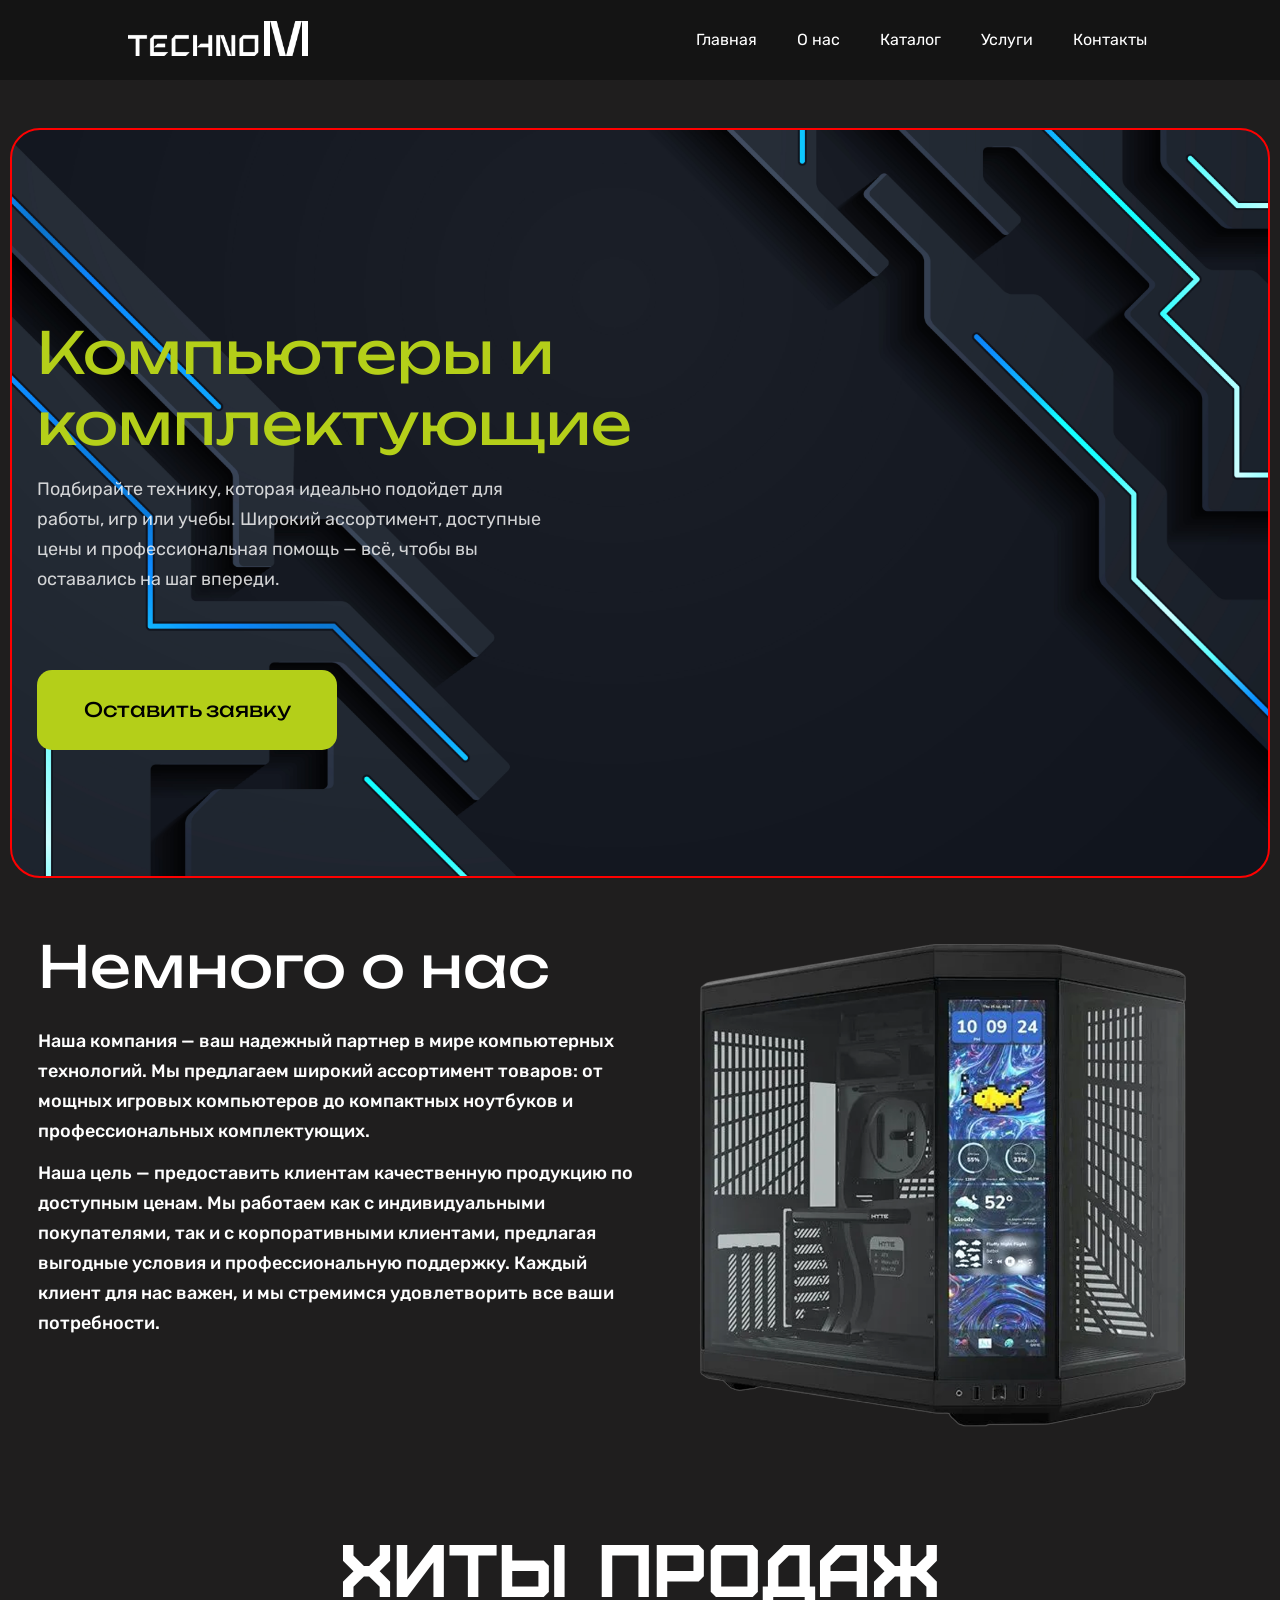
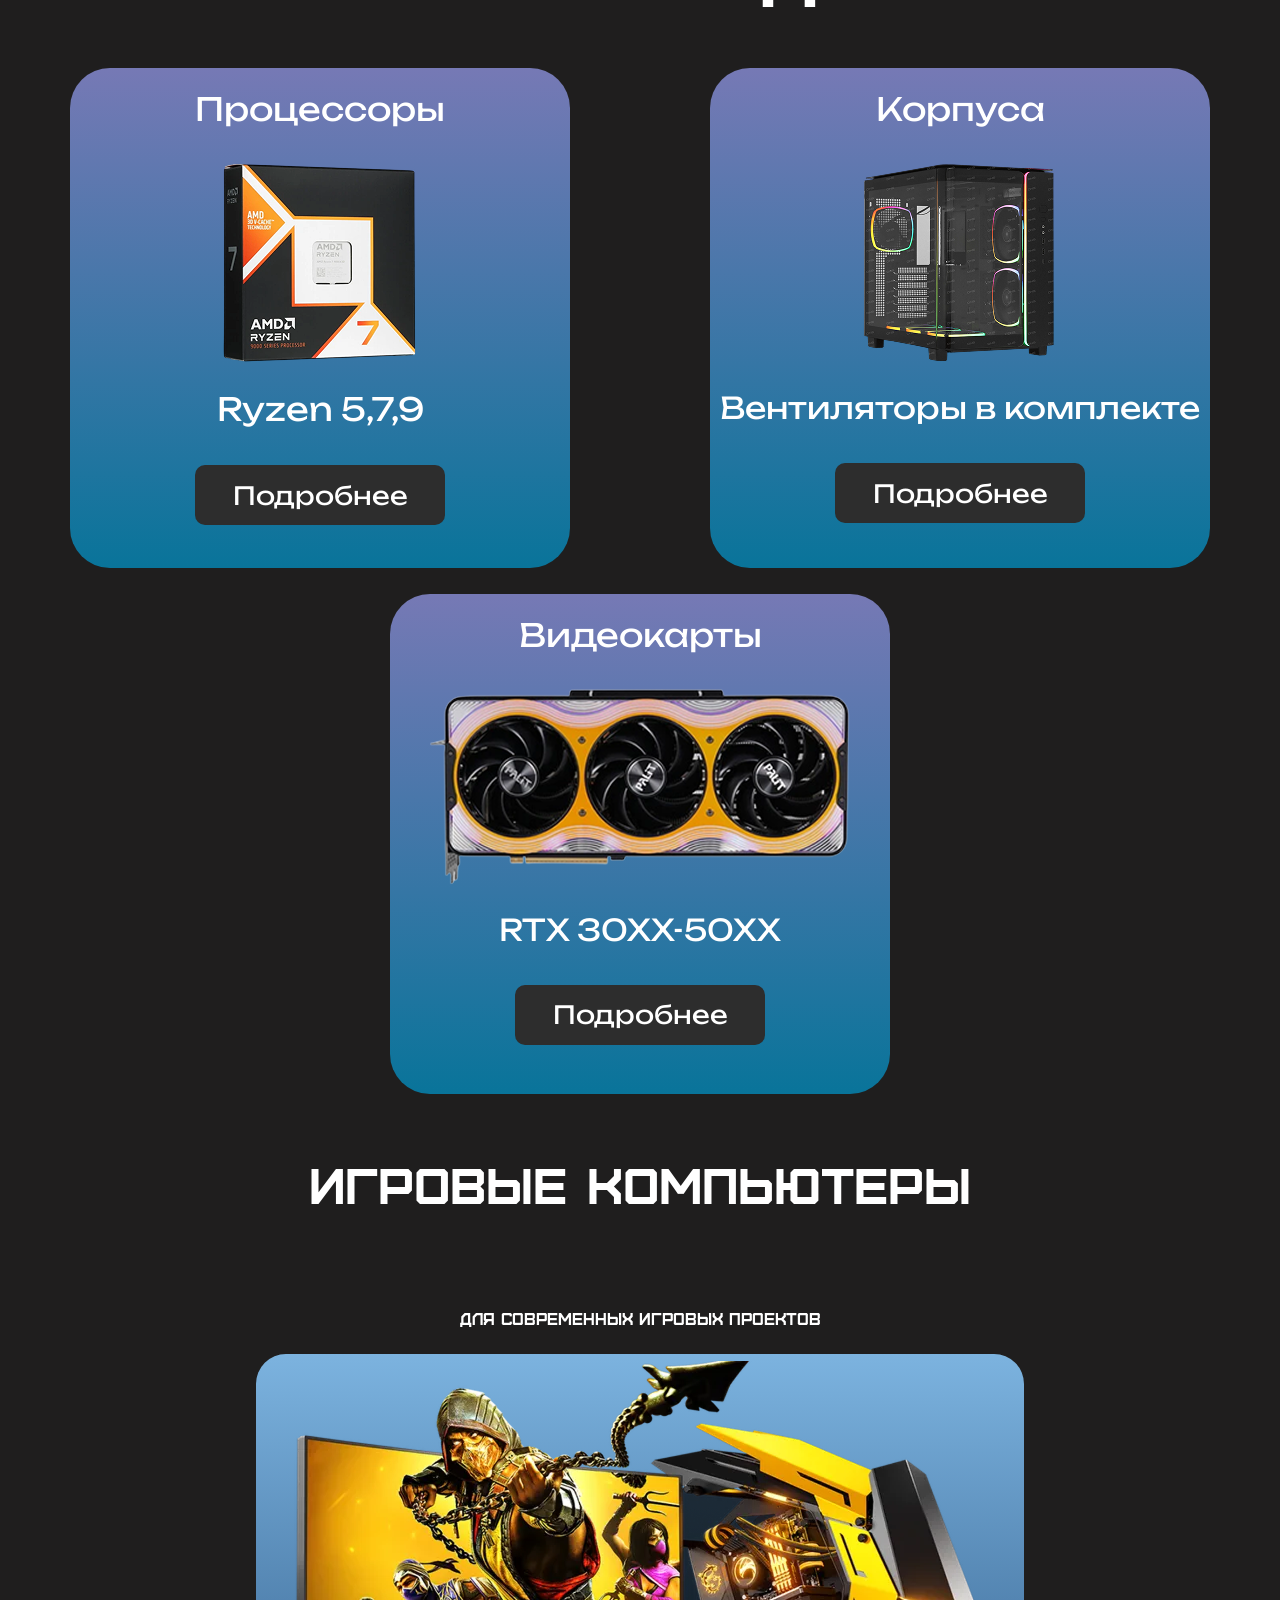
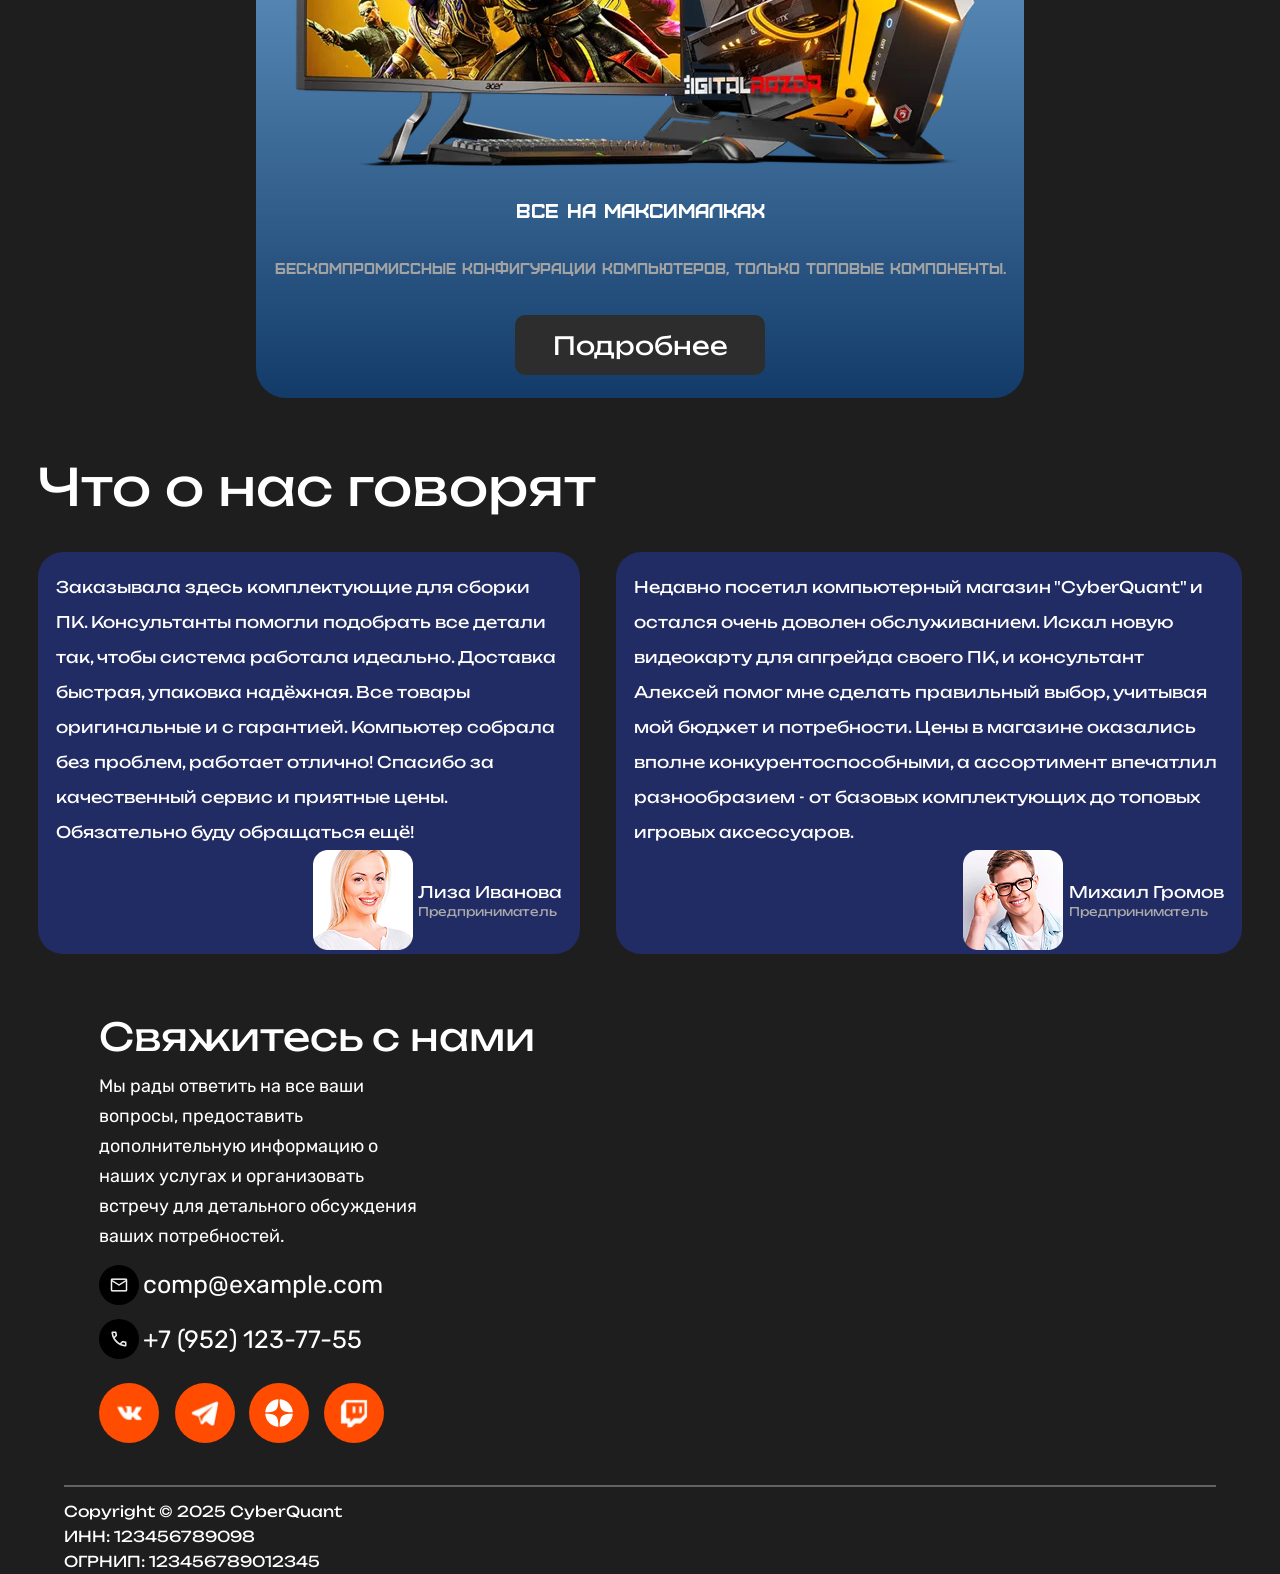
<file: index.html>
<!DOCTYPE html>
<html lang="en">
<head>
  <meta charset="UTF-8">
  <meta name="viewport" content="width=device-width, initial-scale=1.0">
  <meta http-equiv="X-UA-Compatible" content="IE=7">
  <title>Document</title>
  <link rel="stylesheet" href="./reset.css">
  <link rel="stylesheet" href="./style.css">
  <link rel="preconnect" href="https://fonts.googleapis.com">
  <link rel="preconnect" href="https://fonts.gstatic.com" crossorigin>
  <link href="https://fonts.googleapis.com/css2?family=Caveat:wght@400..700&family=Rubik:ital,wght@0,300..900;1,300..900&display=swap" rel="stylesheet">
  <link rel="preconnect" href="https://fonts.googleapis.com">
  <link rel="preconnect" href="https://fonts.gstatic.com" crossorigin>
  <link href="https://fonts.googleapis.com/css2?family=Caveat:wght@400..700&family=Rubik:ital,wght@0,300..900;1,300..900&family=Unbounded:wght@200..900&display=swap" rel="stylesheet">
</head>
<body>
  <div class="box">
  <header>
    <div class="qwe">
      <div class="foto-logo">
        <a href="../home/index.html"></a>
        <img class="glavfoto" src="../image/Technom.png" alt="">
      </a>
      </div>


    <nav>
     
      <input id="burger-toggle" type="checkbox">
      <label for="burger-toggle">
        <span></span>
      </label>
      <ul class="header__list">
        <li>
          <a href="../home/index.html" class="header__link">Главная</a>
        </li>
        <li>
          <a href="../Onas/Onas.html" class="header__link">О нас</a>
        </li>
        <li>
          <a href="../Katalog/katalog.html" class="header__link">Каталог</a>
        </li>
        <li>
          <a href="../Uslugii/Uslugi.html" class="header__link">Услуги</a>
        </li>
        <li>
          <a href="../Kont/Kontakti.html" class="header__link">Контакты</a>
        </li>
      </ul>
    </nav>
  </div>
  </header>


  <div class="main">
    <div class="comp">
      <div class="text-comp">




        <div class="text">
          <div class="and">
            <div class="compi_i">
              <span class="text-block">Компьютеры и</span>
            </div>

            <div class="components">
              <span class="text-block">комплектующие</span>
            </div>
          </div>


          <div class="pod">
            <span class="txt-block">Подбирайте технику, которая идеально подойдет для работы, игр или учебы. 
              Широкий ассортимент, доступные цены и профессиональная помощь — всё, чтобы вы оставались на шаг впереди.</span>
          </div>


          <div class="but">
            <div class="bu">
              <button id="pop" class="btn">Оставить заявку</button>
            </div>
          </div>
        </div>
      </div>
    </div>



    <div class="nemnogo">
     <div class="ves">
      <div class="ons">
        <span class="text1">Немного о нас</span>
      </div>

      <div class="dalee">
        <span class="text2">Наша компания — ваш надежный партнер в мире компьютерных технологий. 
          Мы предлагаем широкий ассортимент товаров: от мощных игровых компьютеров до компактных ноутбуков и профессиональных комплектующих.</span>
      </div>

      <div class="cel">
        <span class="text2">Наша цель — предоставить клиентам качественную продукцию по доступным ценам. 
          Мы работаем как с индивидуальными покупателями, так и с корпоративными клиентами, предлагая выгодные условия и профессиональную поддержку. 
          Каждый клиент для нас важен, и мы стремимся удовлетворить все ваши потребности.</span>
      </div>
     </div>


       <div class="fuoto">
          <img class="pk" src="../image/7207716498 1-Photoroom.png">
       </div>
    </div>

    <div class="hit">
      <div class="hiti">
        <span class="furor">хиты продаж</span>
      </div>



      <div class="prod">

          <div class="prodi">
            <div class="txt2">
              <span class="unbou">Процессоры</span>
            </div>


            <div class="txt3">
              <img class="proc" src="../image/amd.png">
            </div>


            <div class="txt4">
              <span class="unbou">Ryzen 5,7,9</span>
            </div>


            <div class="txt5">
              <button id="next" onclick="tri()" class="bt">Подробнее</button>
            </div>
          </div>
       
      
        <div class="prodi">
          <div class="txt2">
            <span class="unbou">Корпуса</span>
          </div>


          <div class="txt3">
            <img class="proc" src="../image/case2.png">
          </div>


          <div class="txt44">
            <span class="doom">Вентиляторы в комплекте</span>
          </div>


          <div class="txt6">
            <button id="hot" onclick="too()" class="bt">Подробнее</button>
          </div>
        </div>

        
        <div class="prodi">
          <div class="txt2">
            <span class="unbou">Видеокарты</span>
          </div>


          <div class="txt3">
            <img class="vid" src="../image/videocard.png">
          </div>


          <div class="txt444">
            <span class="doom">RTX 30XX-50XX</span>
          </div>


          <div class="txt7">
            <button id="job" onclick="tos()" class="bt">Подробнее</button>
          </div>
        </div>
      </div>
    </div>




    <div class="game-comp">
      <div class="text-game">
        <span class="txt8">Игровые компьютеры</span>
      </div>


      <div class="sovrem">
        <span class="txt9">Для современных игровых проектов</span>
      </div>


      <div class="razor">
        <div class="razor2">
        <div class="foto-razor">
          <img class="rz" src="../image/digital.png">
        </div>

        <div class="maxi">
          <span class="txt10">Все на максималках</span>
        </div>


        <div class="config">
          <span class="txt11">Бескомпромиссные конфигурации компьютеров, только топовые компоненты.</span>
        </div>


        <div class="txt12">
          <button id="yoo" onclick="tshk()" class="bte">Подробнее</button>
        </div>
      </div>
    </div>
  </div>






  <div class="otziv">

    <div class="what">
      <span class="txt13">Что о нас говорят</span>
    </div>







    <div class="all-otz">


    <div class="otz1">
      <div class="text52">
        <span class="txt17">Заказывала здесь комплектующие для сборки ПК. 
          Консультанты помогли подобрать все детали так, чтобы система работала идеально. 
          Доставка быстрая, упаковка надёжная. Все товары оригинальные  и с гарантией. 
          Компьютер собрала без проблем, работает отлично! Спасибо за качественный сервис и приятные цены.
          Обязательно буду обращаться ещё!</span>

        <div class="img-otz">
           <div class="lead">
            <div class="ft">
              <img class="liza" src="../image/image 8.png">
            </div>

            <div class="das">
              <div class="liza">
                <span class="txt55">Лиза Иванова</span>
              </div>



              <div class="prof">
                <span class="txt67">Предприниматель</span>
              </div>
            </div>
          </div>
          </div>
      </div>
    </div>




    <div class="otz2">
      <div class="text52">
        <span class="txt17">Недавно посетил компьютерный магазин "CyberQuant" и остался очень доволен обслуживанием. 
          Искал новую видеокарту для апгрейда своего ПК, и консультант Алексей помог мне сделать правильный выбор, учитывая мой бюджет и потребности. 
          Цены в магазине оказались вполне конкурентоспособными, а ассортимент впечатлил разнообразием - от базовых комплектующих до топовых игровых аксессуаров.</span>

          <div class="img-otz">
            <div class="lead">
             <div class="ft">
               <img class="liza" src="../image/image 9.png">
             </div>
 
             <div class="das">
               <div class="liza">
                 <span class="txt55">Михаил Громов</span>
               </div>
 
 
 
               <div class="prof">
                 <span class="txt67">Предприниматель</span>
               </div>
             </div>
      </div>
    </div>
  </div>
</div>
</div>
</div>


          <div class="footer">

          


            <div class="svaz2">

              <div class="text-full">
                <div class="svaz">
                  <span class="kak">Свяжитесь с нами</span>
                </div>
                <div class="text-left">
                  <span class="left1">Мы рады ответить на все ваши вопросы, предоставить дополнительную информацию 
                    о наших услугах и организовать встречу для детального обсуждения ваших потребностей.</span>
                </div>

                <div class="full-a">
                  <div class="email">
                    <div class="icon">
                     <img class="icon-e" src="../image/email.png">
                    </div>

                    <div class="kont">
                      <div class="com">
                        <span class="txt51">comp@example.com</span>
                      </div>
                    </div>
                  </div>



                  <div class="nomer">
                    <div class="email">
                      <div class="icon">
                       <img class="icon-e" src="../image/phone.png">
                      </div>
  
                      <div class="kont">
                        <div class="com">
                          <span class="txt51">+7 (952) 123-77-55</span>
                        </div>
                      </div>
                    </div>
                  </div>

                  <div class="social">
                    <a href="https://vk.com/hyperpc">
                      <div class="vk">
                      <img class="vko" src="../image/vk.png">
                    </div></a>
                    

                    <a class="lol" href="https://t.me/compshop_ru">
                      <div class="tg">
                        <img class="tgk" src="../image/tg.png">
                      </div>
                    </a>
                  

                    <a class="lol" href="https://dzen.ru/search?query=%D0%BA%D0%BE%D0%BC%D0%BF%D1%8E%D1%82%D0%B5%D1%80%D1%8B&sid=107846502613421929">
                    <div class="odnk">
                      <img class="od" src="../image/yandex.png">
                    </div>
                  </a>

                  <a class="lol" href="https://www.twitch.tv/recrent">
                    <div class="twitch">
                      <img class="tw" src="../image/twch.png">
                    </div>
                  </div>
                </a>
                </div>
              </div>



              <div class="karta">
                <iframe class="krt" src="https://yandex.ru/map-widget/v1/?um=constructor%3Abfa71dfaa9871346919c6ec67f2f9965579ebd0ee9f18b28ece5af31dbffdffe&amp;source=constructor" width="100%" height="100%" frameborder="0"></iframe>
              </div>
            </div>
        </div>

        <div class="her">
  <hr></hr>
 
 </div>

 <div class="foot">
    <div class="corp">
      <span>Copyright © 2025 CyberQuant</span>
    </div>

    <div class="corp">
      <span>ИНН: 123456789098</span>
    </div>

    <div class="corp">
      <span>ОГРНИП: 123456789012345</span>
    </div>


      <a href="#top" id="back-to-top" class="back-to-top" title="Back to top"><img src="../image/arr.png"></a>
</div>
  </div>
</div> 
</body>
<script src="../js/main.js"></script>
</html>
</file>
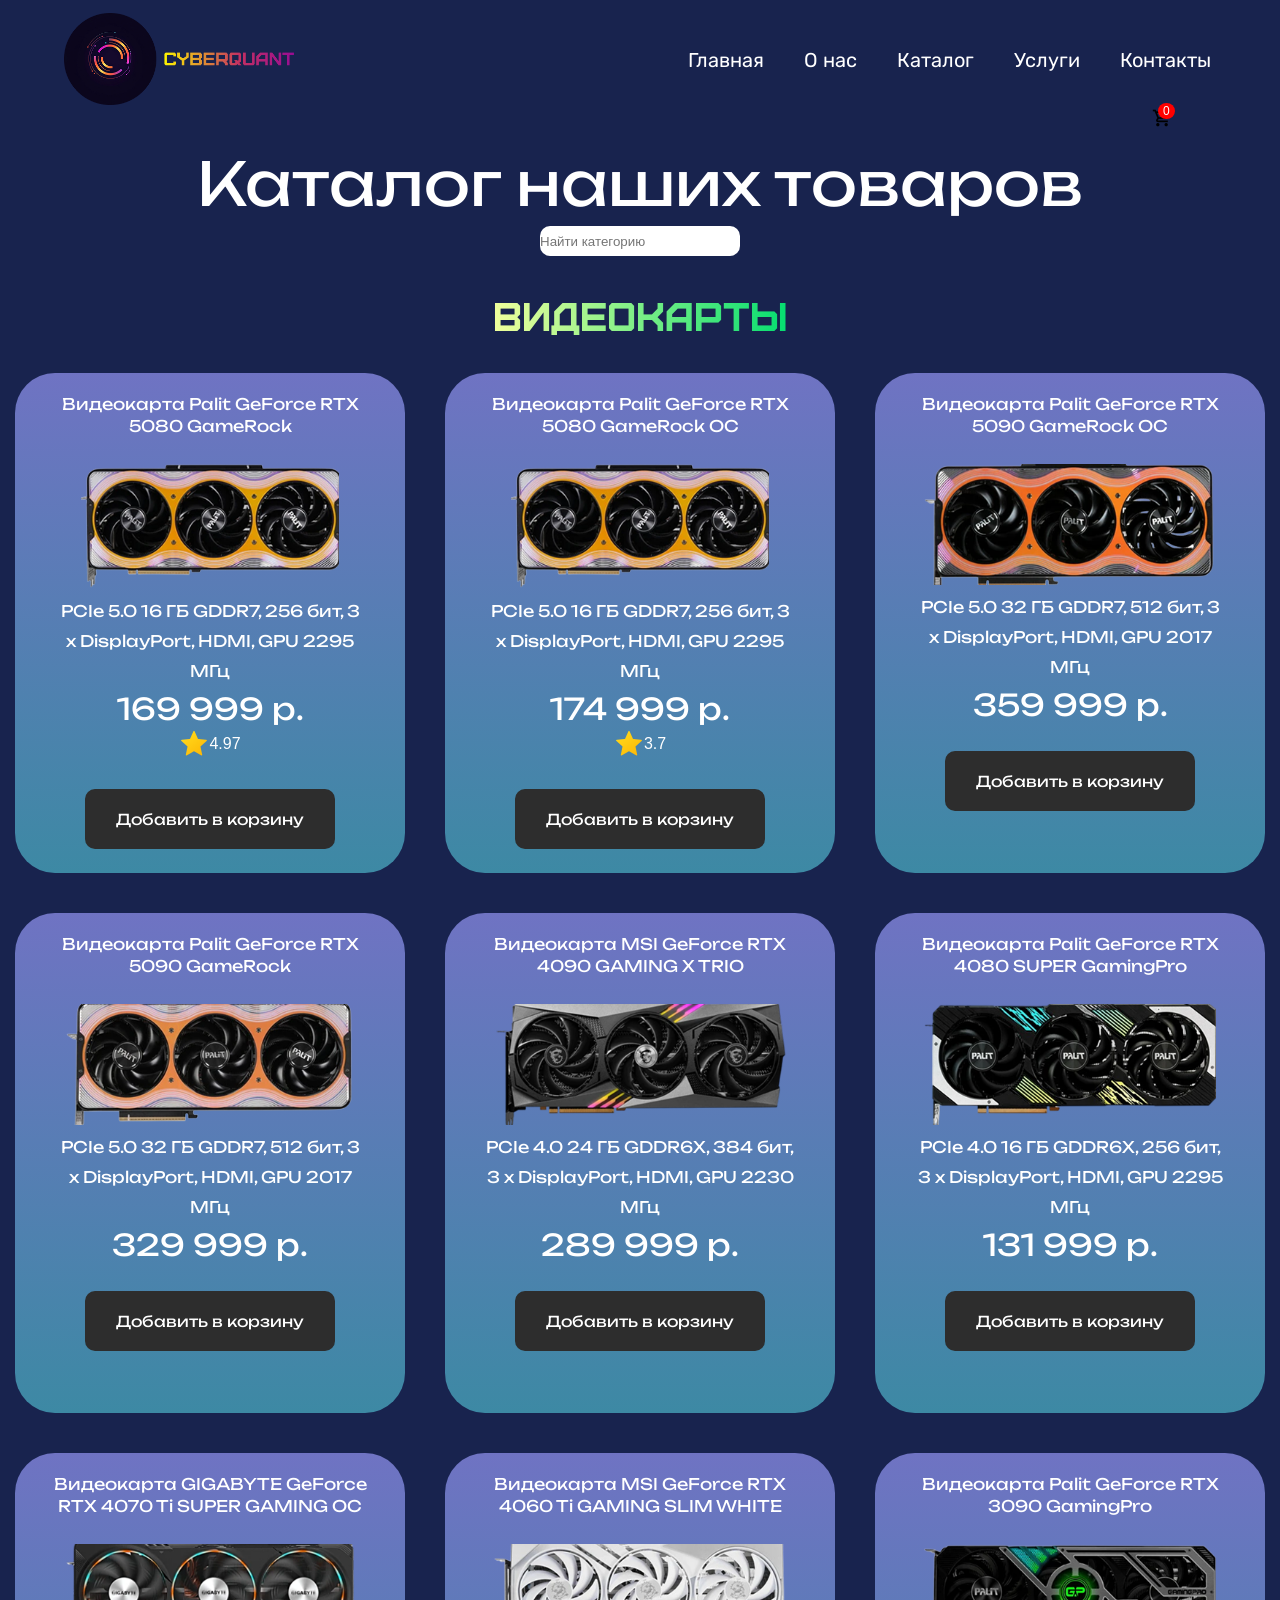
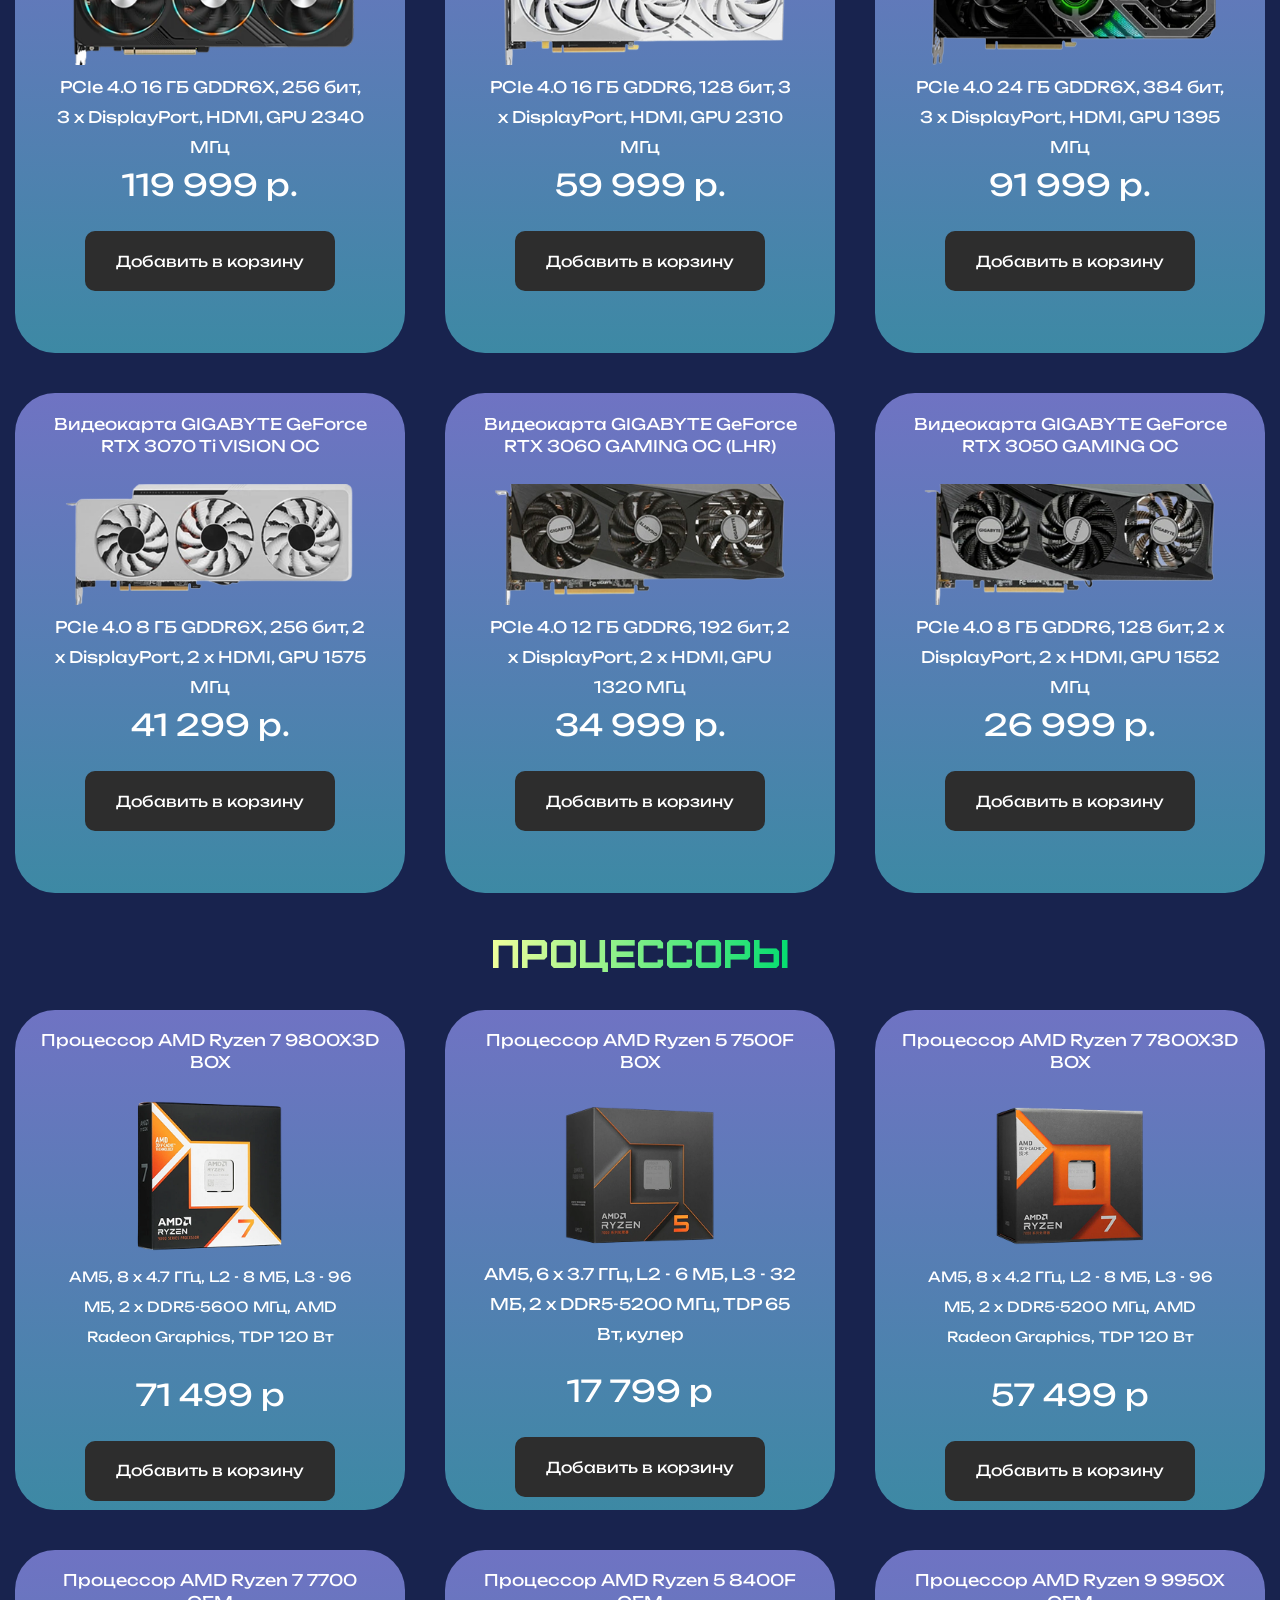
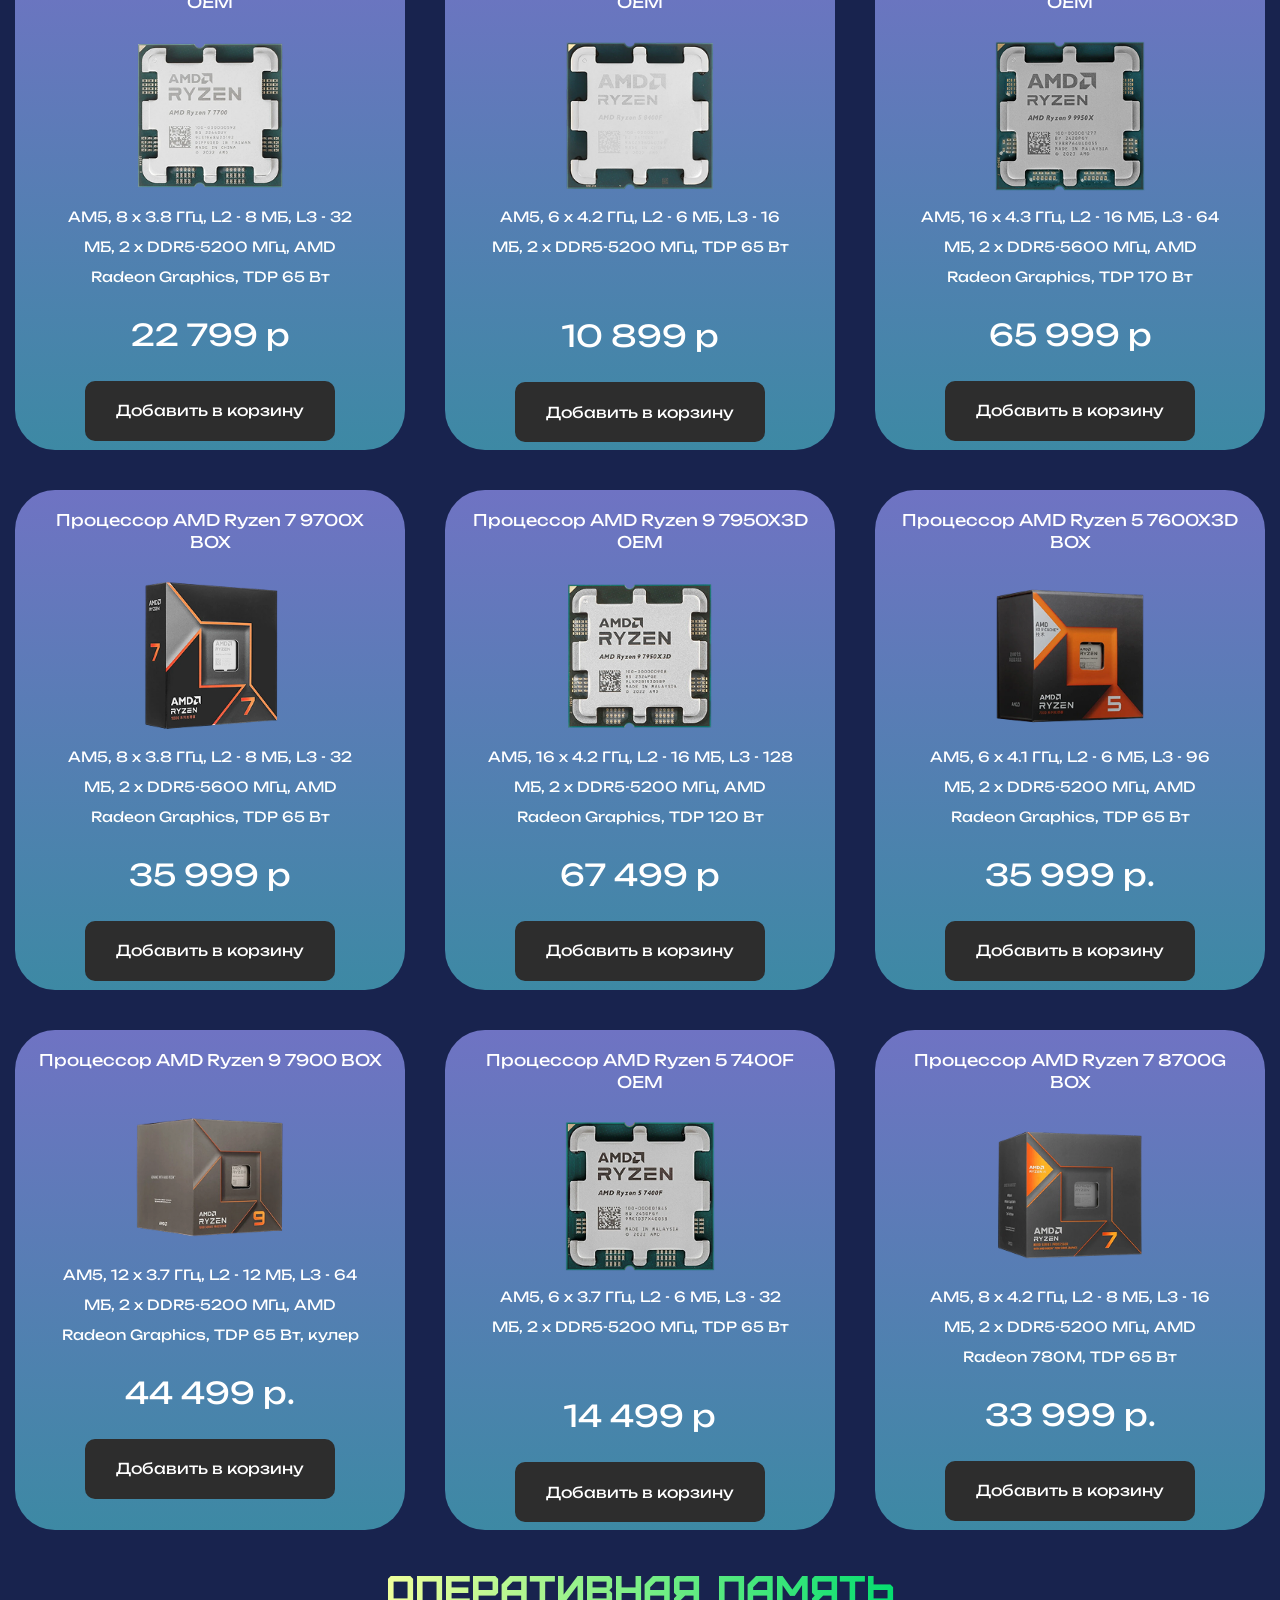
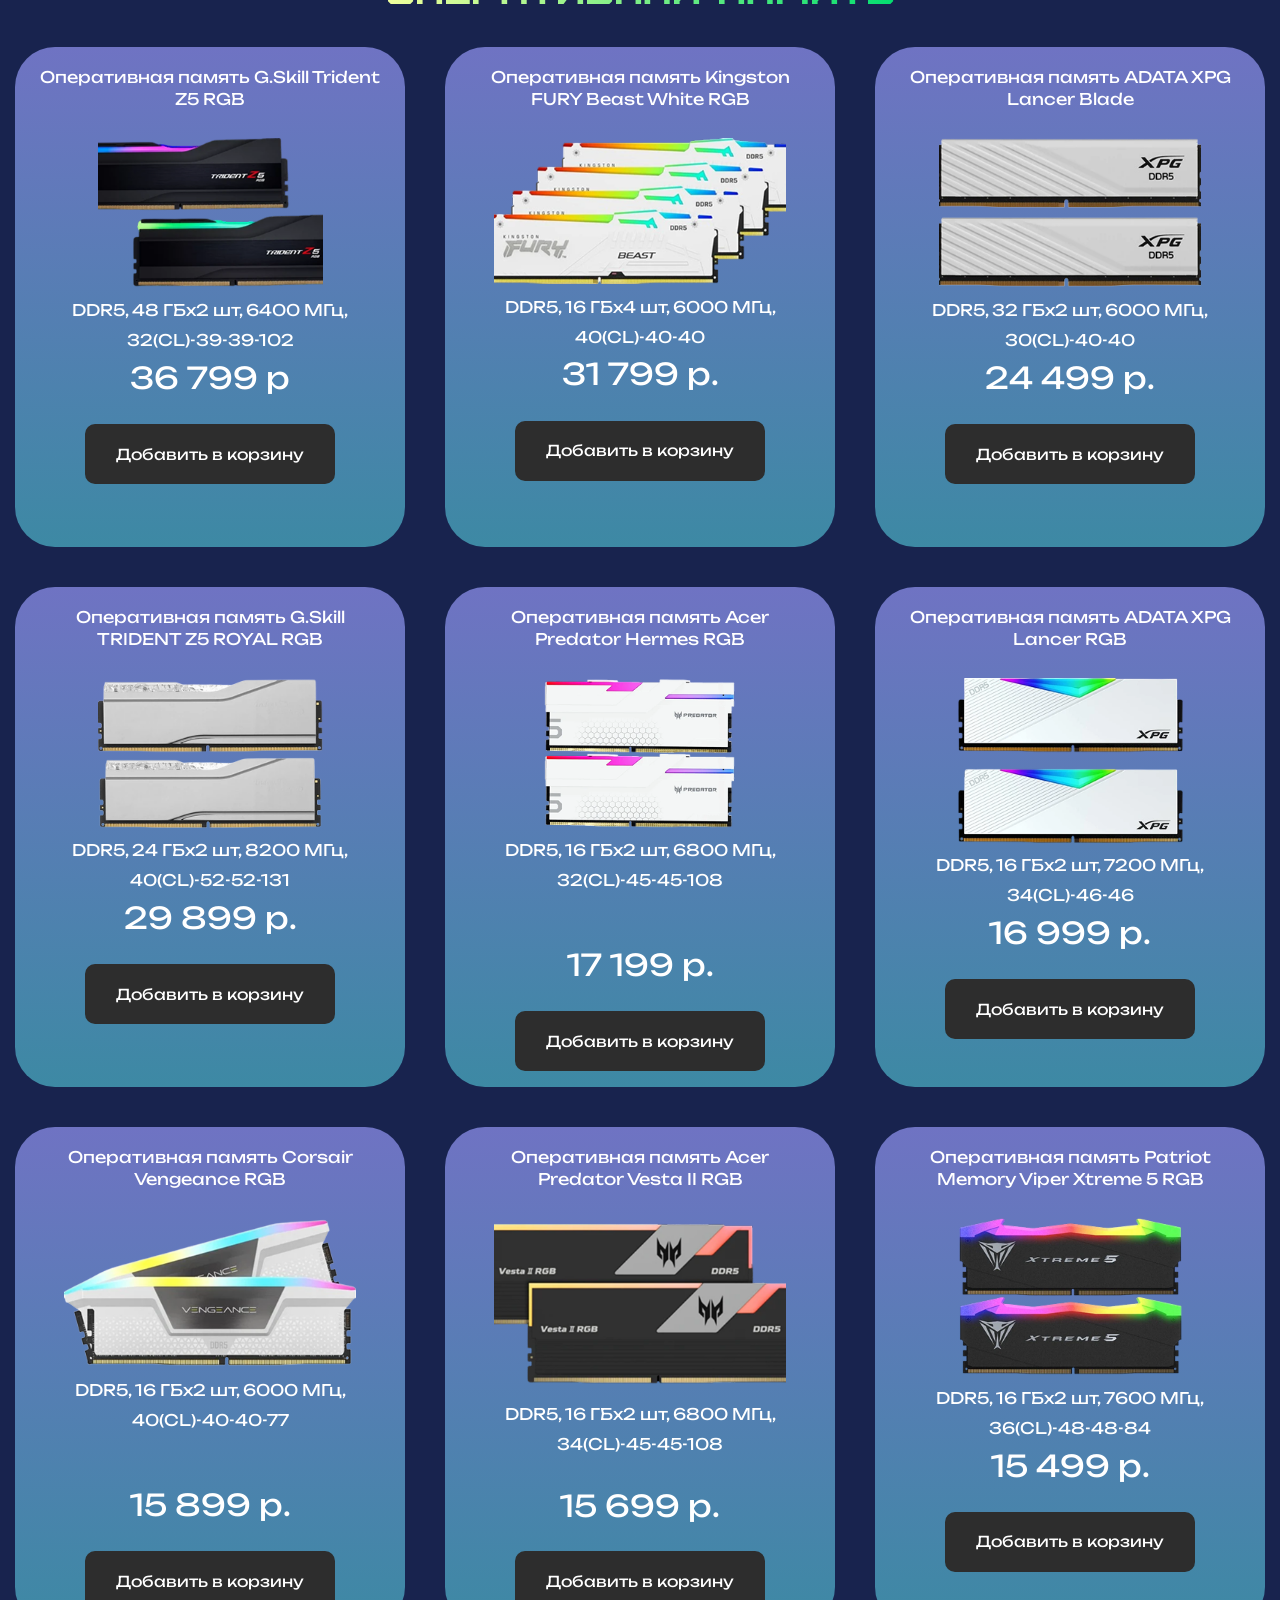
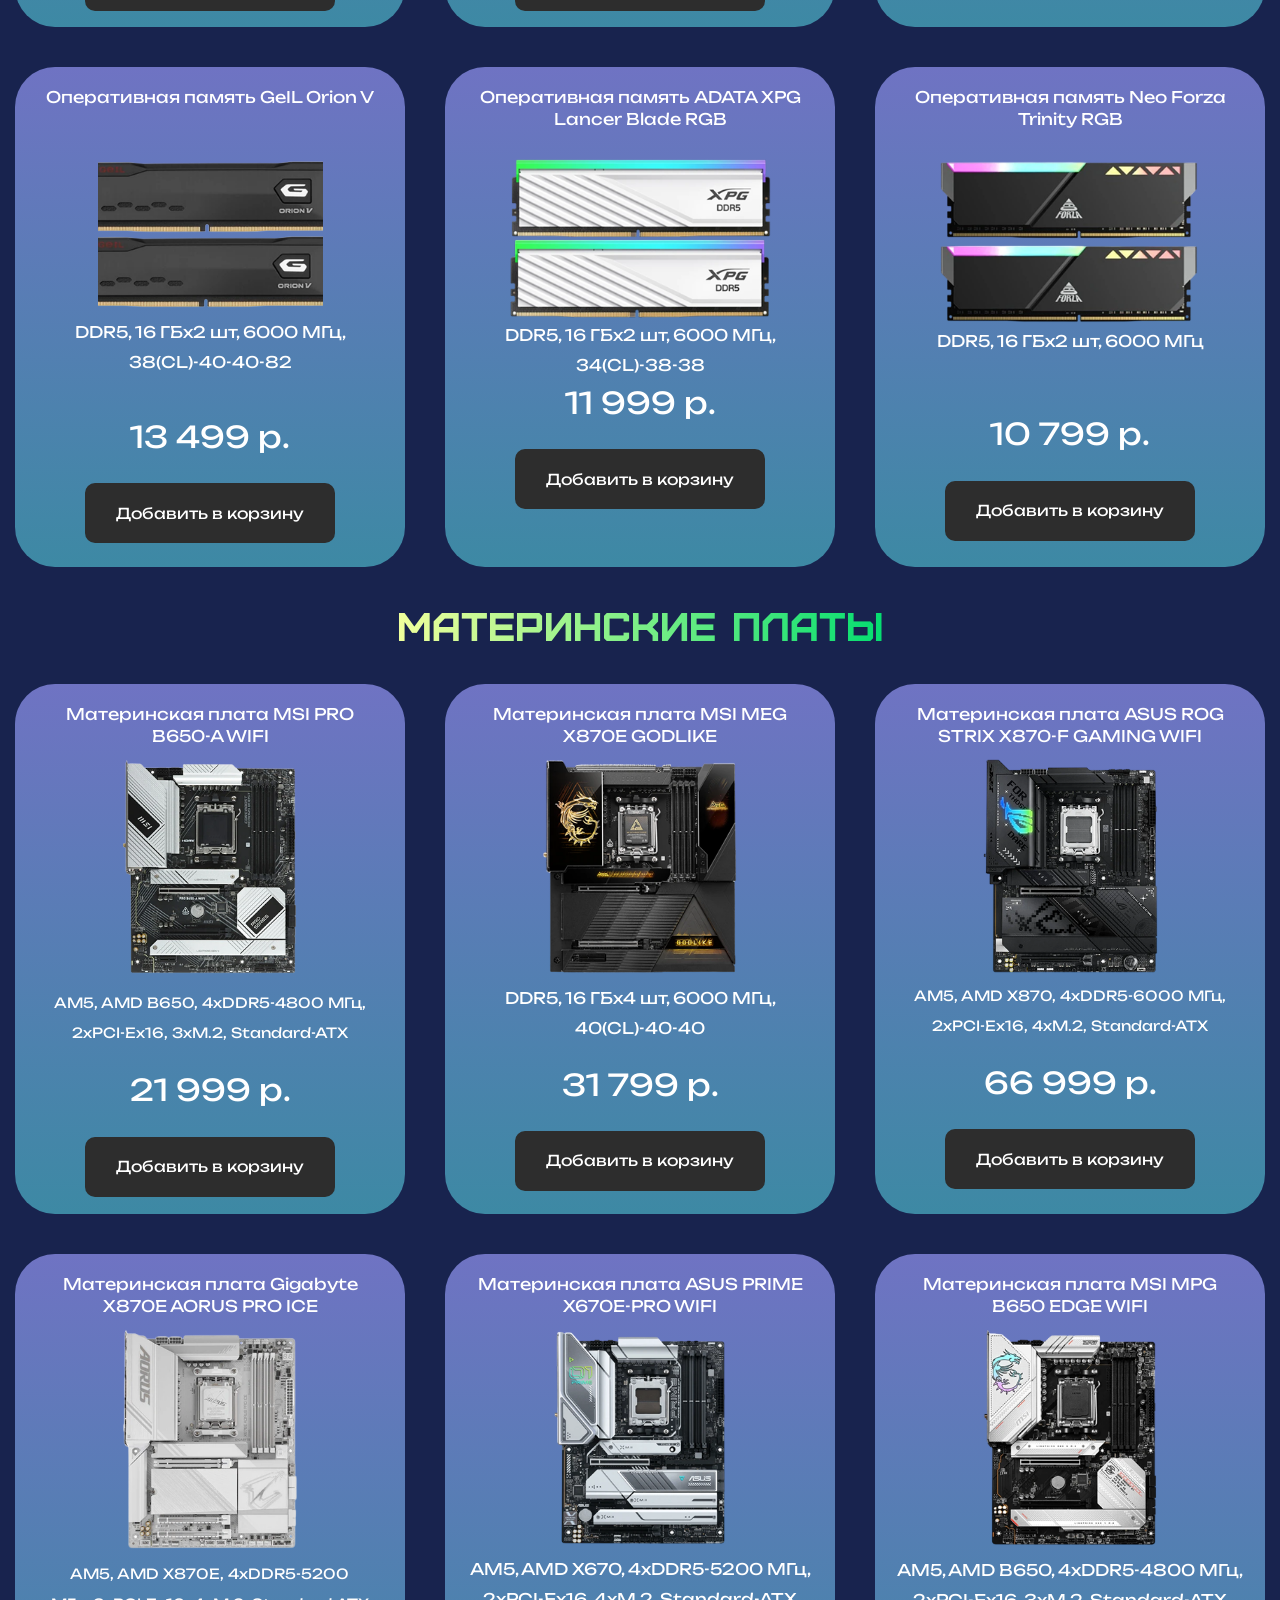
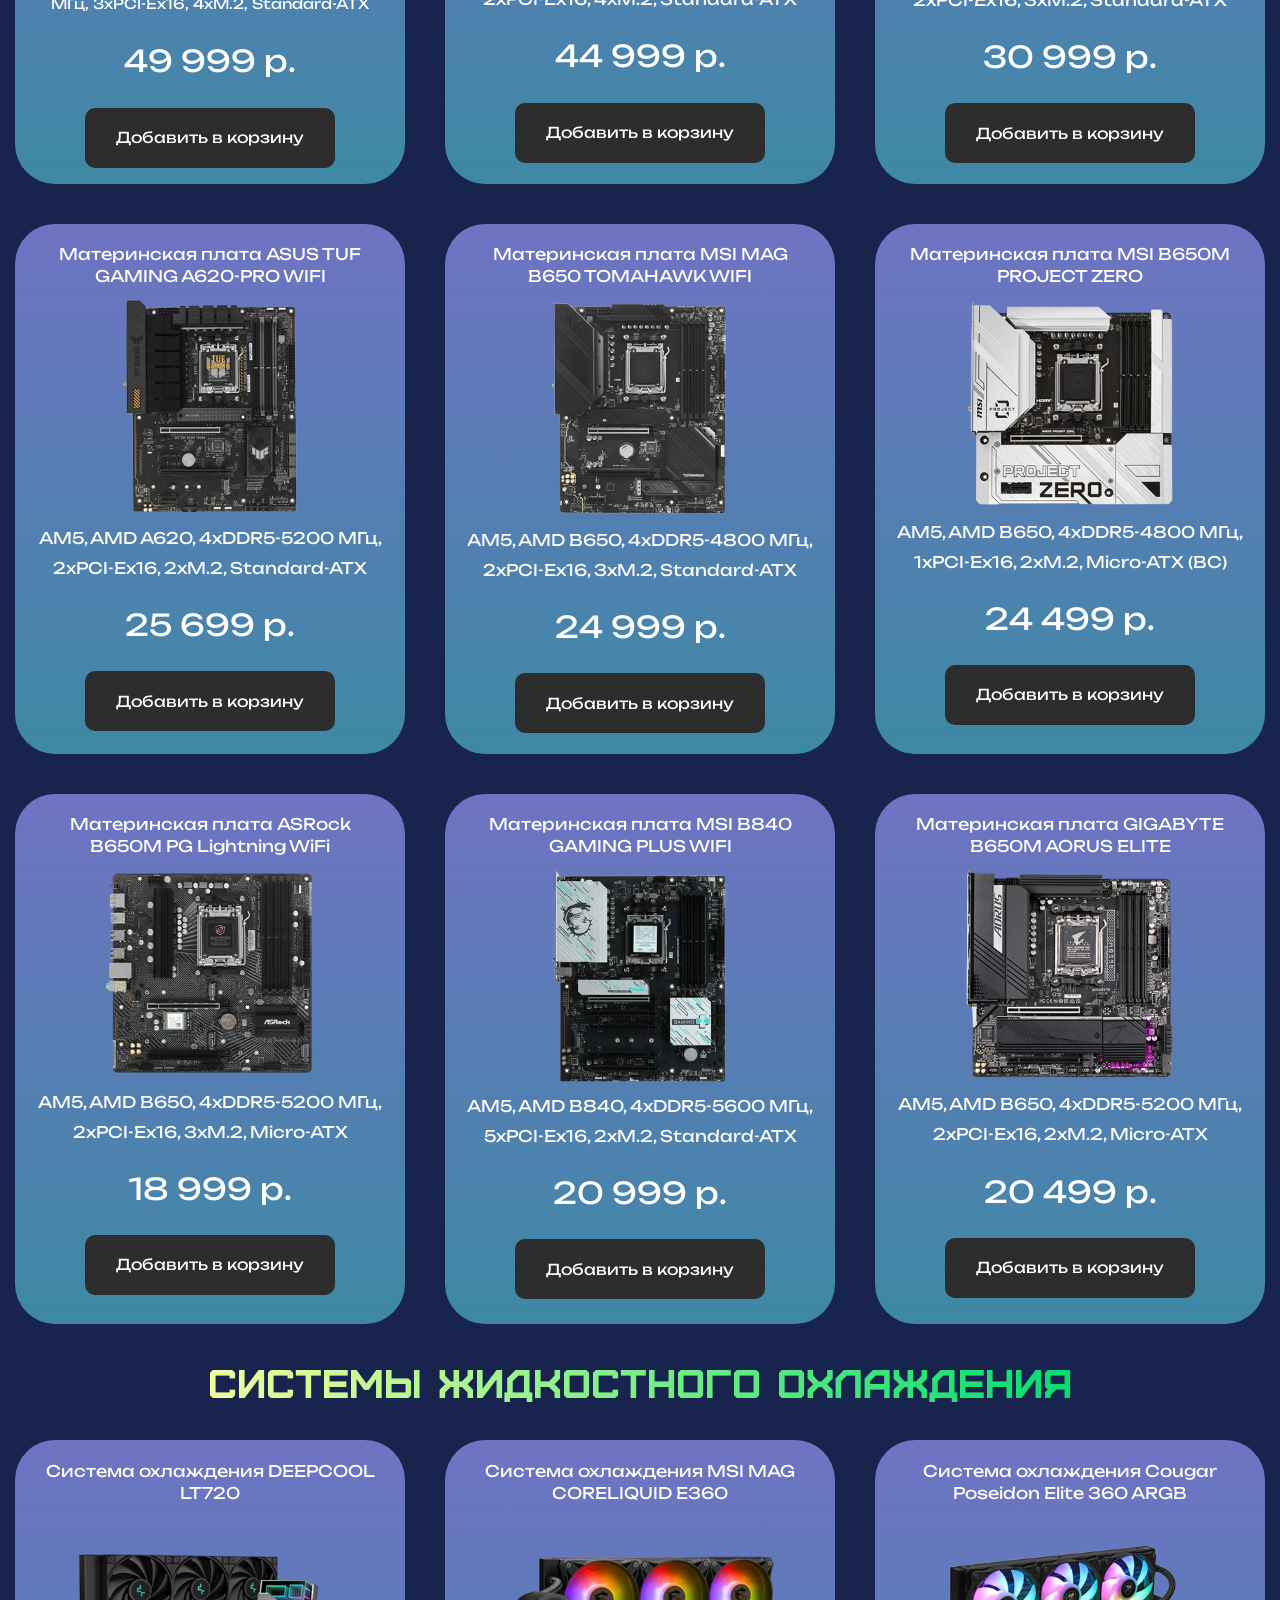
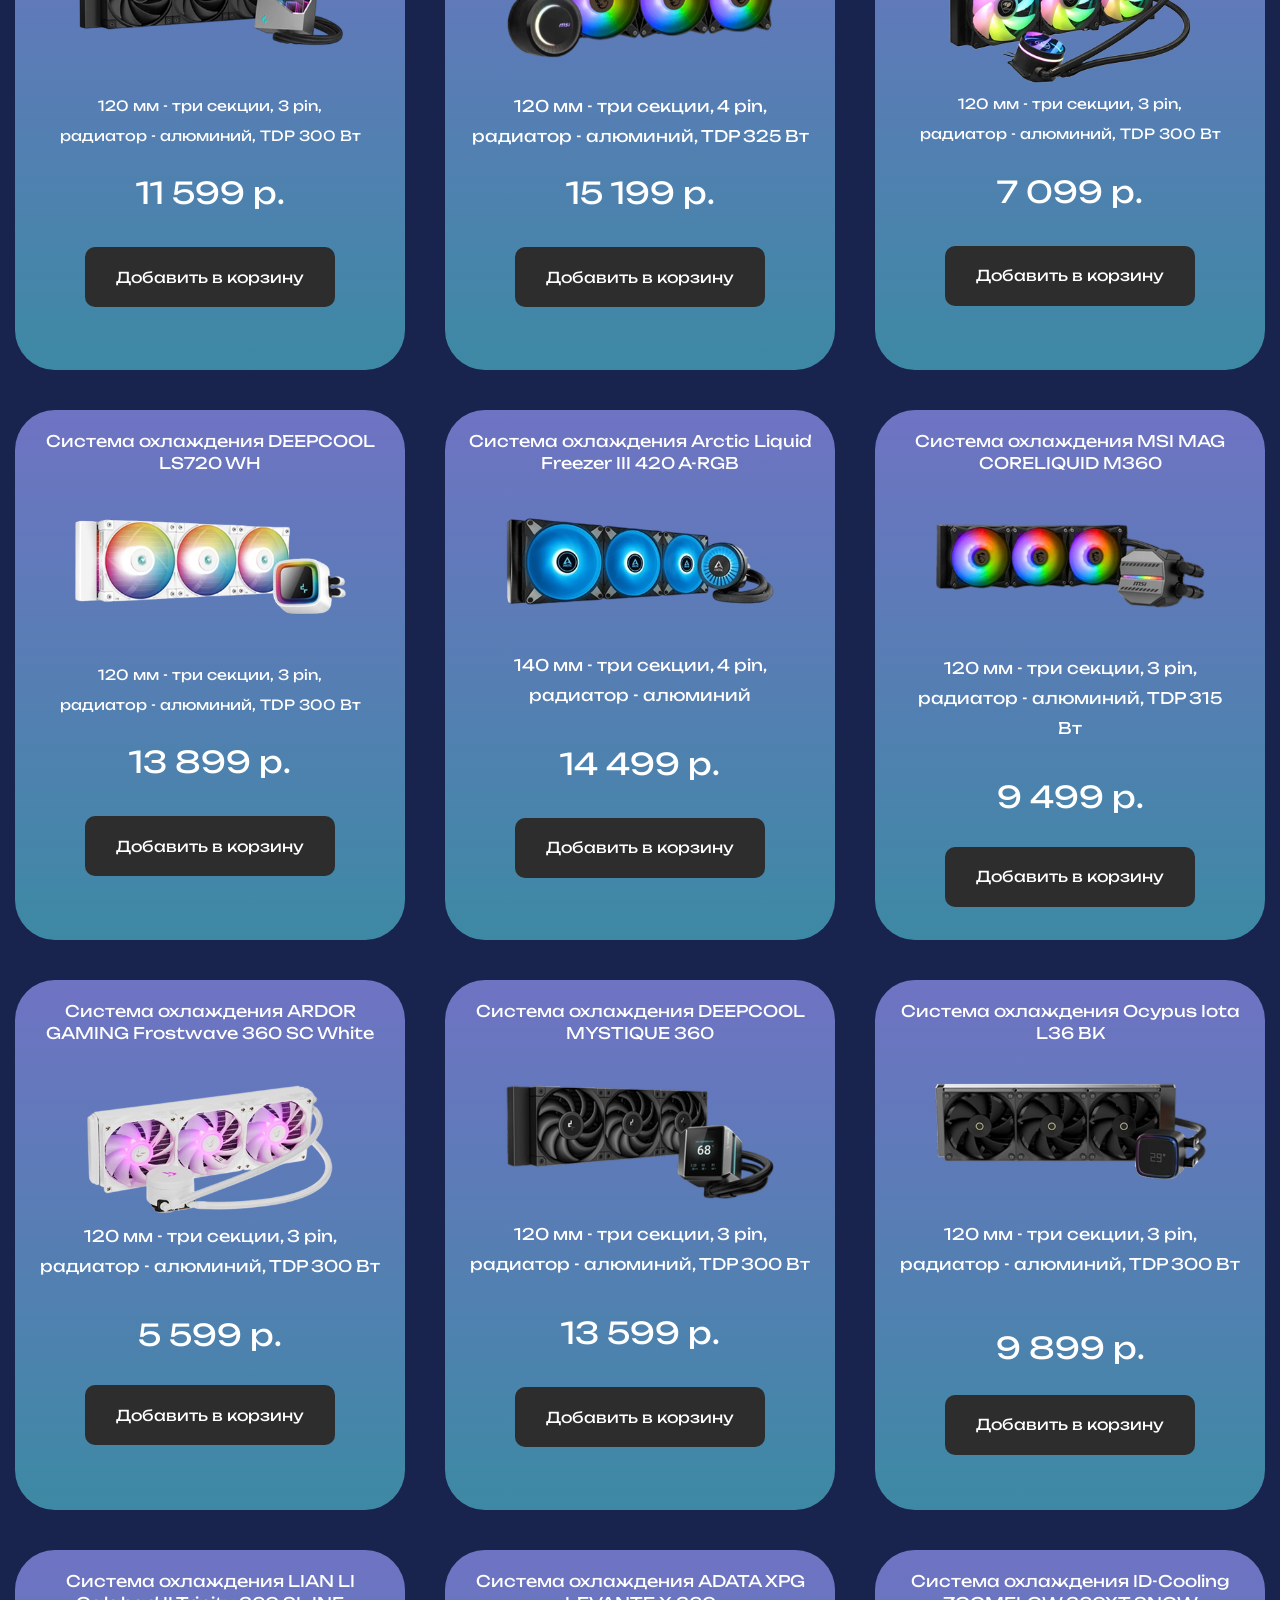
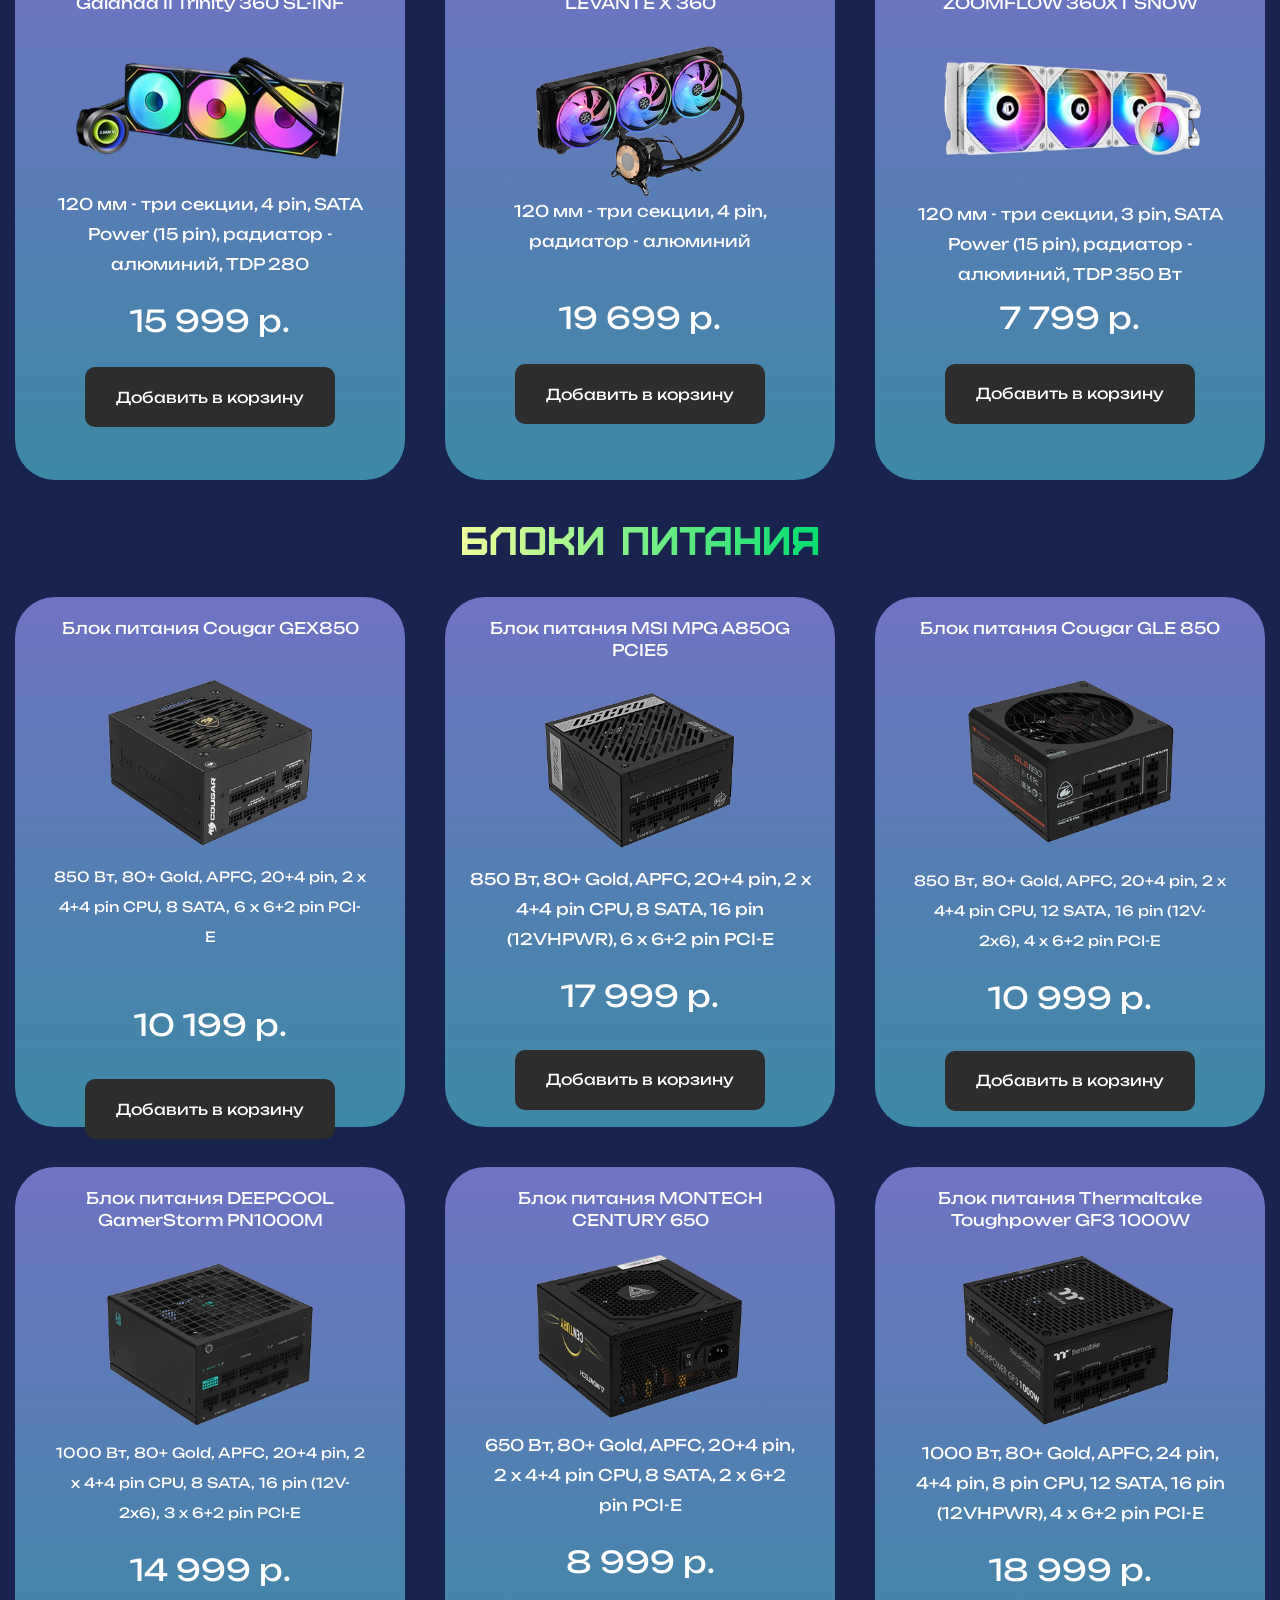
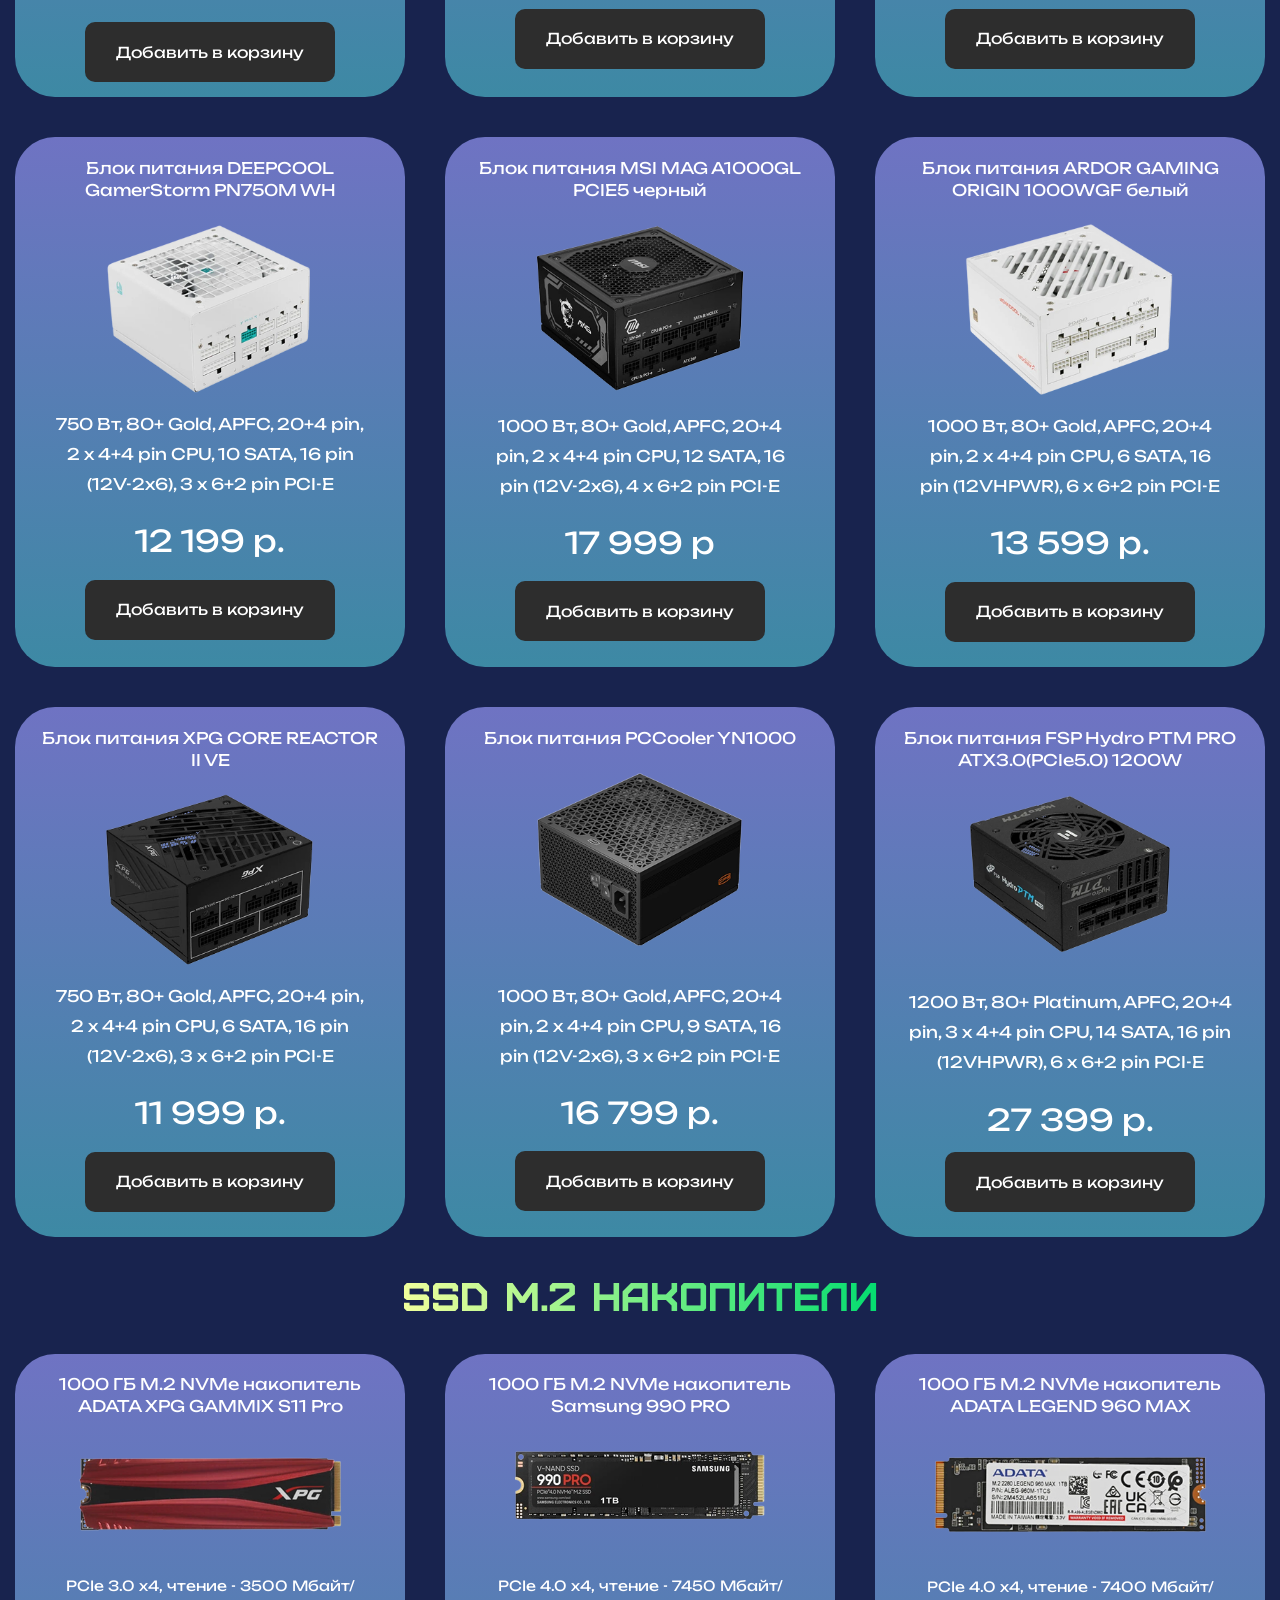
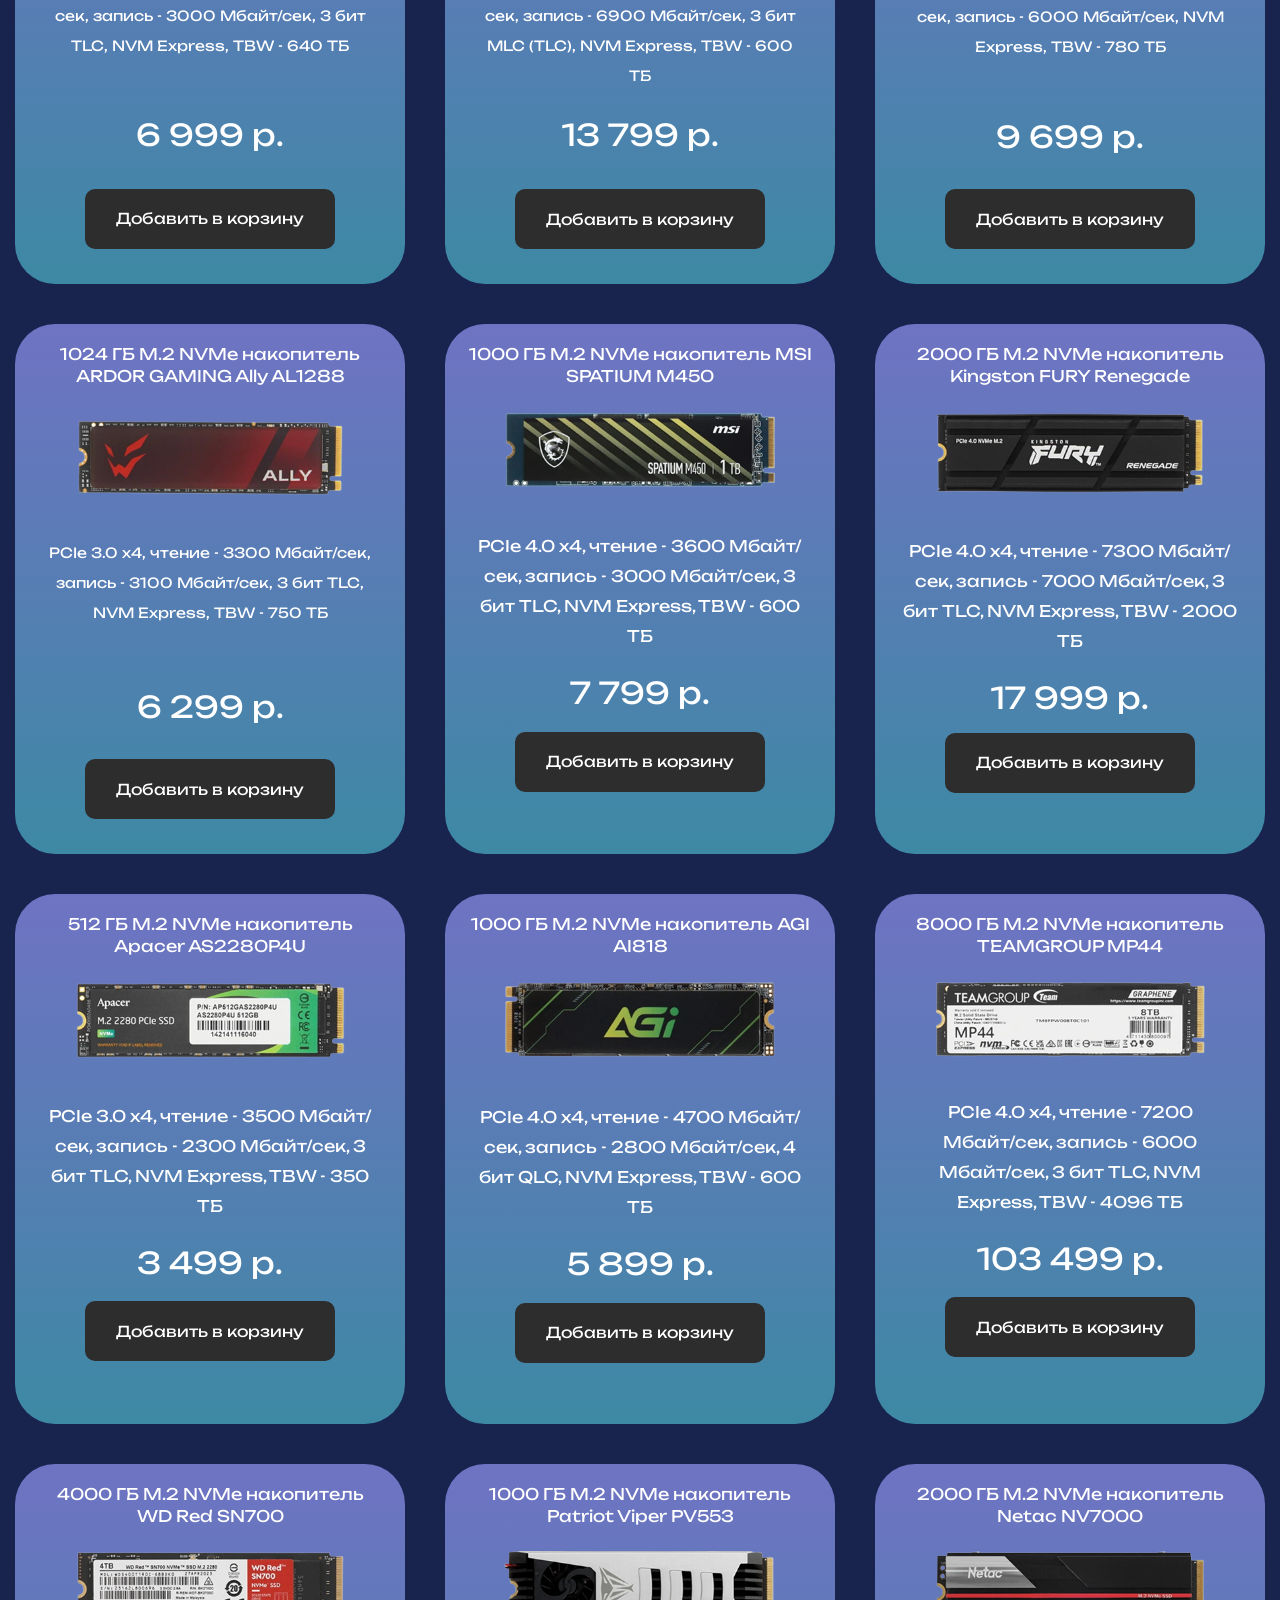
<file: Katalog/katalog.html>
<!DOCTYPE html>
<html lang="en">
<head>
    <meta charset="UTF-8">
    <meta name="viewport" content="width=device-width, initial-scale=1.0">
    <meta http-equiv="X-UA-Compatible" content="IE=7">
    <title>Document</title>
    <link rel="stylesheet" href="./reset-katalog.css">
    <link rel="stylesheet" href="./style-katalog.css">
    <link rel="preconnect" href="https://fonts.googleapis.com">
    <link rel="preconnect" href="https://fonts.gstatic.com" crossorigin>
    <link href="https://fonts.googleapis.com/css2?family=Caveat:wght@400..700&family=Rubik:ital,wght@0,300..900;1,300..900&display=swap" rel="stylesheet">
    <link rel="preconnect" href="https://fonts.googleapis.com">
    <link rel="preconnect" href="https://fonts.gstatic.com" crossorigin>
    <link href="https://fonts.googleapis.com/css2?family=Caveat:wght@400..700&family=Rubik:ital,wght@0,300..900;1,300..900&family=Unbounded:wght@200..900&display=swap" rel="stylesheet">
</head>
<body>
    <div class="box">
        <header>
          <div class="qwe">
          <nav>
            <a href="../home/index.html">
              <img class="glavfoto" src="../image/Group 163 (1).png" alt="">
            </a>
            <input id="burger-toggle" type="checkbox">
            <label for="burger-toggle">
              <span></span>
            </label>
            <ul class="header__list">
              <li>
                <a href="../home/index.html" class="header__link">Главная</a>
              </li>
              <li>
                <a href="../Onas/Onas.html" class="header__link">О нас</a>
              </li>
              <li>
                <a href="../Katalog/katalog.html" class="header__link">Каталог</a>
              </li>
              <li>
                <a href="../Uslugii/Uslugi.html" class="header__link">Услуги</a>
              </li>
              <li>
                <a href="../Kont/Kontakti.html" class="header__link">Контакты</a>
              </li>
            </ul>
          </nav>
        </div>
        <div class="cart-icon" onclick="toggleCart()">
          <img src="../drugoe/icons8-тележка-20.png">
          <span id="cartCount">0</span>
      </div>
    </header>
    
    <div id="cartDetails" class="cart-details" style="display: none;">
      <h2>Корзина</h2>
      <div class="big" id="cartItems"></div>
      <div class="total">
          <strong>Итого: <span class="wer" id="totalPrice">0</span> руб.</strong>
      </div>
  </div>

        <div class="full-katalog">

          <div class="nazv">
            <span class="txt" id="dog">Каталог наших товаров</span>
            <div class="zxc">
              <input placeholder="Найти категорию" class="cxz" type="text" id="elastic" />
            </div>
          </div>


          <div class="processor">
            <div class="nazv2">
              <span class="txt2">ВИДЕОКАРТЫ</span>
            </div>

            <div class="full-video">
              <div class="video">
                <div class="nazv3">
                  <span class="txt3">Видеокарта Palit GeForce RTX 5080 GameRock</span>
                </div>

                <div class="img-video">
                  <img class="vid" src="../videoc-img/5080.png">
                </div>

                <div class="feature">
                  <span class="txt4">PCIe 5.0 16 ГБ GDDR7, 256 бит, 3 x DisplayPort, HDMI, GPU 2295 МГц</span>
                </div>

                <div class="price">
                  <span class="txt5">169 999 р.</span>
                </div>

                <div class="price421">
                  <div class="rew"><img src="icons8-звезда-30.png"><span class="trt">4.97</span></div>
                </div>

                <div class="knopka">
                  <button class="bt" onclick="addToCart('Видеокарта Palit GeForce RTX 5080 GameRock', 169.999)">Добавить в корзину</button>
                </div>
              </div>


              <div class="video">
                <div class="nazv3">
                  <span class="txt3">Видеокарта Palit GeForce RTX 5080 GameRock OC</span>
                </div>

                <div class="img-video">
                  <img class="vid" src="../videoc-img/5080oc.png">
                </div>

                <div class="feature">
                  <span class="txt4">PCIe 5.0 16 ГБ GDDR7, 256 бит, 3 x DisplayPort, HDMI, GPU 2295 МГц</span>
                </div>

                <div class="price">
                  <span class="txt5">174 999 р.</span>
                </div>

                <div class="price421">
                  <div class="rew"><img src="icons8-звезда-30.png"><span class="trt">3.7</span></div>
                </div>

                <div class="knopka">
                  <button class="bt" onclick="addToCart('Видеокарта Palit GeForce RTX 5080 GameRock OC', 174.999)">Добавить в корзину</button>
                </div>
              </div>




              <div class="video">
                <div class="nazv3">
                  <span class="txt3">Видеокарта Palit GeForce RTX 5090 GameRock OC</span>
                </div>

                <div class="img-video">
                  <img class="vid" src="../videoc-img/5090oc.png">
                </div>

                <div class="feature">
                  <span class="txt4">PCIe 5.0 32 ГБ GDDR7, 512 бит, 3 x DisplayPort, HDMI, GPU 2017 МГц</span>
                </div>

                <div class="price">
                  <span class="txt5">359 999 р.</span>
                </div>

                <div class="knopka">
                  <button class="bt" onclick="addToCart('Видеокарта Palit GeForce RTX 5090 GameRock OC', 359.999)">Добавить в корзину</button>
                </div>
              </div>



              <div class="video">
                <div class="nazv3">
                  <span class="txt3">Видеокарта Palit GeForce RTX 5090 GameRock</span>
                </div>

                <div class="img-video">
                  <img class="vid" src="../videoc-img/5090.png">
                </div>

                <div class="feature">
                  <span class="txt4">PCIe 5.0 32 ГБ GDDR7, 512 бит, 3 x DisplayPort, HDMI, GPU 2017 МГц</span>
                </div>

                <div class="price">
                  <span class="txt5">329 999 р.</span>
                </div>

                <div class="knopka">
                  <button class="bt" onclick="addToCart('Видеокарта Palit GeForce RTX 5090 GameRock', 329.999)">Добавить в корзину</button>
                </div>
              </div>



              <div class="video">
                <div class="nazv3">
                  <span class="txt3">Видеокарта MSI GeForce RTX 4090 GAMING X TRIO</span>
                </div>

                <div class="img-video">
                  <img class="vid" src="../videoc-img/4090.png">
                </div>

                <div class="feature">
                  <span class="txt4">PCIe 4.0 24 ГБ GDDR6X, 384 бит, 3 x DisplayPort, HDMI, GPU 2230 МГц</span>
                </div>

                <div class="price">
                  <span class="txt5">289 999 р.</span>
                </div>

                <div class="knopka">
                  <button class="bt" onclick="addToCart('Видеокарта MSI GeForce RTX 4090 GAMING X TRIO', 289.999)">Добавить в корзину</button>
                </div>
              </div>


              <div class="video">
                <div class="nazv3">
                  <span class="txt3">Видеокарта Palit GeForce RTX 4080 SUPER GamingPro</span>
                </div>

                <div class="img-video">
                  <img class="vid" src="../videoc-img/4080s.png">
                </div>

                <div class="feature">
                  <span class="txt4">PCIe 4.0 16 ГБ GDDR6X, 256 бит, 3 x DisplayPort, HDMI, GPU 2295 МГц</span>
                </div>

                <div class="price">
                  <span class="txt5">131 999 р.</span>
                </div>

                <div class="knopka">
                  <button class="bt" onclick="addToCart('Видеокарта Palit GeForce RTX 4080 SUPER GamingPro', 131.999)">Добавить в корзину</button>
                </div>
              </div>



              <div class="video">
                <div class="nazv3">
                  <span class="txt3">Видеокарта GIGABYTE GeForce RTX 4070 Ti SUPER GAMING OC</span>
                </div>

                <div class="img-video">
                  <img class="vid" src="../videoc-img/4070ti s.png">
                </div>

                <div class="feature">
                  <span class="txt4">PCIe 4.0 16 ГБ GDDR6X, 256 бит, 3 x DisplayPort, HDMI, GPU 2340 МГц</span>
                </div>

                <div class="price">
                  <span class="txt5">119 999 р.</span>
                </div>

                <div class="knopka">
                  <button class="bt" onclick="addToCart('Видеокарта GIGABYTE GeForce RTX 4070 Ti SUPER GAMING OC', 119.999)">Добавить в корзину</button>
                </div>
              </div>



              <div class="video">
                <div class="nazv3">
                  <span class="txt3">Видеокарта MSI GeForce RTX 4060 Ti GAMING SLIM WHITE</span>
                </div>

                <div class="img-video">
                  <img class="vid" src="../videoc-img/4060ti.png">
                </div>

                <div class="feature">
                  <span class="txt4">PCIe 4.0 16 ГБ GDDR6, 128 бит, 3 x DisplayPort, HDMI, GPU 2310 МГц</span>
                </div>

                <div class="price">
                  <span class="txt5">59 999 р.</span>
                </div>

                <div class="knopka">
                  <button class="bt" onclick="addToCart('Видеокарта MSI GeForce RTX 4060 Ti GAMING SLIM WHITE', 59.999)">Добавить в корзину</button>
                </div>
              </div>



              <div class="video">
                <div class="nazv3">
                  <span class="txt3">Видеокарта Palit GeForce RTX 3090 GamingPro</span>
                </div>

                <div class="img-video">
                  <img class="vid" src="../videoc-img/3090.png">
                </div>

                <div class="feature">
                  <span class="txt4">PCIe 4.0 24 ГБ GDDR6X, 384 бит, 3 x DisplayPort, HDMI, GPU 1395 МГц</span>
                </div>

                <div class="price">
                  <span class="txt5">91 999 р.</span>
                </div>

                <div class="knopka">
                  <button class="bt" onclick="addToCart('Видеокарта Palit GeForce RTX 3090 GamingPro', 91.999)">Добавить в корзину</button>
                </div>
              </div>



              <div class="video">
                <div class="nazv3">
                  <span class="txt3">Видеокарта GIGABYTE GeForce RTX 3070 Ti VISION OC</span>
                </div>

                <div class="img-video">
                  <img class="vid" src="../videoc-img/3070ti.png">
                </div>

                <div class="feature">
                  <span class="txt4">PCIe 4.0 8 ГБ GDDR6X, 256 бит, 2 x DisplayPort, 2 x HDMI, GPU 1575 МГц</span>
                </div>

                <div class="price">
                  <span class="txt5">41 299 р.</span>
                </div>

                <div class="knopka">
                  <button class="bt" onclick="addToCart('Видеокарта GIGABYTE GeForce RTX 3070 Ti VISION OC', 41.299)">Добавить в корзину</button>
                </div>
              </div>



              <div class="video">
                <div class="nazv3">
                  <span class="txt3">Видеокарта GIGABYTE GeForce RTX 3060 GAMING OC (LHR)</span>
                </div>

                <div class="img-video">
                  <img class="vid" src="../videoc-img/3060.png">
                </div>

                <div class="feature">
                  <span class="txt4">PCIe 4.0 12 ГБ GDDR6, 192 бит, 2 x DisplayPort, 2 x HDMI, GPU 1320 МГц</span>
                </div>

                <div class="price">
                  <span class="txt5">34 999 р.</span>
                </div>

                <div class="knopka">
                  <button class="bt" onclick="addToCart('Видеокарта GIGABYTE GeForce RTX 3060 GAMING OC (LHR)', 34.999)">Добавить в корзину</button>
                </div>
              </div>



              <div class="video">
                <div class="nazv3">
                  <span class="txt3">Видеокарта GIGABYTE GeForce RTX 3050 GAMING OC</span>
                </div>

                <div class="img-video">
                  <img class="vid" src="../videoc-img/3050oc.png">
                </div>

                <div class="feature">
                  <span class="txt4">PCIe 4.0 8 ГБ GDDR6, 128 бит, 2 x DisplayPort, 2 x HDMI, GPU 1552 МГц</span>
                </div>

                <div class="price">
                  <span class="txt5">26 999 р.</span>
                </div>

                <div class="knopka" id="home">
                  <button class="bt" onclick="addToCart('Видеокарта GIGABYTE GeForce RTX 3050 GAMING OC', 26.999)">Добавить в корзину</button>
                </div>
              </div>
            </div>
          </div>





          <div class="processor">
            <div class="nazv2">
              <span class="txt2 cust">ПРОЦЕССОРЫ</span>
            </div>

            <div class="full-proc">
              <div class="video">
                <div class="nazv3">
                  <span class="txt3 cust">Процессор AMD Ryzen 7 9800X3D BOX</span>
                </div>

                <div class="img-video">
                  <img class="vid" src="../pociki/9800x3d.png">
                </div>

                <div class="featur">
                  <span class="txt44">AM5, 8 x 4.7 ГГц, L2 - 8 МБ, L3 - 96 МБ, 2 х DDR5-5600 МГц, AMD Radeon Graphics, TDP 120 Вт</span>
                </div>

                <div class="price2">
                  <span class="txt5">71 499 р</span>
                </div>

                <div class="knopka2">
                  <button class="bt" onclick="addToCart('Процессор AMD Ryzen 7 9800X3D BOX', 71.499)">Добавить в корзину</button>
                </div>
              </div>


              <div class="video">
                <div class="nazv3">
                  <span class="txt3">Процессор AMD Ryzen 5 7500F BOX</span>
                </div>

                <div class="img-video">
                  <img class="vid" src="../pociki/7500f.png">
                </div>

                <div class="feature">
                  <span class="txt4">AM5, 6 x 3.7 ГГц, L2 - 6 МБ, L3 - 32 МБ, 2 х DDR5-5200 МГц, TDP 65 Вт, кулер</span>
                </div>

                <div class="price2">
                  <span class="txt5">17 799 р</span>
                </div>

                <div class="knopka2">
                  <button class="bt" onclick="addToCart('Процессор AMD Ryzen 5 7500F BOX', 17.799)">Добавить в корзину</button>
                </div>
              </div>




              <div class="video">
                <div class="nazv3">
                  <span class="txt3">Процессор AMD Ryzen 7 7800X3D BOX</span>
                </div>

                <div class="img-video">
                  <img class="vid" src="../pociki/7800x3d.png">
                </div>

                <div class="featur">
                  <span class="txt44">AM5, 8 x 4.2 ГГц, L2 - 8 МБ, L3 - 96 МБ, 2 х DDR5-5200 МГц, AMD Radeon Graphics, TDP 120 Вт</span>
                </div>

                <div class="price2">
                  <span class="txt5">57 499 р</span>
                </div>

                <div class="knopka2">
                  <button class="bt" onclick="addToCart('Процессор AMD Ryzen 7 7800X3D BOX', 57.499)">Добавить в корзину</button>
                </div>
              </div>



              <div class="video">
                <div class="nazv3">
                  <span class="txt3">Процессор AMD Ryzen 7 7700 OEM</span>
                </div>

                <div class="img-video">
                  <img class="vid" src="../pociki/7700oem.png">
                </div>

                <div class="featur">
                  <span class="txt44">AM5, 8 x 3.8 ГГц, L2 - 8 МБ, L3 - 32 МБ, 2 х DDR5-5200 МГц, AMD Radeon Graphics, TDP 65 Вт</span>
                </div>

                <div class="price2">
                  <span class="txt5">22 799 р</span>
                </div>

                <div class="knopka2">
                  <button class="bt" onclick="addToCart('Процессор AMD Ryzen 7 7700 OEM', 22.799)">Добавить в корзину</button>
                </div>
              </div>



              <div class="video">
                <div class="nazv3">
                  <span class="txt3">Процессор AMD Ryzen 5 8400F OEM</span>
                </div>

                <div class="img-video">
                  <img class="vid" src="../pociki/8400f.png">
                </div>

                <div class="featur">
                  <span class="txt44">AM5, 6 x 4.2 ГГц, L2 - 6 МБ, L3 - 16 МБ, 2 х DDR5-5200 МГц, TDP 65 Вт</span>
                </div>

                <div class="price57">
                  <span class="txt5">10 899 р</span>
                </div>

                <div class="knopka2">
                  <button class="bt" onclick="addToCart('Процессор AMD Ryzen 5 8400F OEM', 10.899)">Добавить в корзину</button>
                </div>
              </div>


              <div class="video">
                <div class="nazv3">
                  <span class="txt3">Процессор AMD Ryzen 9 9950X OEM</span>
                </div>

                <div class="img-video">
                  <img class="vid" src="../pociki/9950x oem.png">
                </div>

                <div class="featur">
                  <span class="txt44">AM5, 16 x 4.3 ГГц, L2 - 16 МБ, L3 - 64 МБ, 2 х DDR5-5600 МГц, AMD Radeon Graphics, TDP 170 Вт</span>
                </div>

                <div class="price2">
                  <span class="txt5">65 999 р</span>
                </div>

                <div class="knopka2">
                  <button class="bt" onclick="addToCart('Процессор AMD Ryzen 9 9950X OEM', 65.999)">Добавить в корзину</button>
                </div>
              </div>



              <div class="video">
                <div class="nazv3">
                  <span class="txt3">Процессор AMD Ryzen 7 9700X BOX</span>
                </div>

                <div class="img-video">
                  <img class="vid" src="../pociki/9700x box.png">
                </div>

                <div class="featur">
                  <span class="txt44">AM5, 8 x 3.8 ГГц, L2 - 8 МБ, L3 - 32 МБ, 2 х DDR5-5600 МГц, AMD Radeon Graphics, TDP 65 Вт</span>
                </div>

                <div class="price2">
                  <span class="txt5">35 999 р</span>
                </div>

                <div class="knopka2">
                  <button class="bt" onclick="addToCart('Процессор AMD Ryzen 7 9700X BOX', 35.999)">Добавить в корзину</button>
                </div>
              </div>



              <div class="video">
                <div class="nazv3">
                  <span class="txt3">Процессор AMD Ryzen 9 7950X3D OEM</span>
                </div>

                <div class="img-video">
                  <img class="vid" src="../pociki/7950x3d oem.png">
                </div>

                <div class="featur">
                  <span class="txt44">AM5, 16 x 4.2 ГГц, L2 - 16 МБ, L3 - 128 МБ, 2 х DDR5-5200 МГц, AMD Radeon Graphics, TDP 120 Вт</span>
                </div>

                <div class="price2">
                  <span class="txt5">67 499 р</span>
                </div>

                <div class="knopka2">
                  <button class="bt" onclick="addToCart('Процессор AMD Ryzen 9 7950X3D OEM', 67.499)">Добавить в корзину</button>
                </div>
              </div>



              <div class="video">
                <div class="nazv3">
                  <span class="txt3">Процессор AMD Ryzen 5 7600X3D BOX</span>
                </div>

                <div class="img-video">
                  <img class="vid" src="../pociki/7600x3d box.png">
                </div>

                <div class="featur">
                  <span class="txt44">AM5, 6 x 4.1 ГГц, L2 - 6 МБ, L3 - 96 МБ, 2 х DDR5-5200 МГц, AMD Radeon Graphics, TDP 65 Вт</span>
                </div>

                <div class="price2">
                  <span class="txt5">35 999 р.</span>
                </div>

                <div class="knopka2">
                  <button class="bt" onclick="addToCart('Процессор AMD Ryzen 5 7600X3D BOX', 35.999)">Добавить в корзину</button>
                </div>
              </div>



              <div class="video">
                <div class="nazv3">
                  <span class="txt3">Процессор AMD Ryzen 9 7900 BOX</span>
                </div>

                <div class="img-video">
                  <img class="vid" src="../pociki/7900 BOX.png">
                </div>

                <div class="featur">
                  <span class="txt44">AM5, 12 x 3.7 ГГц, L2 - 12 МБ, L3 - 64 МБ, 2 х DDR5-5200 МГц, AMD Radeon Graphics, TDP 65 Вт, кулер</span>
                </div>

                <div class="price2">
                  <span class="txt5">44 499 р.</span>
                </div>

                <div class="knopka2">
                  <button class="bt" onclick="addToCart('Процессор AMD Ryzen 9 7900 BOX', 44.499)">Добавить в корзину</button>
                </div>
              </div>



              <div class="video">
                <div class="nazv3">
                  <span class="txt3">Процессор AMD Ryzen 5 7400F OEM</span>
                </div>

                <div class="img-video">
                  <img class="vid" src="../pociki/7400f oem.png">
                </div>

                <div class="featur">
                  <span class="txt44">AM5, 6 x 3.7 ГГц, L2 - 6 МБ, L3 - 32 МБ, 2 х DDR5-5200 МГц, TDP 65 Вт</span>
                </div>

                <div class="price58">
                  <span class="txt5">14 499 р</span>
                </div>

                <div class="knopka2">
                  <button class="bt" onclick="addToCart('Процессор AMD Ryzen 5 7400F OEM', 14.499)">Добавить в корзину</button>
                </div>
              </div>



              <div class="video">
                <div class="nazv3">
                  <span class="txt3">Процессор AMD Ryzen 7 8700G BOX</span>
                </div>

                <div class="img-video">
                  <img class="vid" src="../pociki/8700G BOX.png">
                </div>

                <div class="featur">
                  <span class="txt44">AM5, 8 x 4.2 ГГц, L2 - 8 МБ, L3 - 16 МБ, 2 х DDR5-5200 МГц, AMD Radeon 780M, TDP 65 Вт</span>
                </div>

                <div class="price2">
                  <span class="txt5">33 999 р.</span>
                </div>

                <div class="knopka2">
                  <button class="bt" onclick="addToCart('Процессор AMD Ryzen 7 8700G BOX', 33.999)">Добавить в корзину</button>
                </div>
              </div>
            </div>


            
          </div>


          <div class="processor">
            <div class="nazv2">
              <span class="txt2">ОПЕРАТИВНАЯ ПАМЯТЬ</span>
            </div>

            <div class="full-video">
              <div class="video">
                <div class="nazv3">
                  <span class="txt3">Оперативная память G.Skill Trident Z5 RGB</span>
                </div>

                <div class="img-video">
                  <img class="vid" src="../oper mem/G SKILL G5 RGB.png">
                </div>

                <div class="feature">
                  <span class="txt4">DDR5, 48 ГБx2 шт, 6400 МГц, 32(CL)-39-39-102</span>
                </div>

                <div class="price">
                  <span class="txt5">36 799 р</span>
                </div>

                <div class="knopka">
                  <button class="bt" onclick="addToCart('Оперативная память G.Skill Trident Z5 RGB', 36.799)">Добавить в корзину</button>
                </div>
              </div>


              <div class="video">
                <div class="nazv3">
                  <span class="txt3">Оперативная память Kingston FURY Beast White RGB</span>
                </div>

                <div class="img-video">
                  <img class="vid" src="../oper mem/kingston fury rgb.png">
                </div>

                <div class="feature">
                  <span class="txt4">DDR5, 16 ГБx4 шт, 6000 МГц, 40(CL)-40-40</span>
                </div>

                <div class="price">
                  <span class="txt5">31 799 р.</span>
                </div>

                <div class="knopka">
                  <button class="bt" onclick="addToCart('Оперативная память Kingston FURY Beast White RGB', 31.799)">Добавить в корзину</button>
                </div>
              </div>




              <div class="video">
                <div class="nazv3">
                  <span class="txt3">Оперативная память ADATA XPG Lancer Blade</span>
                </div>

                <div class="img-video">
                  <img class="vid" src="../oper mem/adata xpg lancer blade.png">
                </div>

                <div class="feature">
                  <span class="txt4">DDR5, 32 ГБx2 шт, 6000 МГц, 30(CL)-40-40</span>
                </div>

                <div class="price">
                  <span class="txt5">24 499 р.</span>
                </div>

                <div class="knopka">
                  <button class="bt" onclick="addToCart('Оперативная память ADATA XPG Lancer Blade', 24.499)">Добавить в корзину</button>
                </div>
              </div>



              <div class="video">
                <div class="nazv3">
                  <span class="txt3">Оперативная память G.Skill TRIDENT Z5 ROYAL RGB</span>
                </div>

                <div class="img-video">
                  <img class="vid" src="../oper mem/g skill trident z5.png">
                </div>

                <div class="feature">
                  <span class="txt4">DDR5, 24 ГБx2 шт, 8200 МГц, 40(CL)-52-52-131</span>
                </div>

                <div class="price">
                  <span class="txt5">29 899 р.</span>
                </div>

                <div class="knopka">
                  <button class="bt" onclick="addToCart('Оперативная память G.Skill TRIDENT Z5 ROYAL RGB', 29.899)">Добавить в корзину</button>
                </div>
              </div>



              <div class="video">
                <div class="nazv3">
                  <span class="txt3">Оперативная память Acer Predator Hermes RGB</span>
                </div>

                <div class="img-video">
                  <img class="vid" src="../oper mem/acer predator.png">
                </div>

                <div class="feature">
                  <span class="txt4">DDR5, 16 ГБx2 шт, 6800 МГц, 32(CL)-45-45-108</span>
                </div>

                <div class="price63">
                  <span class="txt5">17 199 р.</span>
                </div>

                <div class="knopka">
                  <button class="bt" onclick="addToCart('Оперативная память Acer Predator Hermes RGB', 17.199)">Добавить в корзину</button>
                </div>
              </div>


              <div class="video">
                <div class="nazv3">
                  <span class="txt3">Оперативная память ADATA XPG Lancer RGB</span>
                </div>

                <div class="img-video">
                  <img class="vid" src="../oper mem/xpg lancer rgb.png">
                </div>

                <div class="feature">
                  <span class="txt4">DDR5, 16 ГБx2 шт, 7200 МГц, 34(CL)-46-46</span>
                </div>

                <div class="price">
                  <span class="txt5">16 999 р.</span>
                </div>

                <div class="knopka">
                  <button class="bt" onclick="addToCart('Оперативная память ADATA XPG Lancer RGB', 16.999)">Добавить в корзину</button>
                </div>
              </div>



              <div class="video">
                <div class="nazv3">
                  <span class="txt3">Оперативная память Corsair Vengeance RGB</span>
                </div>

                <div class="img-video">
                  <img class="vid" src="../oper mem/corsair rgb.png">
                </div>

                <div class="feature">
                  <span class="txt4">DDR5, 16 ГБx2 шт, 6000 МГц, 40(CL)-40-40-77</span>
                </div>

                <div class="price65">
                  <span class="txt5">15 899 р.</span>
                </div>

                <div class="knopka">
                  <button class="bt" onclick="addToCart('Оперативная память Corsair Vengeance RGB', 15.899)">Добавить в корзину</button>
                </div>
              </div>



              <div class="video">
                <div class="nazv3">
                  <span class="txt3">Оперативная память Acer Predator Vesta II RGB</span>
                </div>

                <div class="img-video">
                  <img class="vid" src="../oper mem/acer vesta II.png">
                </div>

                <div class="feature">
                  <span class="txt4">DDR5, 16 ГБx2 шт, 6800 МГц, 34(CL)-45-45-108</span>
                </div>

                <div class="price97">
                  <span class="txt5">15 699 р.</span>
                </div>

                <div class="knopka90">
                  <button class="bt" onclick="addToCart('Оперативная память Acer Predator Vesta II RGB', 15.699)">Добавить в корзину</button>
                </div>
              </div>



              <div class="video">
                <div class="nazv3">
                  <span class="txt3">Оперативная память Patriot Memory Viper Xtreme 5 RGB</span>
                </div>

                <div class="img-video">
                  <img class="vid" src="../oper mem/patriot viper rgb.png">
                </div>

                <div class="feature">
                  <span class="txt4">DDR5, 16 ГБx2 шт, 7600 МГц, 36(CL)-48-48-84</span>
                </div>

                <div class="price">
                  <span class="txt5">15 499 р.</span>
                </div>

                <div class="knopka">
                  <button class="bt" onclick="addToCart('Оперативная память Patriot Memory Viper Xtreme 5 RGB', 15.499)">Добавить в корзину</button>
                </div>
              </div>



              <div class="video">
                <div class="nazv3">
                  <span class="txt3">Оперативная память GeIL Orion V</span>
                </div>

                <div class="img-oper">
                  <img class="vid" src="../oper mem/Orion V.png">
                </div>

                <div class="feature">
                  <span class="txt4">DDR5, 16 ГБx2 шт, 6000 МГц, 38(CL)-40-40-82</span>
                </div>

                <div class="price99">
                  <span class="txt5">13 499 р.</span>
                </div>

                <div class="knopka">
                  <button class="bt" onclick="addToCart('Оперативная память GeIL Orion V', 13.499)">Добавить в корзину</button>
                </div>
              </div>



              <div class="video">
                <div class="nazv3">
                  <span class="txt3">Оперативная память ADATA XPG Lancer Blade RGB</span>
                </div>

                <div class="img-video">
                  <img class="vid" src="../oper mem/lancer blade rgb.png">
                </div>

                <div class="feature90">
                  <span class="txt4">DDR5, 16 ГБx2 шт, 6000 МГц, 34(CL)-38-38</span>
                </div>

                <div class="price">
                  <span class="txt5">11 999 р.</span>
                </div>

                <div class="knopka">
                  <button class="bt" onclick="addToCart('Оперативная память ADATA XPG Lancer Blade RGB', 11.999)">Добавить в корзину</button>
                </div>
              </div>



              <div class="video">
                <div class="nazv3">
                  <span class="txt3">Оперативная память Neo Forza Trinity RGB</span>
                </div>

                <div class="img-video">
                  <img class="vid" src="../oper mem/Neo Forza.png">
                </div>

                <div class="feature94">
                  <span class="txt4">DDR5, 16 ГБx2 шт, 6000 МГц</span>
                </div>

                <div class="price777">
                  <span class="txt5">10 799 р.</span>
                </div>

                <div class="knopka">
                  <button class="bt" onclick="addToCart('Оперативная память Neo Forza Trinity RGB', 10.799)">Добавить в корзину</button>
                </div>
              </div>
            </div>
          </div>















          <div class="processor">
            <div class="nazv2">
              <span class="txt2">Материнские платы</span>
            </div>

            <div class="full-mat">
              <div class="mboa">
                <div class="nazv3">
                  <span class="txt3">Материнская плата MSI PRO B650-A WIFI</span>
                </div>

                <div class="img-math">
                  <img class="mat" src="../image/motherboard/B650-A wifi.png">
                </div>

                <div class="featur">
                  <span class="txt44">AM5, AMD B650, 4xDDR5-4800 МГц, 2xPCI-Ex16, 3xM.2, Standard-ATX</span>
                </div>

                <div class="price2">
                  <span class="txt5">21 999 р.</span>
                </div>

                <div class="knopka2">
                  <button class="bt" onclick="addToCart('Материнская плата MSI PRO B650-A WIFI', 21.999)">Добавить в корзину</button>
                </div>
              </div>


              <div class="mboa">
                <div class="nazv3">
                  <span class="txt3">Материнская плата MSI MEG X870E GODLIKE</span>
                </div>

                <div class="img-math">
                  <img class="vid" src="../image/motherboard/msi meg 870x.png">
                </div>

                <div class="feature">
                  <span class="txt4">DDR5, 16 ГБx4 шт, 6000 МГц, 40(CL)-40-40</span>
                </div>

                <div class="price2">
                  <span class="txt5">31 799 р.</span>
                </div>

                <div class="knopka2">
                  <button class="bt" onclick="addToCart('Материнская плата MSI MEG X870E GODLIKE', 31.799)">Добавить в корзину</button>
                </div>
              </div>




              <div class="mboa">
                <div class="nazv3">
                  <span class="txt3">Материнская плата ASUS ROG STRIX X870-F GAMING WIFI</span>
                </div>

                <div class="img-math">
                  <img class="mat" src="../image/motherboard/asus rog strix.png">
                </div>

                <div class="feature">
                  <span class="txt44">AM5, AMD X870, 4xDDR5-6000 МГц, 2xPCI-Ex16, 4xM.2, Standard-ATX</span>
                </div>

                <div class="price2">
                  <span class="txt5">66 999 р.</span>
                </div>

                <div class="knopka2">
                  <button class="bt" onclick="addToCart('Материнская плата ASUS ROG STRIX X870-F GAMING WIFI', 66.999)">Добавить в корзину</button>
                </div>
              </div>



              <div class="mboa">
                <div class="nazv3">
                  <span class="txt3">Материнская плата Gigabyte X870E AORUS PRO ICE</span>
                </div>

                <div class="img-math">
                  <img class="mat" src="../image/motherboard/giga x870e.png">
                </div>

                <div class="featuree">
                  <span class="txt44">AM5, AMD X870E, 4xDDR5-5200 МГц, 3xPCI-Ex16, 4xM.2, Standard-ATX</span>
                </div>

                <div class="price2">
                  <span class="txt5">49 999 р.</span>
                </div>

                <div class="knopka2">
                  <button class="bt" onclick="addToCart('Материнская плата Gigabyte X870E AORUS PRO ICE', 49.999)">Добавить в корзину</button>
                </div>
              </div>



              <div class="mboa">
                <div class="nazv3">
                  <span class="txt3">Материнская плата ASUS PRIME X670E-PRO WIFI</span>
                </div>

                <div class="img-math">
                  <img class="mat" src="../image/motherboard/asus prime.png">
                </div>

                <div class="featur2">
                  <span class="txt4">AM5, AMD X670, 4xDDR5-5200 МГц, 2xPCI-Ex16, 4xM.2, Standard-ATX</span>
                </div>

                <div class="price2">
                  <span class="txt5">44 999 р.</span>
                </div>

                <div class="knopka2">
                  <button class="bt" onclick="addToCart('Материнская плата ASUS PRIME X670E-PRO WIFI', 44.999)">Добавить в корзину</button>
                </div>
              </div>


              <div class="mboa">
                <div class="nazv3">
                  <span class="txt3">Материнская плата MSI MPG B650 EDGE WIFI</span>
                </div>

                <div class="img-math">
                  <img class="mat" src="../image/motherboard/b650 edge wifi.png">
                </div>

                <div class="featur2">
                  <span class="txt4">AM5, AMD B650, 4xDDR5-4800 МГц, 2xPCI-Ex16, 3xM.2, Standard-ATX</span>
                </div>

                <div class="price2">
                  <span class="txt5">30 999 р.</span>
                </div>

                <div class="knopka2">
                  <button class="bt" onclick="addToCart('Материнская плата MSI MPG B650 EDGE WIFI', 30.999)">Добавить в корзину</button>
                </div>
              </div>



              <div class="mboa">
                <div class="nazv3">
                  <span class="txt3">Материнская плата ASUS TUF GAMING A620-PRO WIFI</span>
                </div>

                <div class="img-math">
                  <img class="mat" src="../image/motherboard/a620-pro wifi.png">
                </div>

                <div class="featur2">
                  <span class="txt4">AM5, AMD A620, 4xDDR5-5200 МГц, 2xPCI-Ex16, 2xM.2, Standard-ATX</span>
                </div>

                <div class="price2">
                  <span class="txt5">25 699 р.</span>
                </div>

                <div class="knopka2">
                  <button class="bt" onclick="addToCart('Материнская плата ASUS TUF GAMING A620-PRO WIFI', 25.699)">Добавить в корзину</button>
                </div>
              </div>



              <div class="mboa">
                <div class="nazv3">
                  <span class="txt3">Материнская плата MSI MAG B650 TOMAHAWK WIFI</span>
                </div>

                <div class="img-math">
                  <img class="mat" src="../image/motherboard/b650 tomahawk wifi.png">
                </div>

                <div class="featur2">
                  <span class="txt4">AM5, AMD B650, 4xDDR5-4800 МГц, 2xPCI-Ex16, 3xM.2, Standard-ATX</span>
                </div>

                <div class="price2">
                  <span class="txt5">24 999 р.</span>
                </div>

                <div class="knopka2">
                  <button class="bt" onclick="addToCart('Материнская плата MSI MAG B650 TOMAHAWK WIFI', 24.999)">Добавить в корзину</button>
                </div>
              </div>



              <div class="mboa">
                <div class="nazv3">
                  <span class="txt3">Материнская плата MSI B650M PROJECT ZERO</span>
                </div>

                <div class="img-math">
                  <img class="mat" src="../image/motherboard/b650m project zero.png">
                </div>

                <div class="featur2">
                  <span class="txt4">AM5, AMD B650, 4xDDR5-4800 МГц, 1xPCI-Ex16, 2xM.2, Micro-ATX (BC)</span>
                </div>

                <div class="price2">
                  <span class="txt5">24 499 р.</span>
                </div>

                <div class="knopka2">
                  <button class="bt" onclick="addToCart('Материнская плата MSI B650M PROJECT ZERO', 24.499)">Добавить в корзину</button>
                </div>
              </div>



              <div class="mboa">
                <div class="nazv3">
                  <span class="txt3">Материнская плата ASRock B650M PG Lightning WiFi</span>
                </div>

                <div class="img-math">
                  <img class="mat" src="../image/motherboard/b650m asrock.png">
                </div>

                <div class="featur2">
                  <span class="txt4">AM5, AMD B650, 4xDDR5-5200 МГц, 2xPCI-Ex16, 3xM.2, Micro-ATX</span>
                </div>

                <div class="price2">
                  <span class="txt5">18 999 р.</span>
                </div>

                <div class="knopka2">
                  <button class="bt" onclick="addToCart('Материнская плата ASRock B650M PG Lightning WiFi', 18.999)">Добавить в корзину</button>
                </div>
              </div>



              <div class="mboa">
                <div class="nazv3">
                  <span class="txt3">Материнская плата MSI B840 GAMING PLUS WIFI</span>
                </div>

                <div class="img-math">
                  <img class="mat" src="../image/motherboard/b840 msi.png">
                </div>

                <div class="featur2">
                  <span class="txt4">AM5, AMD B840, 4xDDR5-5600 МГц, 5xPCI-Ex16, 2xM.2, Standard-ATX</span>
                </div>

                <div class="price2">
                  <span class="txt5">20 999 р.</span>
                </div>

                <div class="knopka2">
                  <button class="bt" onclick="addToCart('Материнская плата MSI B840 GAMING PLUS WIFI', 20.999)">Добавить в корзину</button>
                </div>
              </div>



              <div class="mboa">
                <div class="nazv3">
                  <span class="txt3">Материнская плата GIGABYTE B650M AORUS ELITE</span>
                </div>

                <div class="img-math">
                  <img class="mat" src="../image/motherboard/b650m aorus elite.png">
                </div>

                <div class="featur2">
                  <span class="txt4">AM5, AMD B650, 4xDDR5-5200 МГц, 2xPCI-Ex16, 2xM.2, Micro-ATX</span>
                </div>

                <div class="price2">
                  <span class="txt5">20 499 р.</span>
                </div>

                <div class="knopka2">
                  <button class="bt" onclick="addToCart('Материнская плата GIGABYTE B650M AORUS ELITE', 20.499)">Добавить в корзину</button>
                </div>
              </div>
            </div>
          </div>














          <div class="processor">
            <div class="nazv2">
              <span class="txt2">Системы жидкостного охлаждения</span>
            </div>

            <div class="full-mat">
              <div class="mboa">
                <div class="nazv3">
                  <span class="txt3">Система охлаждения DEEPCOOL LT720</span>
                </div>

                <div class="img-szo">
                  <img class="mat" src="../image/szo/LT 720.png">
                </div>

                <div class="featur12">
                  <span class="txt44">120 мм - три секции, 3 pin, радиатор - алюминий, TDP 300 Вт</span>
                </div>

                <div class="price2">
                  <span class="txt5">11 599 р.</span>
                </div>

                <div class="knopka3">
                  <button class="bt" onclick="addToCart('Система охлаждения DEEPCOOL LT720', 11.599)">Добавить в корзину</button>
                </div>
              </div>


              <div class="mboa">
                <div class="nazv3">
                  <span class="txt3">Система охлаждения MSI MAG CORELIQUID E360</span>
                </div>

                <div class="img-szo">
                  <img class="mat" src="../image/szo/msi mag e360.png">
                </div>

                <div class="featur13">
                  <span class="txt4">120 мм - три секции, 4 pin, радиатор - алюминий, TDP 325 Вт</span>
                </div>

                <div class="price2">
                  <span class="txt5">15 199 р.</span>
                </div>

                <div class="knopka3">
                  <button class="bt" onclick="addToCart('Система охлаждения MSI MAG CORELIQUID E360', 15.199)">Добавить в корзину</button>
                </div>
              </div>




              <div class="mboa">
                <div class="nazv3">
                  <span class="txt3">Система охлаждения Cougar Poseidon Elite 360 ARGB</span>
                </div>

                <div class="img-szo">
                  <img class="mat" src="../image/szo/poseidon.png">
                </div>

                <div class="featur22">
                  <span class="txt44">120 мм - три секции, 3 pin, радиатор - алюминий, TDP 300 Вт</span>
                </div>

                <div class="price2">
                  <span class="txt5">7 099 р.</span>
                </div>

                <div class="knopka3">
                  <button class="bt" onclick="addToCart('Система охлаждения Cougar Poseidon Elite 360 ARGB', 7.099)">Добавить в корзину</button>
                </div>
              </div>



              <div class="mboa">
                <div class="nazv3">
                  <span class="txt3">Система охлаждения DEEPCOOL LS720 WH</span>
                </div>

                <div class="img-szo">
                  <img class="mat" src="../image/szo/ls 720.png">
                </div>

                <div class="featur32">
                  <span class="txt44">120 мм - три секции, 3 pin, радиатор - алюминий, TDP 300 Вт</span>
                </div>

                <div class="price2">
                  <span class="txt5">13 899 р.</span>
                </div>

                <div class="knopka3">
                  <button class="bt" onclick="addToCart('Система охлаждения DEEPCOOL LS720 WH', 13.899)">Добавить в корзину</button>
                </div>
              </div>



              <div class="mboa">
                <div class="nazv3">
                  <span class="txt3">Система охлаждения Arctic Liquid Freezer III 420 A-RGB</span>
                </div>

                <div class="img-szo">
                  <img class="mat" src="../image/szo/arctic 420.png">
                </div>

                <div class="featur12">
                  <span class="txt4">140 мм - три секции, 4 pin, радиатор - алюминий</span>
                </div>

                <div class="price4">
                  <span class="txt5">14 499 р.</span>
                </div>

                <div class="knopka3">
                  <button class="bt" onclick="addToCart('Система охлаждения Arctic Liquid Freezer III 420 A-RGB', 14.499)">Добавить в корзину</button>
                </div>
              </div>


              <div class="mboa">
                <div class="nazv3">
                  <span class="txt3">Система охлаждения MSI MAG CORELIQUID M360</span>
                </div>

                <div class="img-szo">
                  <img class="mat" src="../image/szo/msi m360.png">
                </div>

                <div class="featur15">
                  <span class="txt4">120 мм - три секции, 3 pin, радиатор - алюминий, TDP 315 Вт</span>
                </div>

                <div class="price4">
                  <span class="txt5">9 499 р.</span>
                </div>

                <div class="knopka4">
                  <button class="bt" onclick="addToCart('Система охлаждения MSI MAG CORELIQUID M360', 9.499)">Добавить в корзину</button>
                </div>
              </div>



              <div class="mboa">
                <div class="nazv3">
                  <span class="txt3">Система охлаждения ARDOR GAMING Frostwave 360 SC White</span>
                </div>

                <div class="img-szo">
                  <img class="wow" src="../image/szo/360 SC.png">
                </div>

                <div class="featur16">
                  <span class="txt4">120 мм - три секции, 3 pin, радиатор - алюминий, TDP 300 Вт</span>
                </div>

                <div class="price4">
                  <span class="txt5">5 599 р.</span>
                </div>

                <div class="knopka5">
                  <button class="bt" onclick="addToCart('Система охлаждения ARDOR GAMING Frostwave 360 SC White', 5.599)">Добавить в корзину</button>
                </div>
              </div>



              <div class="mboa">
                <div class="nazv3">
                  <span class="txt3">Система охлаждения DEEPCOOL MYSTIQUE 360</span>
                </div>

                <div class="img-szo">
                  <img class="mat" src="../image/szo/mystiqe 360.png">
                </div>

                <div class="featur123">
                  <span class="txt4">120 мм - три секции, 3 pin, радиатор - алюминий, TDP 300 Вт</span>
                </div>

                <div class="price4">
                  <span class="txt5">13 599 р.</span>
                </div>

                <div class="knopka3">
                  <button class="bt" onclick="addToCart('Система охлаждения DEEPCOOL MYSTIQUE 360', 13.599)">Добавить в корзину</button>
                </div>
              </div>



              <div class="mboa">
                <div class="nazv3">
                  <span class="txt3">Система охлаждения Ocypus Iota L36 BK</span>
                </div>

                <div class="img-szo">
                  <img class="mat" src="../image/szo/lota l36.png">
                </div>

                <div class="featur124">
                  <span class="txt4">120 мм - три секции, 3 pin, радиатор - алюминий, TDP 300 Вт</span>
                </div>

                <div class="price88">
                  <span class="txt5">9 899 р.</span>
                </div>

                <div class="knopka2">
                  <button class="bt" onclick="addToCart('Система охлаждения Ocypus Iota L36 BK', 9.899)">Добавить в корзину</button>
                </div>
              </div>



              <div class="mboa">
                <div class="nazv3">
                  <span class="txt3">Система охлаждения LIAN LI Galahad II Trinity 360 SL-INF</span>
                </div>

                <div class="img-szo">
                  <img class="mat" src="../image/szo/LIAN li 360.png">
                </div>

                <div class="featur125">
                  <span class="txt4">120 мм - три секции, 4 pin, SATA Power (15 pin), радиатор - алюминий, TDP 280</span>
                </div>

                <div class="price2">
                  <span class="txt5">15 999 р.</span>
                </div>

                <div class="knopka2">
                  <button class="bt" onclick="addToCart('Система охлаждения LIAN LI Galahad II Trinity 360 SL-INF', 15.999)">Добавить в корзину</button>
                </div>
              </div>



              <div class="mboa">
                <div class="nazv3">
                  <span class="txt3">Система охлаждения ADATA XPG LEVANTE X 360</span>
                </div>

                <div class="img-oz">
                  <img class="xp" src="../image/szo/xpg x 360.png">
                </div>

                <div class="featur121">
                  <span class="txt4">120 мм - три секции, 4 pin, радиатор - алюминий</span>
                </div>

                <div class="price28">
                  <span class="txt5">19 699 р.</span>
                </div>

                <div class="knopka2">
                  <button class="bt" onclick="addToCart('Система охлаждения ADATA XPG LEVANTE X 360', 19.699)">Добавить в корзину</button>
                </div>
              </div>



              <div class="mboa">
                <div class="nazv3">
                  <span class="txt3">Система охлаждения ID-Cooling ZOOMFLOW 360XT SNOW</span>
                </div>

                <div class="img-szo">
                  <img class="mat" src="../image/szo/360 XT snow.png">
                </div>

                <div class="featur127">
                  <span class="txt4">120 мм - три секции, 3 pin, SATA Power (15 pin), радиатор - алюминий, TDP 350 Вт</span>
                </div>

                <div class="price29">
                  <span class="txt5">7 799 р.</span>
                </div>

                <div class="knopka2">
                  <button class="bt" onclick="addToCart('Система охлаждения ID-Cooling ZOOMFLOW 360XT SNOW', 7.799)">Добавить в корзину</button>
                </div>
              </div>
            </div>
          </div>












          <div class="processor">
            <div class="nazv2">
              <span class="txt2">Блоки питания</span>
            </div>

            <div class="full-mat">
              <div class="mboa">
                <div class="nazv3">
                  <span class="txt3">Блок питания Cougar GEX850</span>
                </div>

                <div class="img-szo">
                  <img class="mat" src="../image/power/gex850.png">
                </div>

                <div class="featur42">
                  <span class="txt44">850 Вт, 80+ Gold, APFC, 20+4 pin, 2 x 4+4 pin CPU, 8 SATA, 6 x 6+2 pin PCI-E</span>
                </div>

                <div class="price66">
                  <span class="txt5">10 199 р.</span>
                </div>

                <div class="knopka3">
                  <button class="bt" onclick="addToCart('Блок питания Cougar GEX850', 10.199)">Добавить в корзину</button>
                </div>
              </div>


              <div class="mboa">
                <div class="nazv3">
                  <span class="txt3">Блок питания MSI MPG A850G PCIE5</span>
                </div>

                <div class="img-pi">
                  <img class="pow" src="../image/power/a850g.png">
                </div>

                <div class="featur13">
                  <span class="txt4">850 Вт, 80+ Gold, APFC, 20+4 pin, 2 x 4+4 pin CPU, 8 SATA, 16 pin (12VHPWR), 6 x 6+2 pin PCI-E</span>
                </div>

                <div class="price2">
                  <span class="txt5">17 999 р.</span>
                </div>

                <div class="knopka3">
                  <button class="bt" onclick="addToCart('Блок питания MSI MPG A850G PCIE5', 17.999)">Добавить в корзину</button>
                </div>
              </div>




              <div class="mboa">
                <div class="nazv3">
                  <span class="txt3">Блок питания Cougar GLE 850</span>
                </div>

                <div class="img-szo">
                  <img class="mat" src="../image/power/gle 850.png">
                </div>

                <div class="featur228">
                  <span class="txt44">850 Вт, 80+ Gold, APFC, 20+4 pin, 2 x 4+4 pin CPU, 12 SATA, 16 pin (12V-2x6), 4 x 6+2 pin PCI-E</span>
                </div>

                <div class="price2">
                  <span class="txt5">10 999 р.</span>
                </div>

                <div class="knopka33">
                  <button class="bt" onclick="addToCart('Блок питания Cougar GLE 850', 10.999)">Добавить в корзину</button>
                </div>
              </div>



              <div class="mboa">
                <div class="nazv3">
                  <span class="txt3">Блок питания DEEPCOOL GamerStorm PN1000M</span>
                </div>

                <div class="img-uo">
                  <img class="mat" src="../image/power/pn1000M.png">
                </div>

                <div class="featur323">
                  <span class="txt44">1000 Вт, 80+ Gold, APFC, 20+4 pin, 2 x 4+4 pin CPU, 8 SATA, 16 pin (12V-2x6), 3 x 6+2 pin PCI-E</span>
                </div>

                <div class="price2">
                  <span class="txt5">14 999 р.</span>
                </div>

                <div class="knopka33">
                  <button class="bt" onclick="addToCart('Блок питания DEEPCOOL GamerStorm PN1000M', 14.999)">Добавить в корзину</button>
                </div>
              </div>



              <div class="mboa">
                <div class="nazv3">
                  <span class="txt3">Блок питания MONTECH CENTURY 650</span>
                </div>

                <div class="img-lol">
                  <img class="mat" src="../image/power/montech 650.png">
                </div>

                <div class="featur323">
                  <span class="txt4">650 Вт, 80+ Gold, APFC, 20+4 pin, 2 x 4+4 pin CPU, 8 SATA, 2 x 6+2 pin PCI-E</span>
                </div>

                <div class="price2">
                  <span class="txt5">8 999 р.</span>
                </div>

                <div class="knopka2">
                  <button class="bt" onclick="addToCart('Блок питания MONTECH CENTURY 650', 8.999)">Добавить в корзину</button>
                </div>
              </div>


              <div class="mboa">
                <div class="nazv3">
                  <span class="txt3">Блок питания Thermaltake Toughpower GF3 1000W</span>
                </div>

                <div class="img-lol">
                  <img class="mat" src="../image/power/gf3 1000w.png">
                </div>

                <div class="featur323">
                  <span class="txt4">1000 Вт, 80+ Gold, APFC, 24 pin, 4+4 pin, 8 pin CPU, 12 SATA, 16 pin (12VHPWR), 4 x 6+2 pin PCI-E</span>
                </div>

                <div class="price2">
                  <span class="txt5">18 999 р.</span>
                </div>

                <div class="knopka64">
                  <button class="bt" onclick="addToCart('Блок питания Thermaltake Toughpower GF3 1000W', 18.999)">Добавить в корзину</button>
                </div>
              </div>



              <div class="mboa">
                <div class="nazv3">
                  <span class="txt3">Блок питания DEEPCOOL GamerStorm PN750M WH</span>
                </div>

                <div class="img-lol">
                  <img class="mat" src="../image/power/pn750m wh.png">
                </div>

                <div class="featur329">
                  <span class="txt4">750 Вт, 80+ Gold, APFC, 20+4 pin, 2 x 4+4 pin CPU, 10 SATA, 16 pin (12V-2x6), 3 x 6+2 pin PCI-E</span>
                </div>

                <div class="price2">
                  <span class="txt5">12 199 р.</span>
                </div>

                <div class="knopka64">
                  <button class="bt" onclick="addToCart('Блок питания DEEPCOOL GamerStorm PN750M WH', 12.199)">Добавить в корзину</button>
                </div>
              </div>



              <div class="mboa">
                <div class="nazv3">
                  <span class="txt3">Блок питания MSI MAG A1000GL PCIE5 черный</span>
                </div>

                <div class="img-lol">
                  <img class="mat" src="../image/power/msi mag.png">
                </div>

                <div class="featur330">
                  <span class="txt4">1000 Вт, 80+ Gold, APFC, 20+4 pin, 2 x 4+4 pin CPU, 12 SATA, 16 pin (12V-2x6), 4 x 6+2 pin PCI-E</span>
                </div>

                <div class="price2">
                  <span class="txt5">17 999 р</span>
                </div>

                <div class="knopka64">
                  <button class="bt" onclick="addToCart('Блок питания MSI MAG A1000GL PCIE5 черный', 17.999)">Добавить в корзину</button>
                </div>
              </div>



              <div class="mboa">
                <div class="nazv3">
                  <span class="txt3">Блок питания ARDOR GAMING ORIGIN 1000WGF белый</span>
                </div>

                <div class="img-lol">
                  <img class="mat" src="../image/power/origin.png">
                </div>

                <div class="featur329">
                  <span class="txt4">1000 Вт, 80+ Gold, APFC, 20+4 pin, 2 x 4+4 pin CPU, 6 SATA, 16 pin (12VHPWR), 6 x 6+2 pin PCI-E</span>
                </div>

                <div class="price2">
                  <span class="txt5">13 599 р.</span>
                </div>

                <div class="knopka64">
                  <button class="bt" onclick="addToCart('Блок питания ARDOR GAMING ORIGIN 1000WGF белый', 13.599)">Добавить в корзину</button>
                </div>
              </div>



              <div class="mboa">
                <div class="nazv3">
                  <span class="txt3">Блок питания XPG CORE REACTOR II VE</span>
                </div>

                <div class="img-lol">
                  <img class="mat" src="../image/power/xpg core.png">
                </div>

                <div class="featur329">
                  <span class="txt4">750 Вт, 80+ Gold, APFC, 20+4 pin, 2 x 4+4 pin CPU, 6 SATA, 16 pin (12V-2x6), 3 x 6+2 pin PCI-E</span>
                </div>

                <div class="price2">
                  <span class="txt5">11 999 р.</span>
                </div>

                <div class="knopka64">
                  <button class="bt" onclick="addToCart('Блок питания XPG CORE REACTOR II VE', 11.999)">Добавить в корзину</button>
                </div>
              </div>



              <div class="mboa">
                <div class="nazv3">
                  <span class="txt3">Блок питания PCCooler YN1000</span>
                </div>

                <div class="img-lol">
                  <img class="mat" src="../image/power/YN1000.png">
                </div>

                <div class="featur331">
                  <span class="txt4">1000 Вт, 80+ Gold, APFC, 20+4 pin, 2 x 4+4 pin CPU, 9 SATA, 16 pin (12V-2x6), 3 x 6+2 pin PCI-E</span>
                </div>

                <div class="price2">
                  <span class="txt5">16 799 р.</span>
                </div>

                <div class="knopka64">
                  <button class="bt" onclick="addToCart('Блок питания PCCooler YN1000', 16.799)">Добавить в корзину</button>
                </div>
              </div>



              <div class="mboa">
                <div class="nazv3">
                  <span class="txt3">Блок питания FSP Hydro PTM PRO ATX3.0(PCIe5.0) 1200W</span>
                </div>

                <div class="img-lol">
                  <img class="mat" src="../image/power/hydro ptm.png">
                </div>

                <div class="featur333">
                  <span class="txt4">1200 Вт, 80+ Platinum, APFC, 20+4 pin, 3 x 4+4 pin CPU, 14 SATA, 16 pin (12VHPWR), 6 x 6+2 pin PCI-E</span>
                </div>

                <div class="price2">
                  <span class="txt5">27 399 р.</span>
                </div>

                <div class="knopka54">
                  <button class="bt" onclick="addToCart('Блок питания FSP Hydro PTM PRO ATX3.0(PCIe5.0) 1200W', 27.399)">Добавить в корзину</button>
                </div>
              </div>
            </div>
          </div>














          <div class="processor">
            <div class="nazv2">
              <span class="txt2">SSD M.2 накопители</span>
            </div>

            <div class="full-mat">
              <div class="mboa">
                <div class="nazv3">
                  <span class="txt3">1000 ГБ M.2 NVMe накопитель ADATA XPG GAMMIX S11 Pro</span>
                </div>

                <div class="img-szo">
                  <img class="mat" src="../image/ssd m2/adata xpg.png">
                </div>

                <div class="featur188">
                  <span class="txt44">PCIe 3.0 x4, чтение - 3500 Мбайт/сек, запись - 3000 Мбайт/сек, 3 бит TLC, NVM Express, TBW - 640 ТБ</span>
                </div>

                <div class="price66">
                  <span class="txt5">6 999 р.</span>
                </div>

                <div class="knopka3">
                  <button class="bt" onclick="addToCart('1000 ГБ M.2 NVMe накопитель ADATA XPG GAMMIX S11 Pro', 6.999)">Добавить в корзину</button>
                </div>
              </div>


              <div class="mboa">
                <div class="nazv3">
                  <span class="txt3">1000 ГБ M.2 NVMe накопитель Samsung 990 PRO</span>
                </div>

                <div class="img-pi">
                  <img class="pow" src="../image/ssd m2/990 pro.png">
                </div>

                <div class="featur189">
                  <span class="txt44">PCIe 4.0 x4, чтение - 7450 Мбайт/сек, запись - 6900 Мбайт/сек, 3 бит MLC (TLC), NVM Express, TBW - 600 ТБ</span>
                </div>

                <div class="price228">
                  <span class="txt5">13 799 р.</span>
                </div>

                <div class="knopka3">
                  <button class="bt" onclick="addToCart('1000 ГБ M.2 NVMe накопитель Samsung 990 PRO', 13.799)">Добавить в корзину</button>
                </div>
              </div>




              <div class="mboa">
                <div class="nazv3">
                  <span class="txt3">1000 ГБ M.2 NVMe накопитель ADATA LEGEND 960 MAX</span>
                </div>

                <div class="img-szo">
                  <img class="mat" src="../image/ssd m2/adata 960 max.png">
                </div>

                <div class="featur190">
                  <span class="txt44">PCIe 4.0 x4, чтение - 7400 Мбайт/сек, запись - 6000 Мбайт/сек, NVM Express, TBW - 780 ТБ</span>
                </div>

                <div class="price472">
                  <span class="txt5">9 699 р.</span>
                </div>

                <div class="knopka33">
                  <button class="bt" onclick="addToCart('1000 ГБ M.2 NVMe накопитель ADATA LEGEND 960 MAX', 9.699)">Добавить в корзину</button>
                </div>
              </div>



              <div class="mboa">
                <div class="nazv3">
                  <span class="txt3">1024 ГБ M.2 NVMe накопитель ARDOR GAMING Ally AL1288</span>
                </div>

                <div class="img-uo">
                  <img class="mat" src="../image/ssd m2/al 1288.png">
                </div>

                <div class="featur309">
                  <span class="txt44">PCIe 3.0 x4, чтение - 3300 Мбайт/сек, запись - 3100 Мбайт/сек, 3 бит TLC, NVM Express, TBW - 750 ТБ</span>
                </div>

                <div class="price471">
                  <span class="txt5">6 299 р.</span>
                </div>

                <div class="knopka33">
                  <button class="bt" onclick="addToCart('1024 ГБ M.2 NVMe накопитель ARDOR GAMING Ally AL1288', 6.299)">Добавить в корзину</button>
                </div>
              </div>



              <div class="mboa">
                <div class="nazv3">
                  <span class="txt3">1000 ГБ M.2 NVMe накопитель MSI SPATIUM M450</span>
                </div>

                <div class="img-lol">
                  <img class="mat" src="../image/ssd m2/msi m450.png">
                </div>

                <div class="featur309">
                  <span class="txt4">PCIe 4.0 x4, чтение - 3600 Мбайт/сек, запись - 3000 Мбайт/сек, 3 бит TLC, NVM Express, TBW - 600 ТБ</span>
                </div>

                <div class="price2">
                  <span class="txt5">7 799 р.</span>
                </div>

                <div class="knopka647">
                  <button class="bt" onclick="addToCart('1000 ГБ M.2 NVMe накопитель MSI SPATIUM M450', 7.799)">Добавить в корзину</button>
                </div>
              </div>


              <div class="mboa">
                <div class="nazv3">
                  <span class="txt3">2000 ГБ M.2 NVMe накопитель Kingston FURY Renegade</span>
                </div>

                <div class="img-lol">
                  <img class="mat" src="../image/ssd m2/kingston fury.png">
                </div>

                <div class="featur309">
                  <span class="txt4">PCIe 4.0 x4, чтение - 7300 Мбайт/сек, запись - 7000 Мбайт/сек, 3 бит TLC, NVM Express, TBW - 2000 ТБ</span>
                </div>

                <div class="price2">
                  <span class="txt5">17 999 р.</span>
                </div>

                <div class="knopka646">
                  <button class="bt" onclick="addToCart('2000 ГБ M.2 NVMe накопитель Kingston FURY Renegade', 17.999)">Добавить в корзину</button>
                </div>
              </div>



              <div class="mboa">
                <div class="nazv3">
                  <span class="txt3">512 ГБ M.2 NVMe накопитель Apacer AS2280P4U</span>
                </div>

                <div class="img-lol">
                  <img class="mat" src="../image/ssd m2/apacer.png">
                </div>

                <div class="featur309">
                  <span class="txt4">PCIe 3.0 x4, чтение - 3500 Мбайт/сек, запись - 2300 Мбайт/сек, 3 бит TLC, NVM Express, TBW - 350 ТБ</span>
                </div>

                <div class="price2">
                  <span class="txt5">3 499 р.</span>
                </div>

                <div class="knopka64">
                  <button class="bt" onclick="addToCart('512 ГБ M.2 NVMe накопитель Apacer AS2280P4U', 3.499)">Добавить в корзину</button>
                </div>
              </div>



              <div class="mboa">
                <div class="nazv3">
                  <span class="txt3">1000 ГБ M.2 NVMe накопитель AGI AI818</span>
                </div>

                <div class="img-lol">
                  <img class="mat" src="../image/ssd m2/AGI.png">
                </div>

                <div class="featur309">
                  <span class="txt4">PCIe 4.0 x4, чтение - 4700 Мбайт/сек, запись - 2800 Мбайт/сек, 4 бит QLC, NVM Express, TBW - 600 ТБ</span>
                </div>

                <div class="price2">
                  <span class="txt5">5 899 р.</span>
                </div>

                <div class="knopka64">
                  <button class="bt" onclick="addToCart('1000 ГБ M.2 NVMe накопитель AGI AI818', 5.899)">Добавить в корзину</button>
                </div>
              </div>



              <div class="mboa">
                <div class="nazv3">
                  <span class="txt3">8000 ГБ M.2 NVMe накопитель TEAMGROUP MP44</span>
                </div>

                <div class="img-lol">
                  <img class="mat" src="../image/ssd m2/teamgroup.png">
                </div>

                <div class="featur353">
                  <span class="txt4">PCIe 4.0 x4, чтение - 7200 Мбайт/сек, запись - 6000 Мбайт/сек, 3 бит TLC, NVM Express, TBW - 4096 ТБ</span>
                </div>

                <div class="price2">
                  <span class="txt5">103 499 р.</span>
                </div>

                <div class="knopka64">
                  <button class="bt" onclick="addToCart('8000 ГБ M.2 NVMe накопитель TEAMGROUP MP44', 103.499)">Добавить в корзину</button>
                </div>
              </div>



              <div class="mboa">
                <div class="nazv3">
                  <span class="txt3">4000 ГБ M.2 NVMe накопитель WD Red SN700</span>
                </div>

                <div class="img-lol">
                  <img class="mat" src="../image/ssd m2/WD red.png">
                </div>

                <div class="featur353">
                  <span class="txt4">PCIe 3.0 x4, чтение - 3400 Мбайт/сек, запись - 3100 Мбайт/сек, 3 бит TLC, NVM Express, TBW - 5100 ТБ</span>
                </div>

                <div class="price2">
                  <span class="txt5">47 999 р.</span>
                </div>

                <div class="knopka64">
                  <button class="bt" onclick="addToCart('4000 ГБ M.2 NVMe накопитель WD Red SN700', 47.999)">Добавить в корзину</button>
                </div>
              </div>



              <div class="mboa">
                <div class="nazv3">
                  <span class="txt3">1000 ГБ M.2 NVMe накопитель Patriot Viper PV553</span>
                </div>

                <div class="img-lol">
                  <img class="mat" src="../image/ssd m2/viper pv.png">
                </div>

                <div class="featur331">
                  <span class="txt4">PCIe 5.0 x4, чтение - 11700 Мбайт/сек, запись - 9500 Мбайт/сек, 3 бит TLC, NVM Express, TBW - 700 ТБ</span>
                </div>

                <div class="price2">
                  <span class="txt5">24 399 р.</span>
                </div>

                <div class="knopka64">
                  <button class="bt" onclick="addToCart('1000 ГБ M.2 NVMe накопитель Patriot Viper PV553', 24.399)">Добавить в корзину</button>
                </div>
              </div>



              <div class="mboa">
                <div class="nazv3">
                  <span class="txt3">2000 ГБ M.2 NVMe накопитель Netac NV7000</span>
                </div>

                <div class="img-lol">
                  <img class="mat" src="../image/ssd m2/Netac.png">
                </div>

                <div class="featur376">
                  <span class="txt4">PCIe 4.0 x4, чтение - 7000 Мбайт/сек, запись - 6700 Мбайт/сек, NVM Express, TBW - 1400 ТБ</span>
                </div>

                <div class="price2">
                  <span class="txt5">14 399 р.</span>
                </div>

                <div class="knopka64" id="viu">
                  <button class="bt" onclick="addToCart('2000 ГБ M.2 NVMe накопитель Netac NV7000', 14.399)">Добавить в корзину</button>
                </div>
              </div>
            </div>
          </div>














          <div class="processor">
            <div class="nazv2">
              <span class="txt2">Корпуса</span>
            </div>

            <div class="full-mat">
              <div class="mboa">
                <div class="nazv3">
                  <span class="txt3">Корпус MONTECH KING 95 PRO черный</span>
                </div>

                <div class="img-cs">
                  <img class="mat" src="../image/case/king 95 pro.png">
                </div>

                <div class="featur84">
                  <span class="txt44">Mid-Tower, Micro-ATX, Mini-ITX, Standard-ATX, USB 3.2 Gen 1 Type-A, USB 3.2 Gen 2 Type-C, ARGB вентиляторы, 2 x 140 мм, 4 x 120 мм</span>
                </div>

                <div class="price660">
                  <span class="txt5">16 599 р.</span>
                </div>

                <div class="knopka36">
                  <button class="bt" onclick="addToCart('Корпус MONTECH KING 95 PRO черный', 16.599)">Добавить в корзину</button>
                </div>
              </div>


              <div class="mboa">
                <div class="nazv3">
                  <span class="txt3">Корпус LIAN LI O11 Dynamic EVO RGB</span>
                </div>

                <div class="img-cs">
                  <img class="pow" src="../image/case/LIAN LI.png">
                </div>

                <div class="featur333">
                  <span class="txt44">Mid-Tower, E-ATX, Micro-ATX, Mini-ITX, Standard-ATX, USB 3.2 Gen 1 Type-A, USB 3.2 Gen 2 Type-C, ARGB</span>
                </div>

                <div class="price243">
                  <span class="txt5">18 599 р.</span>
                </div>

                <div class="knopka77">
                  <button class="bt" onclick="addToCart('Корпус LIAN LI O11 Dynamic EVO RGB', 18.599)">Добавить в корзину</button>
                </div>
              </div>




              <div class="mboa">
                <div class="nazv3">
                  <span class="txt3">Корпус ARDOR GAMING Rare M2 ARGB черный</span>
                </div>

                <div class="img-cs">
                  <img class="mat" src="../image/case/ARDOR M2.png">
                </div>

                <div class="featur3334">
                  <span class="txt44">Mid-Tower, E-ATX, Micro-ATX, Mini-ITX, Standard-ATX, USB 2.0 Type-A, USB 3.2 Gen 1 Type-A, ARGB вентиляторы, 4 x 120 мм</span>
                </div>

                <div class="price285">
                  <span class="txt5">7 599 р.</span>
                </div>

                <div class="knopka134">
                  <button class="bt" onclick="addToCart('Корпус ARDOR GAMING Rare M2 ARGB черный', 7.599)">Добавить в корзину</button>
                </div>
              </div>



              <div class="mboa">
                <div class="nazv3">
                  <span class="txt3">Корпус ZALMAN N4 Rev.1 черный</span>
                </div>

                <div class="img-css">
                  <img class="mat" src="../image/case/ZALMAN.png">
                </div>

                <div class="featur1234">
                  <span class="txt44">Mid-Tower, Micro-ATX, Mini-ITX, Standard-ATX, USB 2.0 Type-A, USB 3.2 Gen 1 Type-A, FRGB вентиляторы, 3 x 120 мм, 3 x 140 мм</span>
                </div>

                <div class="price2855">
                  <span class="txt5">4 999 р.</span>
                </div>

                <div class="knopka338">
                  <button class="bt" onclick="addToCart('Корпус ZALMAN N4 Rev.1 черный', 4.999)">Добавить в корзину</button>
                </div>
              </div>



              <div class="mboa">
                <div class="nazv3">
                  <span class="txt3">Корпус Cougar MX600 RGB</span>
                </div>

                <div class="img-cs">
                  <img class="mat" src="../image/case/MX600.png">
                </div>

                <div class="featur3235">
                  <span class="txt4">Full-Tower, E-ATX, Micro-ATX, Mini-ITX, SSI-CEB, USB 3.2 Gen 1 Type-A, USB 3.2 Gen 2 Type-C, ARGB вентиляторы, 1 x 120 мм, 3 x 140 мм</span>
                </div>

                <div class="price2">
                  <span class="txt5">10 999 р.</span>
                </div>

                <div class="knopka251">
                  <button class="bt" onclick="addToCart('Корпус Cougar MX600 RGB', 10.999)">Добавить в корзину</button>
                </div>
              </div>


              <div class="mboa">
                <div class="nazv3">
                  <span class="txt3">Корпус DEEPCOOL CC560 V2</span>
                </div>

                <div class="img-cs">
                  <img class="mat" src="../image/case/CC560 V2.png">
                </div>

                <div class="featur3235">
                  <span class="txt4">Mid-Tower, Micro-ATX, Mini-ITX, Standard-ATX, USB 2.0 Type-A, USB 3.2 Gen 1 Type-A, вентиляторы, 4 x 120 мм</span>
                </div>

                <div class="price2722">
                  <span class="txt5">6 399 р.</span>
                </div>

                <div class="knopka251">
                  <button class="bt" onclick="addToCart('Корпус DEEPCOOL CC560 V2', 6.399)">Добавить в корзину</button>
                </div>
              </div>



              <div class="mboa">
                <div class="nazv3">
                  <span class="txt3">Корпус JONSBO MOD5</span>
                </div>

                <div class="img-cs">
                  <img class="mat" src="../image/case/MOD5.png">
                </div>

                <div class="featur3235">
                  <span class="txt4">Full-Tower, Micro-ATX, Mini-ITX, Standard-ATX, USB 3.2 Gen 1 Type-A, USB 3.2 Gen 2 Type-C</span>
                </div>

                <div class="price2721">
                  <span class="txt5">33 999 р.</span>
                </div>

                <div class="knopka251">
                  <button class="bt" onclick="addToCart('Корпус JONSBO MOD5', 33.999)">Добавить в корзину</button>
                </div>
              </div>



              <div class="mboa">
                <div class="nazv3">
                  <span class="txt3">Корпус ASUS TUF Gaming GT502 PLUS</span>
                </div>

                <div class="img-cs">
                  <img class="mat" src="../image/case/ASUS TUF.png">
                </div>

                <div class="featur4545">
                  <span class="txt4">Mid-Tower, Micro-ATX, Mini-ITX, Standard-ATX, USB 3.2 Gen 1 Type-A, USB 3.2 Gen 2x2 Type-C, ARGB, 4 x 120 мм</span>
                </div>

                <div class="price2745">
                  <span class="txt5">22 799 р.</span>
                </div>

                <div class="knopka251">
                  <button class="bt" onclick="addToCart('Корпус ASUS TUF Gaming GT502 PLUS', 22.799)">Добавить в корзину</button>
                </div>
              </div>



              <div class="mboa">
                <div class="nazv34">
                  <span class="txt3">Корпус Thermaltake Ceres 500 Snow</span>
                </div>

                <div class="img-cs">
                  <img class="mat" src="../image/case/Ceres 500.png">
                </div>

                <div class="featur4545">
                  <span class="txt4">Mid-Tower, E-ATX, Micro-ATX, Mini-ITX, Standard-ATX, USB 3.2 Gen 1 Type-A, USB 3.2 Gen 2 Type-C, ARGB вентиляторы, 4 x 140 мм</span>
                </div>

                <div class="price2">
                  <span class="txt5">20 699 р.</span>
                </div>

                <div class="knopka64">
                  <button class="bt" onclick="addToCart('Корпус Thermaltake Ceres 500 Snow', 20.699)">Добавить в корзину</button>
                </div>
              </div>



              <div class="mboa">
                <div class="nazv3">
                  <span class="txt3">Корпус GameMax HYPE белый</span>
                </div>

                <div class="img-cs">
                  <img class="mat" src="../image/case/HYPE.png">
                </div>

                <div class="featur329">
                  <span class="txt4">Mid-Tower, Micro-ATX, Standard-ATX, USB 3.2 Gen 1 Type-A, USB 3.2 Gen 2 Type-C, ARGB вентиляторы, 3 x 120 мм</span>
                </div>

                <div class="price2">
                  <span class="txt5">18 199 р.</span>
                </div>

                <div class="knopka64">
                  <button class="bt" onclick="addToCart('Корпус GameMax HYPE белый', 18.199)">Добавить в корзину</button>
                </div>
              </div>



              <div class="mboa">
                <div class="nazv3">
                  <span class="txt3">Корпус CHIEFTEC APEX LUMO GA-01B-L-OP</span>
                </div>

                <div class="img-cs">
                  <img class="cus" src="../image/case/APEX.png">
                </div>

                <div class="featur3299">
                  <span class="txt4">Mid-Tower, E-ATX, Micro-ATX, Mini-ITX, Standard-ATX, USB 3.2 Gen 1 Type-A, USB 3.2 Gen 2 Type-C, ARGB вентиляторы, 4 x 140 мм</span>
                </div>

                <div class="price2123">
                  <span class="txt5">12 599 р.</span>
                </div>

                <div class="knopka64">
                  <button class="bt" onclick="addToCart('Корпус CHIEFTEC APEX LUMO GA-01B-L-OP', 12.599)">Добавить в корзину</button>
                </div>
              </div>



              <div class="mboa">
                <div class="nazv3">
                  <span class="txt3">Корпус Thermaltake The Tower 100 Racing Green</span>
                </div>

                <div class="img-cs">
                  <img class="buy" src="../image/case/The Tower.png">
                </div>

                <div class="featur32991">
                  <span class="txt4">компактный (SFF), Mini-ITX, USB 3.2 Gen 1 Type-A, USB 3.2 Gen 2 Type-C, 2 x 120 мм</span>
                </div>

                <div class="price9871">
                  <span class="txt5">12 599 р.</span>
                </div>

                <div class="knopka64" id="kek">
                  <button class="bt" onclick="addToCart('Корпус Thermaltake The Tower 100 Racing Green', 12.599)">Добавить в корзину</button>
                </div>
              </div>
            </div>
          </div>













          <div class="processor1">
            <div class="nazv2">
              <span class="txt887">Готовые игровые ПК</span>
            </div>

            <div class="full-top">
              <div class="flow">

                <div class="perf">
                  <img class="pop" src="../image/gotovie pc/PERFORMANCE X1.png">
                </div>

                <div class="gol">
                  <span class="txt90">PERFORMANCE X1</span>
                </div>

                <div class="nazv90">
                  <span class="txt90">от 750 000 ₽</span>
                </div>

                <div class="full-st">
                  <div class="stend">

                    <div class="o_proce">
                      <div class="ah1">
                        <span class="txt888">Процессор</span>
                      </div>

                      <div class="procik1">
                        <div class="img-pr">
                          <img src="../image/gotovie pc/icons8-процессор-48 1.png">
                        </div>

                        <div class="nazv-pr">
                          <span class="txt888">AMD Ryzen 7 9800X3D</span>
                        </div>

                        <div class="icon_amd">
                          <img src="../image/gotovie pc/icons8-amd-47 3.png">
                        </div>
                      </div>
                    </div>


                    <div class="o_video">
                      <div class="ah1">
                        <span class="txt888">Видеокарта</span>
                      </div>

                      <div class="procik1">
                        <div class="img-pr">
                          <img src="../image/gotovie pc/icons8-видеокарта-48 1.png">
                        </div>

                        <div class="nazv-pr">
                          <span class="txt888">GeForce RTX 4090 24GB</span>
                        </div>

                        <div class="icon_nv">
                          <img src="../image/gotovie pc/icons8-nvidia-48 1.png">
                        </div>
                      </div>
                    </div>




                    <div class="o_operat">
                      <div class="ah1">
                        <span class="txt888">Оперативная память</span>
                      </div>

                      <div class="procik1">
                        <div class="img-pr">
                          <img src="../image/gotovie pc/icons8-оперативная-память-40 1.png">
                        </div>

                        <div class="nazv-pr">
                          <span class="txt888">32GB (2x16GB) DDR5</span>
                        </div>
                      </div>
                    </div>





                    <div class="o_operat">
                      <div class="ah1">
                        <span class="txt888">Система охлаждения</span>
                      </div>

                      <div class="procik1">
                        <div class="img-pr">
                          <img src="../image/gotovie pc/image 3.png">
                        </div>

                        <div class="nazv-pr">
                          <span class="txt8888">Жидкостная система охлаждения</span>
                        </div>
                      </div>
                    </div>



                    
                    <div class="o_operat">
                      <div class="ah1">
                        <span class="txt888">Накопитель</span>
                      </div>

                      <div class="procik1">
                        <div class="img-pr">
                          <img src="../image/gotovie pc/icons8-ssd-40 1.png">
                        </div>

                        <div class="nazv-pr">
                          <span class="txt888">1TB NVME + 4 TB NVME</span>
                        </div>
                      </div>
                    </div>


                  </div>
                </div>


                <div class="knop">
                  <button class="bt" onclick="addToCart('Готовый игровой ПК - PERFORMANCE X1', 750.000)">Добавить в корзину</button>
                </div>
              </div>










              






              <div class="flow">

                <div class="perf">
                  <img class="pop2" src="../image/gotovie pc/image 6.png">
                </div>

                <div class="gol">
                  <span class="txt90">Cyber Witcher</span>
                </div>

                <div class="nazv90">
                  <span class="txt90">от 710 000 ₽</span>
                </div>

                <div class="full-st">
                  <div class="stend">

                    <div class="o_proce">
                      <div class="ah1">
                        <span class="txt888">Процессор</span>
                      </div>

                      <div class="procik1">
                        <div class="img-pr">
                          <img src="../image/gotovie pc/icons8-процессор-48 1.png">
                        </div>

                        <div class="nazv-pr">
                          <span class="txt888">AMD Ryzen 7 7800X3D</span>
                        </div>

                        <div class="icon_amd">
                          <img src="../image/gotovie pc/icons8-amd-47 3.png">
                        </div>
                      </div>
                    </div>


                    <div class="o_video">
                      <div class="ah1">
                        <span class="txt888">Видеокарта</span>
                      </div>

                      <div class="procik1">
                        <div class="img-pr">
                          <img src="../image/gotovie pc/icons8-видеокарта-48 1.png">
                        </div>

                        <div class="nazv-pr">
                          <span class="txt888">GeForce RTX 4090 24GB</span>
                        </div>

                        <div class="icon_nv">
                          <img src="../image/gotovie pc/icons8-nvidia-48 1.png">
                        </div>
                      </div>
                    </div>




                    <div class="o_operat">
                      <div class="ah1">
                        <span class="txt888">Оперативная память</span>
                      </div>

                      <div class="procik1">
                        <div class="img-pr">
                          <img src="../image/gotovie pc/icons8-оперативная-память-40 1.png">
                        </div>

                        <div class="nazv-pr">
                          <span class="txt888">32GB (2x16GB) DDR5</span>
                        </div>
                      </div>
                    </div>





                    <div class="o_operat">
                      <div class="ah1">
                        <span class="txt888">Система охлаждения</span>
                      </div>

                      <div class="procik1">
                        <div class="img-pr">
                          <img src="../image/gotovie pc/image 3.png">
                        </div>

                        <div class="nazv-pr">
                          <span class="txt8888">Жидкостная система охлаждения</span>
                        </div>
                      </div>
                    </div>



                    
                    <div class="o_operat">
                      <div class="ah1">
                        <span class="txt888">Накопитель</span>
                      </div>

                      <div class="procik1">
                        <div class="img-pr">
                          <img src="../image/gotovie pc/icons8-ssd-40 1.png">
                        </div>

                        <div class="nazv-pr">
                          <span class="txt888">1TB NVME +2 TB NVME</span>
                        </div>
                      </div>
                    </div>


                  </div>
                </div>


                <div class="knop">
                  <button class="bt" onclick="addToCart('Готовый игровой ПК - Cyber Witcher', 710.000)">Добавить в корзину</button>
                </div>
              </div>



                <div class="flow">

                <div class="perf">
                  <img class="pop2" src="../image/gotovie pc/image 7.png">
                </div>

                <div class="gol">
                  <span class="txt90">PERFORMANCE X5</span>
                </div>

                <div class="nazv90">
                  <span class="txt90">от 860 000 ₽</span>
                </div>

                <div class="full-st">
                  <div class="stend">

                    <div class="o_proce">
                      <div class="ah1">
                        <span class="txt888">Процессор</span>
                      </div>

                      <div class="procik1">
                        <div class="img-pr">
                          <img src="../image/gotovie pc/icons8-процессор-48 1.png">
                        </div>

                        <div class="nazv-pr">
                          <span class="txt888">AMD Ryzen 9 9900X3D</span>
                        </div>

                        <div class="icon_amd">
                          <img src="../image/gotovie pc/icons8-amd-47 3.png">
                        </div>
                      </div>
                    </div>


                    <div class="o_video">
                      <div class="ah1">
                        <span class="txt888">Видеокарта</span>
                      </div>

                      <div class="procik1">
                        <div class="img-pr">
                          <img src="../image/gotovie pc/icons8-видеокарта-48 1.png">
                        </div>

                        <div class="nazv-pr">
                          <span class="txt888">GeForce RTX 5090 32GB</span>
                        </div>

                        <div class="icon_nv">
                          <img src="../image/gotovie pc/icons8-nvidia-48 1.png">
                        </div>
                      </div>
                    </div>




                    <div class="o_operat">
                      <div class="ah1">
                        <span class="txt888">Оперативная память</span>
                      </div>

                      <div class="procik1">
                        <div class="img-pr">
                          <img src="../image/gotovie pc/icons8-оперативная-память-40 1.png">
                        </div>

                        <div class="nazv-pr">
                          <span class="txt888">64GB (2x32GB) DDR5</span>
                        </div>
                      </div>
                    </div>





                    <div class="o_operat">
                      <div class="ah1">
                        <span class="txt888">Система охлаждения</span>
                      </div>

                      <div class="procik1">
                        <div class="img-pr">
                          <img src="../image/gotovie pc/image 3.png">
                        </div>

                        <div class="nazv-pr">
                          <span class="txt8888">Жидкостная система охлаждения</span>
                        </div>
                      </div>
                    </div>



                    
                    <div class="o_operat">
                      <div class="ah1">
                        <span class="txt888">Накопитель</span>
                      </div>

                      <div class="procik1">
                        <div class="img-pr">
                          <img src="../image/gotovie pc/icons8-ssd-40 1.png">
                        </div>

                        <div class="nazv-pr">
                          <span class="txt888">1TB NVME +2 TB NVME</span>
                        </div>
                      </div>
                    </div>
                  </div>
                </div>
                <div class="knop">
                  <button class="bt" onclick="addToCart('Готовый игровой ПК - PERFORMANCE X5', 860.000)">Добавить в корзину</button>
                </div>

              
            </div>
          </div>


          <div class="footer">

          


            <div class="svaz2">

              <div class="text-full">
                <div class="svaz">
                  <span class="kak">Свяжитесь с нами</span>
                </div>
                <div class="text-left">
                  <span class="left1">Мы рады ответить на все ваши вопросы, предоставить дополнительную информацию 
                    о наших услугах и организовать встречу для детального обсуждения ваших потребностей.</span>
                </div>

                <div class="full-a">
                  <div class="email">
                    <div class="icon">
                     <img class="icon-e" src="../image/email.png">
                    </div>

                    <div class="kont">
                      <div class="com">
                        <span class="txt51">comp@example.com</span>
                      </div>
                    </div>
                  </div>



                  <div class="nomer">
                    <div class="email">
                      <div class="icon">
                       <img class="icon-e" src="../image/phone.png">
                      </div>
  
                      <div class="kont">
                        <div class="com">
                          <span class="txt51">+7 (952) 123-77-55</span>
                        </div>
                      </div>
                    </div>
                  </div>

                  <div class="social">
                    <a href="https://vk.com/hyperpc">
                      <div class="vk">
                      <img class="vko" src="../image/vk.png">
                    </div></a>
                    

                    <a class="lol" href="https://t.me/compshop_ru">
                      <div class="tg">
                        <img class="tgk" src="../image/tg.png">
                      </div>
                    </a>
                  

                    <a class="lol" href="https://dzen.ru/search?query=%D0%BA%D0%BE%D0%BC%D0%BF%D1%8E%D1%82%D0%B5%D1%80%D1%8B&sid=107846502613421929">
                    <div class="odnk">
                      <img class="od" src="../image/yandex.png">
                    </div>
                  </a>

                  <a class="lol" href="https://www.twitch.tv/recrent">
                    <div class="twitch">
                      <img class="tw" src="../image/twch.png">
                    </div>
                  </div>
                </a>
                </div>
              </div>



              <div class="karta">
                <iframe class="krt" src="https://yandex.ru/map-widget/v1/?um=constructor%3Abfa71dfaa9871346919c6ec67f2f9965579ebd0ee9f18b28ece5af31dbffdffe&amp;source=constructor" width="100%" height="100%" frameborder="0"></iframe>
              </div>
            </div>
        </div>

        <div class="her">
  <hr></hr>
 
 </div>

 <div class="foot">
    <div class="corp">
      <span>Copyright © 2025 CyberQuant</span>
    </div>

    <div class="corp">
      <span>ИНН: 123456789098</span>
    </div>

    <div class="corp">
      <span>ОГРНИП: 123456789012345</span>
    </div>
</div>
        </div>
    </div> 
    <a href="#bottom" id="back-to-top" class="back-to-top" title="Back to bottom"><img src="../image/arr.png"></a>
</body>
<script src="../js/main2.js"></script> 
</html>
</file>
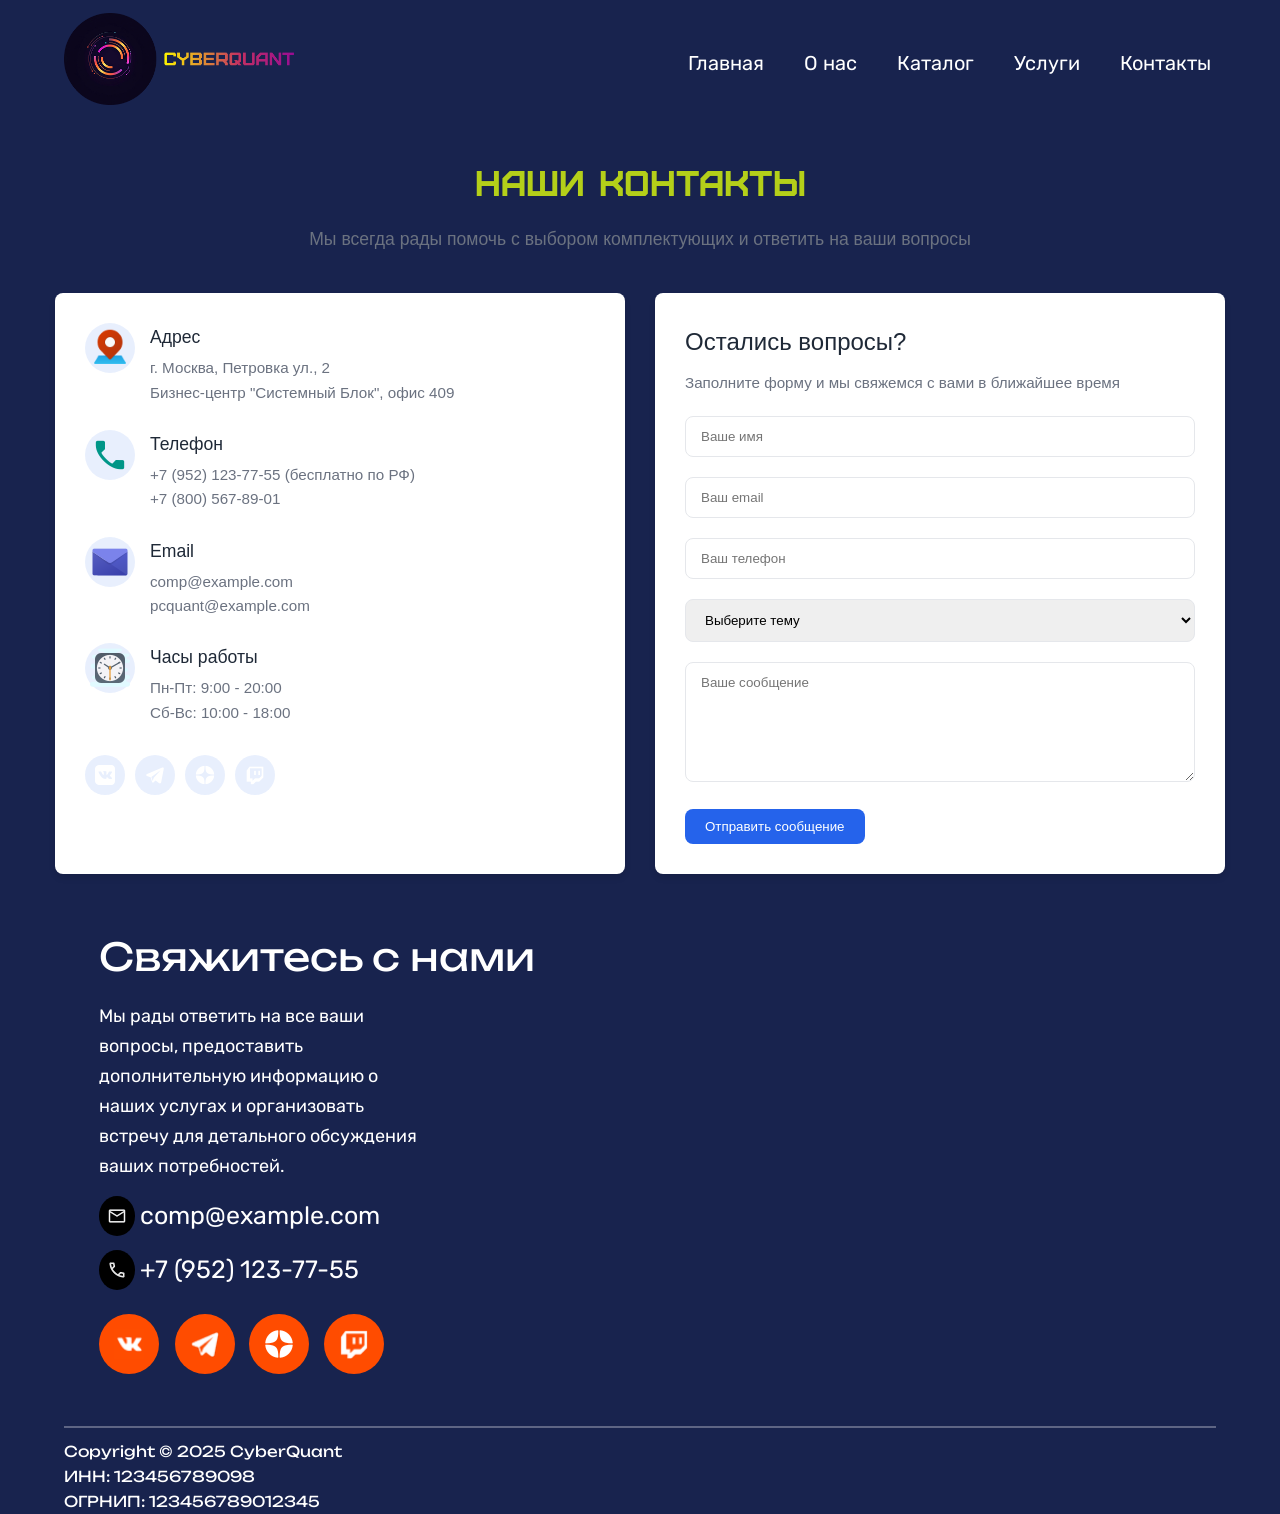
<file: Kont/Kontakti.html>
<!DOCTYPE html>
<html lang="ru">
<head>
    <meta charset="UTF-8">
    <meta name="viewport" content="width=device-width, initial-scale=1.0">
    <meta http-equiv="X-UA-Compatible" content="IE=7">
    <title>Document</title>
    <link rel="stylesheet" href="./reset-kont.css">
    <link rel="stylesheet" href="./style-kont.css">
    <link rel="preconnect" href="https://fonts.googleapis.com">
    <link rel="preconnect" href="https://fonts.gstatic.com" crossorigin>
    <link href="https://fonts.googleapis.com/css2?family=Caveat:wght@400..700&family=Rubik:ital,wght@0,300..900;1,300..900&display=swap" rel="stylesheet">
    <link rel="preconnect" href="https://fonts.googleapis.com">
    <link rel="preconnect" href="https://fonts.gstatic.com" crossorigin>
    <link href="https://fonts.googleapis.com/css2?family=Caveat:wght@400..700&family=Rubik:ital,wght@0,300..900;1,300..900&family=Unbounded:wght@200..900&display=swap" rel="stylesheet">
</head>
<body>
    <header>
        <nav>
          <a href="../home/index.html">
            <img class="glavfoto" src="../image/Group 163 (1).png" alt="">
          </a>
          <input id="burger-toggle" type="checkbox">
          <label for="burger-toggle">
            <span></span>
          </label>
          <ul class="header__list">
            <li>
              <a href="../home/index.html" class="header__link">Главная</a>
            </li>
            <li>
              <a href="../Onas/Onas.html" class="header__link">О нас</a>
            </li>
            <li>
              <a href="../Katalog/katalog.html" class="header__link">Каталог</a>
            </li>
            <li>
              <a href="../Uslugii/Uslugi.html" class="header__link">Услуги</a>
            </li>
            <li>
              <a href="../Kont/Kontakti.html" class="header__link">Контакты</a>
            </li>
          </ul>
        </nav>
      </header>

    <main class="main">
        <section class="contacts-section">
            <div class="container">
                <h1 class="section-title">Наши контакты</h1>
                <p class="section-subtitle">Мы всегда рады помочь с выбором комплектующих и ответить на ваши вопросы</p>
                
                <div class="contacts-grid">
                    <!-- Контактная информация -->
                    <div class="contacts-info">
                        <div class="contact-card">
                            <div class="contact-icon">
                                <img class="addres" src="../drugoe/icons8-адрес-48.png">
                            </div>
                            <div class="contact-content">
                                <h3>Адрес</h3>
                                <p>г. Москва, Петровка ул., 2</p>
                                <p>Бизнес-центр "Системный Блок", офис 409</p>
                            </div>
                        </div>
                        
                        <div class="contact-card">
                            <div class="contact-icon">
                                <img class="addres" src="../drugoe/icons8-телефон-40.png">
                            </div>
                            <div class="contact-content">
                                <h3>Телефон</h3>
                                <p><a href="tel:+78001234567">+7 (952) 123-77-55</a> (бесплатно по РФ)</p>
                                <p><a href="tel:+78001234567">+7 (800) 567-89-01</a></p>
                            </div>
                        </div>
                        
                        <div class="contact-card">
                            <div class="contact-icon">
                                <img class="addres" src="../drugoe/icons8-новый-пост-40.png">
                            </div>
                            <div class="contact-content">
                                <h3>Email</h3>
                                <p><a href="mailto:info@pchub.ru">comp@example.com</a></p>
                                <p><a href="mailto:info@pchub.ru">pcquant@example.com</a></p>
                            </div>
                        </div>
                        
                        <div class="contact-card">
                            <div class="contact-icon">
                                <img class="addres" src="../drugoe/icons8-часы-40.png">
                            </div>
                            <div class="contact-content">
                                <h3>Часы работы</h3>
                                <p>Пн-Пт: 9:00 - 20:00</p>
                                <p>Сб-Вс: 10:00 - 18:00</p>
                            </div>
                        </div>
                        
                        <div class="social-links">
                            <a href="https://vk.com/hyperpc" class="social-link"><img class="soci" src="../drugoe/icons8-vk-20.png"></a>
                            <a href="https://t.me/compshop_ru" class="social-link"><img class="soci" src="../drugoe/icons8-телеграм-20.png"></a>
                            <a href="https://dzen.ru/search?query=%D0%BA%D0%BE%D0%BC%D0%BF%D1%8E%D1%82%D0%B5%D1%80%D1%8B&sid=107846502613421929" class="social-link"><img class="soci" src="../drugoe/icons8-яндекс-был-20.png"></a>
                            <a href="https://www.twitch.tv/recrent" class="social-link"><img class="soci" src="../drugoe/icons8-twitch-20.png"></a>
                        </div>
                    </div>
                    
                    <!-- Форма обратной связи -->
                    <div class="contacts-form">
                        <h2 class="form-title">Остались вопросы?</h2>
                        <p class="form-subtitle">Заполните форму и мы свяжемся с вами в ближайшее время</p>
                        
                        <form id="feedbackForm" class="feedback-form">
                            <div class="form-group">
                                <input type="text" id="name" name="name" placeholder="Ваше имя" required>
                            </div>
                            <div class="form-group">
                                <input type="email" id="email" name="email" placeholder="Ваш email" required>
                            </div>
                            <div class="form-group">
                                <input type="tel" id="phone" name="phone" placeholder="Ваш телефон">
                            </div>
                            <div class="form-group">
                                <select id="subject" name="subject">
                                    <option value="">Выберите тему</option>
                                    <option value="question">Вопрос по товару</option>
                                    <option value="order">Статус заказа</option>
                                    <option value="cooperation">Сотрудничество</option>
                                    <option value="other">Другое</option>
                                </select>
                            </div>
                            <div class="form-group">
                                <textarea id="message" name="message" rows="5" placeholder="Ваше сообщение" required></textarea>
                            </div>
                            <button type="submit" class="btn btn-primary">Отправить сообщение</button>
                        </form>
                    </div>
                </div>
                
                <!-- Карта -->
         
            </div>
        </section>
    </main>

    <div class="footer">

          


        <div class="svaz2">

          <div class="text-full">
            <div class="svaz">
              <span class="kak">Свяжитесь с нами</span>
            </div>
            <div class="text-left">
              <span class="left1">Мы рады ответить на все ваши вопросы, предоставить дополнительную информацию 
                о наших услугах и организовать встречу для детального обсуждения ваших потребностей.</span>
            </div>

            <div class="full-a">
              <div class="email">
                <div class="icon">
                 <img class="icon-e" src="../image/email.png">
                </div>

                <div class="kont">
                  <div class="com">
                    <span class="txt51">comp@example.com</span>
                  </div>
                </div>
              </div>



              <div class="nomer">
                <div class="email">
                  <div class="icon">
                   <img class="icon-e" src="../image/phone.png">
                  </div>

                  <div class="kont">
                    <div class="com">
                      <span class="txt51">+7 (952) 123-77-55</span>
                    </div>
                  </div>
                </div>
              </div>

              <div class="social">
                <a href="https://vk.com/hyperpc">
                  <div class="vk">
                  <img class="vko" src="../image/vk.png">
                </div></a>
                

                <a class="lol" href="https://t.me/compshop_ru">
                  <div class="tg">
                    <img class="tgk" src="../image/tg.png">
                  </div>
                </a>
              

                <a class="lol" href="https://dzen.ru/search?query=%D0%BA%D0%BE%D0%BC%D0%BF%D1%8E%D1%82%D0%B5%D1%80%D1%8B&sid=107846502613421929">
                <div class="odnk">
                  <img class="od" src="../image/yandex.png">
                </div>
              </a>

              <a class="lol" href="https://www.twitch.tv/recrent">
                <div class="twitch">
                  <img class="tw" src="../image/twch.png">
                </div>
              </div>
            </a>
            </div>
          </div>



          <div class="karta">
            <iframe class="krt" src="https://yandex.ru/map-widget/v1/?um=constructor%3Abfa71dfaa9871346919c6ec67f2f9965579ebd0ee9f18b28ece5af31dbffdffe&amp;source=constructor" width="100%" height="100%" frameborder="0"></iframe>
          </div>
        </div>
    </div>

    <div class="her">
<hr></hr>

</div>

<div class="foot">
<div class="corp">
  <span>Copyright © 2025 CyberQuant</span>
</div>

<div class="corp">
  <span>ИНН: 123456789098</span>
</div>

<div class="corp">
  <span>ОГРНИП: 123456789012345</span>
</div>

</div>
</body>
<script src="../js/script.js"></script>
</html>
</file>
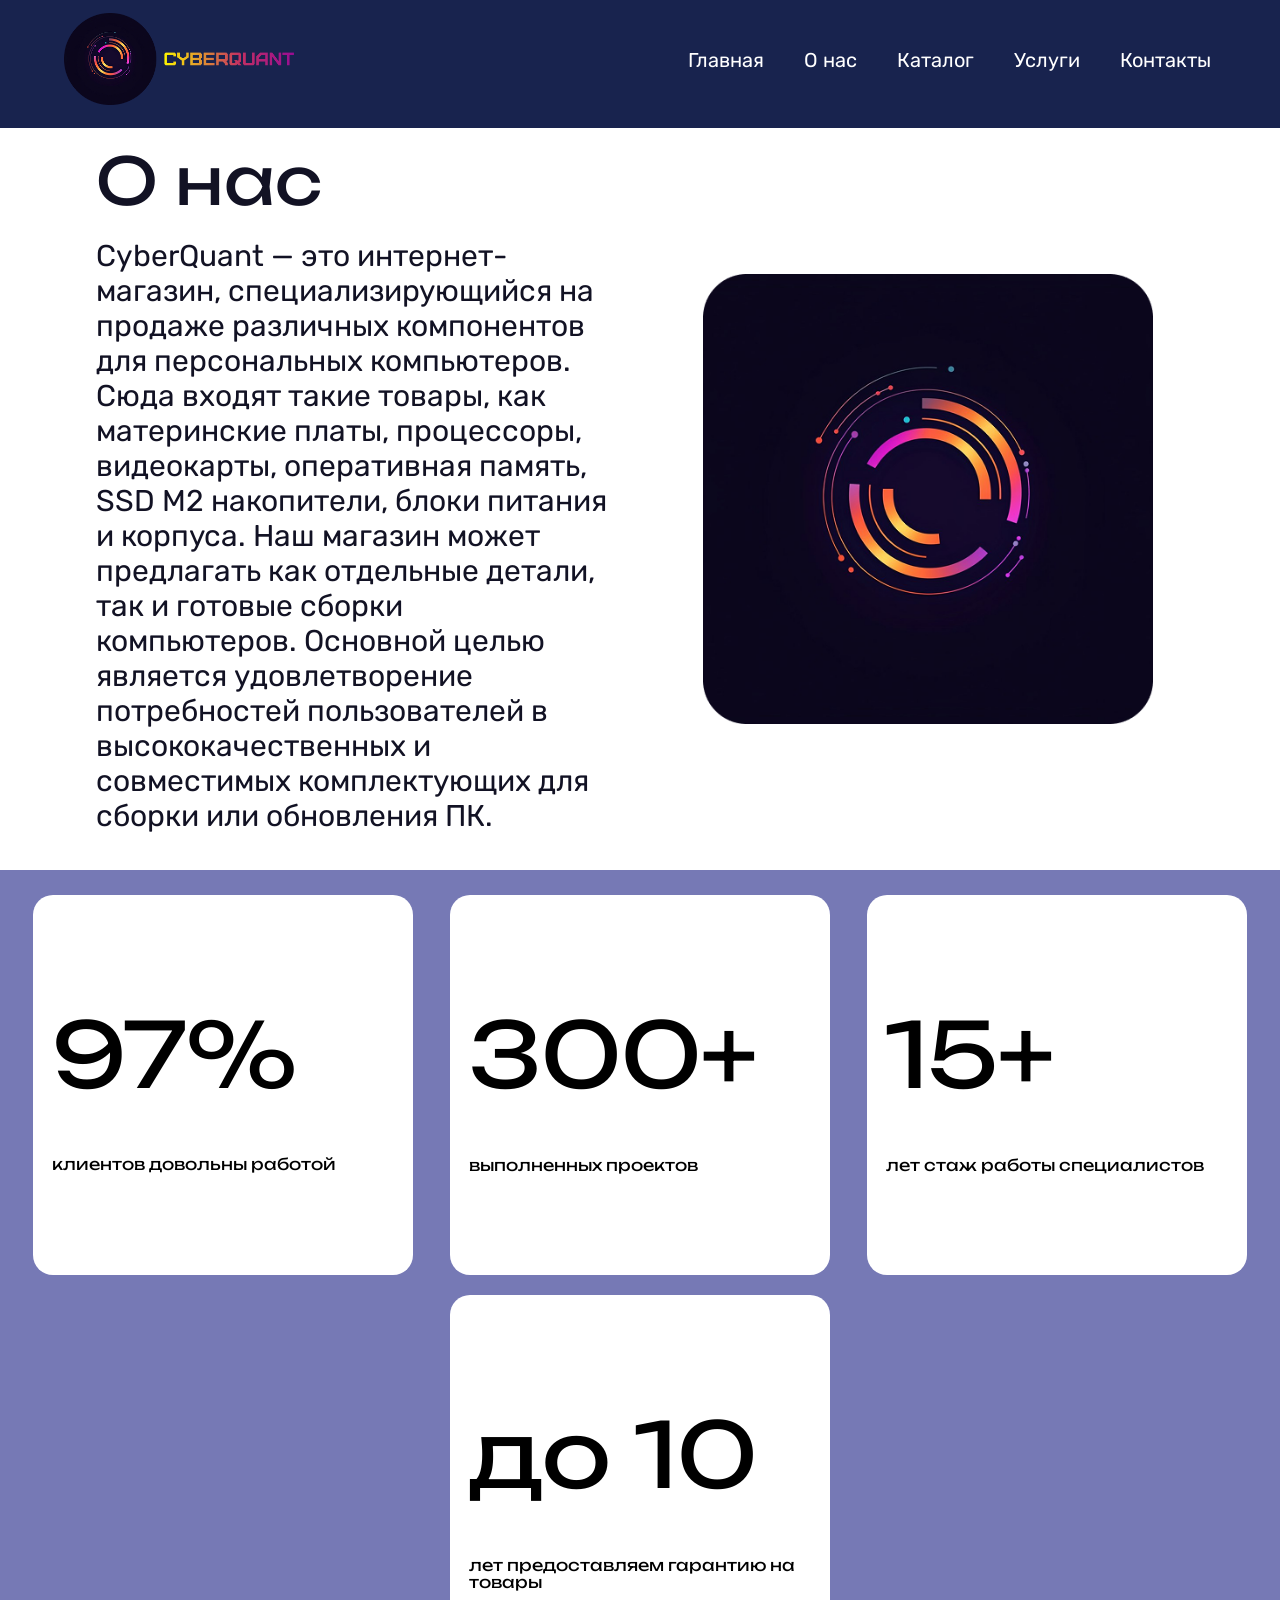
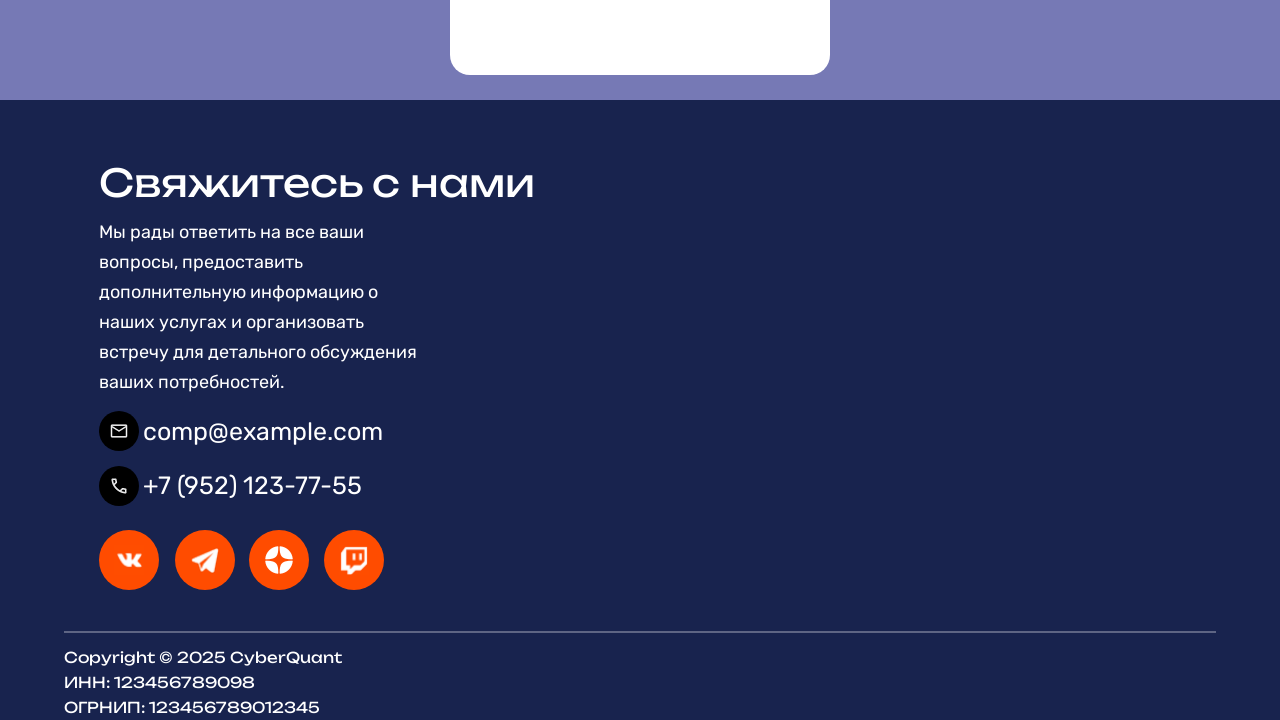
<file: Onas/Onas.html>
<!DOCTYPE html>
<html lang="en">
<head>
    <meta charset="UTF-8">
    <meta name="viewport" content="width=device-width, initial-scale=1.0">
    <meta http-equiv="X-UA-Compatible" content="IE=7">
    <title>Document</title>
    <link rel="stylesheet" href="./reset-onas.css">
    <link rel="stylesheet" href="./style-onas.css">
    <link rel="preconnect" href="https://fonts.googleapis.com">
    <link rel="preconnect" href="https://fonts.gstatic.com" crossorigin>
    <link href="https://fonts.googleapis.com/css2?family=Caveat:wght@400..700&family=Rubik:ital,wght@0,300..900;1,300..900&display=swap" rel="stylesheet">
    <link rel="preconnect" href="https://fonts.googleapis.com">
    <link rel="preconnect" href="https://fonts.gstatic.com" crossorigin>
    <link href="https://fonts.googleapis.com/css2?family=Caveat:wght@400..700&family=Rubik:ital,wght@0,300..900;1,300..900&family=Unbounded:wght@200..900&display=swap" rel="stylesheet">
</head>
<body>
<div class="box">
    <header>
        <nav>
          <a href="../home/index.html">
            <img class="glavfoto" src="../image/Group 163 (1).png" alt="">
          </a>
          <input id="burger-toggle" type="checkbox">
          <label for="burger-toggle">
            <span></span>
          </label>
          <ul class="header__list">
            <li>
              <a href="../home/index.html" class="header__link">Главная</a>
            </li>
            <li>
              <a href="../Onas/Onas.html" class="header__link">О нас</a>
            </li>
            <li>
              <a href="../Katalog/katalog.html" class="header__link">Каталог</a>
            </li>
            <li>
              <a href="../Uslugii/Uslugi.html" class="header__link">Услуги</a>
            </li>
            <li>
              <a href="../Kont/Kontakti.html" class="header__link">Контакты</a>
            </li>
          </ul>
        </nav>
      </header>


    <div class="onas">
        <div class="text-full">
            <div class="text-on">
                <span class="text">О нас</span>
            </div>

            <div class="okomp">
                <span class="text2">CyberQuant  — это интернет-магазин, специализирующийся на продаже различных компонентов для персональных компьютеров. 
                    Сюда входят такие товары, как материнские платы, процессоры, видеокарты, оперативная память, SSD M2 накопители, блоки питания и корпуса. 
                    Наш магазин может предлагать как отдельные детали, так и готовые сборки компьютеров. 
                    Основной целью является удовлетворение потребностей пользователей в высококачественных и совместимых комплектующих для сборки или обновления ПК.</span>
            </div>

      
        </div>

    
        <div class="imge">
             <img class="foto" src="../image/image 13.png">
        </div>
    </div>


    <div class="dalee">

      <div class="dop1">
        <div class="vse">
          <div class="fot"><span class="proc">97%</span></div>
        

          <div class="fot2"><span class="klie">клиентов довольны работой</span></div>
        </div>
      </div>





      <div class="dop2">
        <div class="vse">
          <div class="fot"><span class="proc">300+</span></div>
        

          <div class="fot4"><span class="klie">выполненных проектов</span></div>
        </div>

      </div>






      <div class="dop3">
        <div class="vse">
          <div class="fot"><span class="proc">15+</span></div>
        

          <div class="fot4"><span class="klie">лет стаж работы специалистов</span></div>
        </div>
      </div>









      <div class="dop4">
        <div class="vse">
          <div class="fot"><span class="proc">до 10</span></div>
        

          <div class="fot4"><span class="klie">лет предоставляем гарантию на товары</span></div>
        </div>

      </div>

    </div>


    <div class="footer">

          


      <div class="svaz2">

        <div class="text-full">
          <div class="svaz">
            <span class="kak">Свяжитесь с нами</span>
          </div>
          <div class="text-left">
            <span class="left1">Мы рады ответить на все ваши вопросы, предоставить дополнительную информацию 
              о наших услугах и организовать встречу для детального обсуждения ваших потребностей.</span>
          </div>

          <div class="full-a">
            <div class="email">
              <div class="icon">
               <img class="icon-e" src="../image/email.png">
              </div>

              <div class="kont">
                <div class="com">
                  <span class="txt51">comp@example.com</span>
                </div>
              </div>
            </div>



            <div class="nomer">
              <div class="email">
                <div class="icon">
                 <img class="icon-e" src="../image/phone.png">
                </div>

                <div class="kont">
                  <div class="com">
                    <span class="txt51">+7 (952) 123-77-55</span>
                  </div>
                </div>
              </div>
            </div>

            <div class="social">
              <a href="https://vk.com/hyperpc">
                <div class="vk">
                <img class="vko" src="../image/vk.png">
              </div></a>
              

              <a class="lol" href="https://t.me/compshop_ru">
                <div class="tg">
                  <img class="tgk" src="../image/tg.png">
                </div>
              </a>
            

              <a class="lol" href="https://dzen.ru/search?query=%D0%BA%D0%BE%D0%BC%D0%BF%D1%8E%D1%82%D0%B5%D1%80%D1%8B&sid=107846502613421929">
              <div class="odnk">
                <img class="od" src="../image/yandex.png">
              </div>
            </a>

            <a class="lol" href="https://www.twitch.tv/recrent">
              <div class="twitch">
                <img class="tw" src="../image/twch.png">
              </div>
            </div>
          </a>
          </div>
        </div>



        <div class="karta">
          <iframe class="krt" src="https://yandex.ru/map-widget/v1/?um=constructor%3Abfa71dfaa9871346919c6ec67f2f9965579ebd0ee9f18b28ece5af31dbffdffe&amp;source=constructor" width="100%" height="100%" frameborder="0"></iframe>
        </div>
      </div>
  </div>

  <div class="her">
<hr></hr>

</div>

<div class="foot">
<div class="corp">
<span>Copyright © 2025 CyberQuant</span>
</div>

<div class="corp">
<span>ИНН: 123456789098</span>
</div>

<div class="corp">
<span>ОГРНИП: 123456789012345</span>
</div>
</div>























</div>      
</body>
</html>
</file>
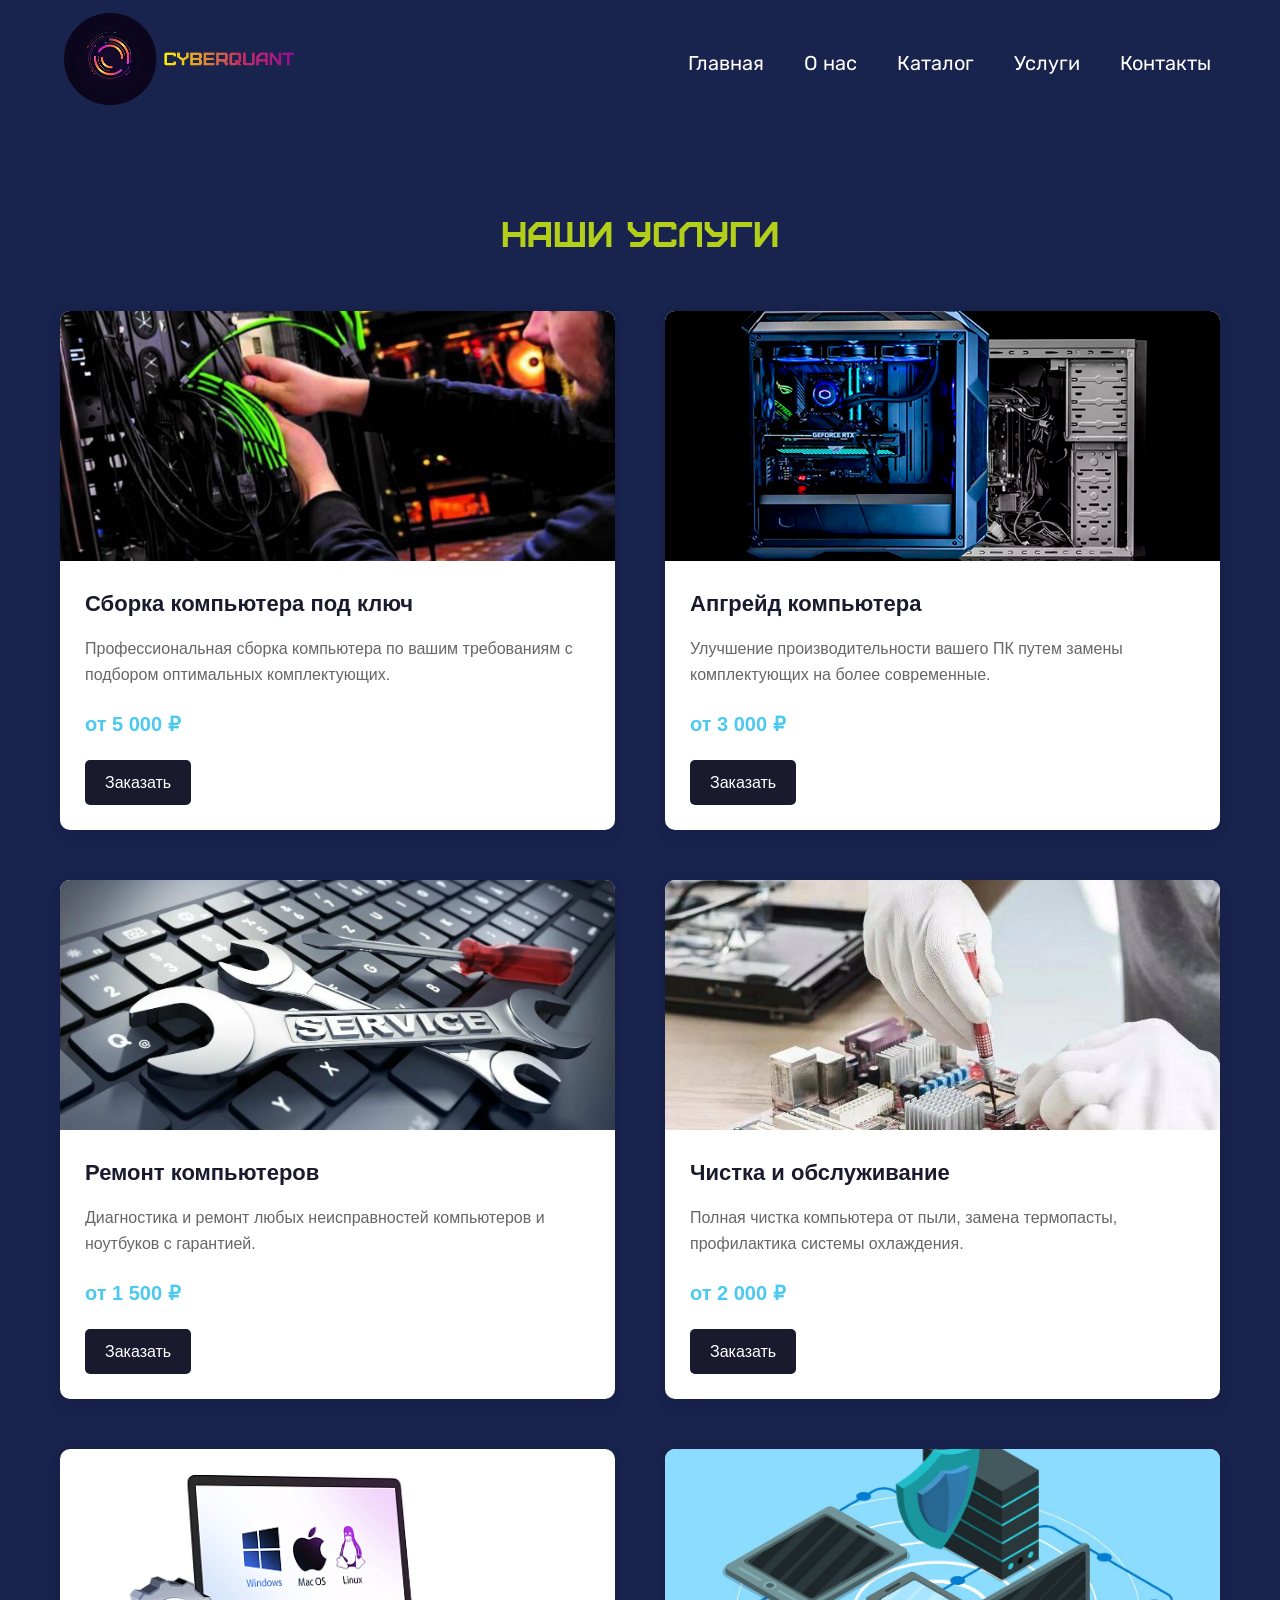
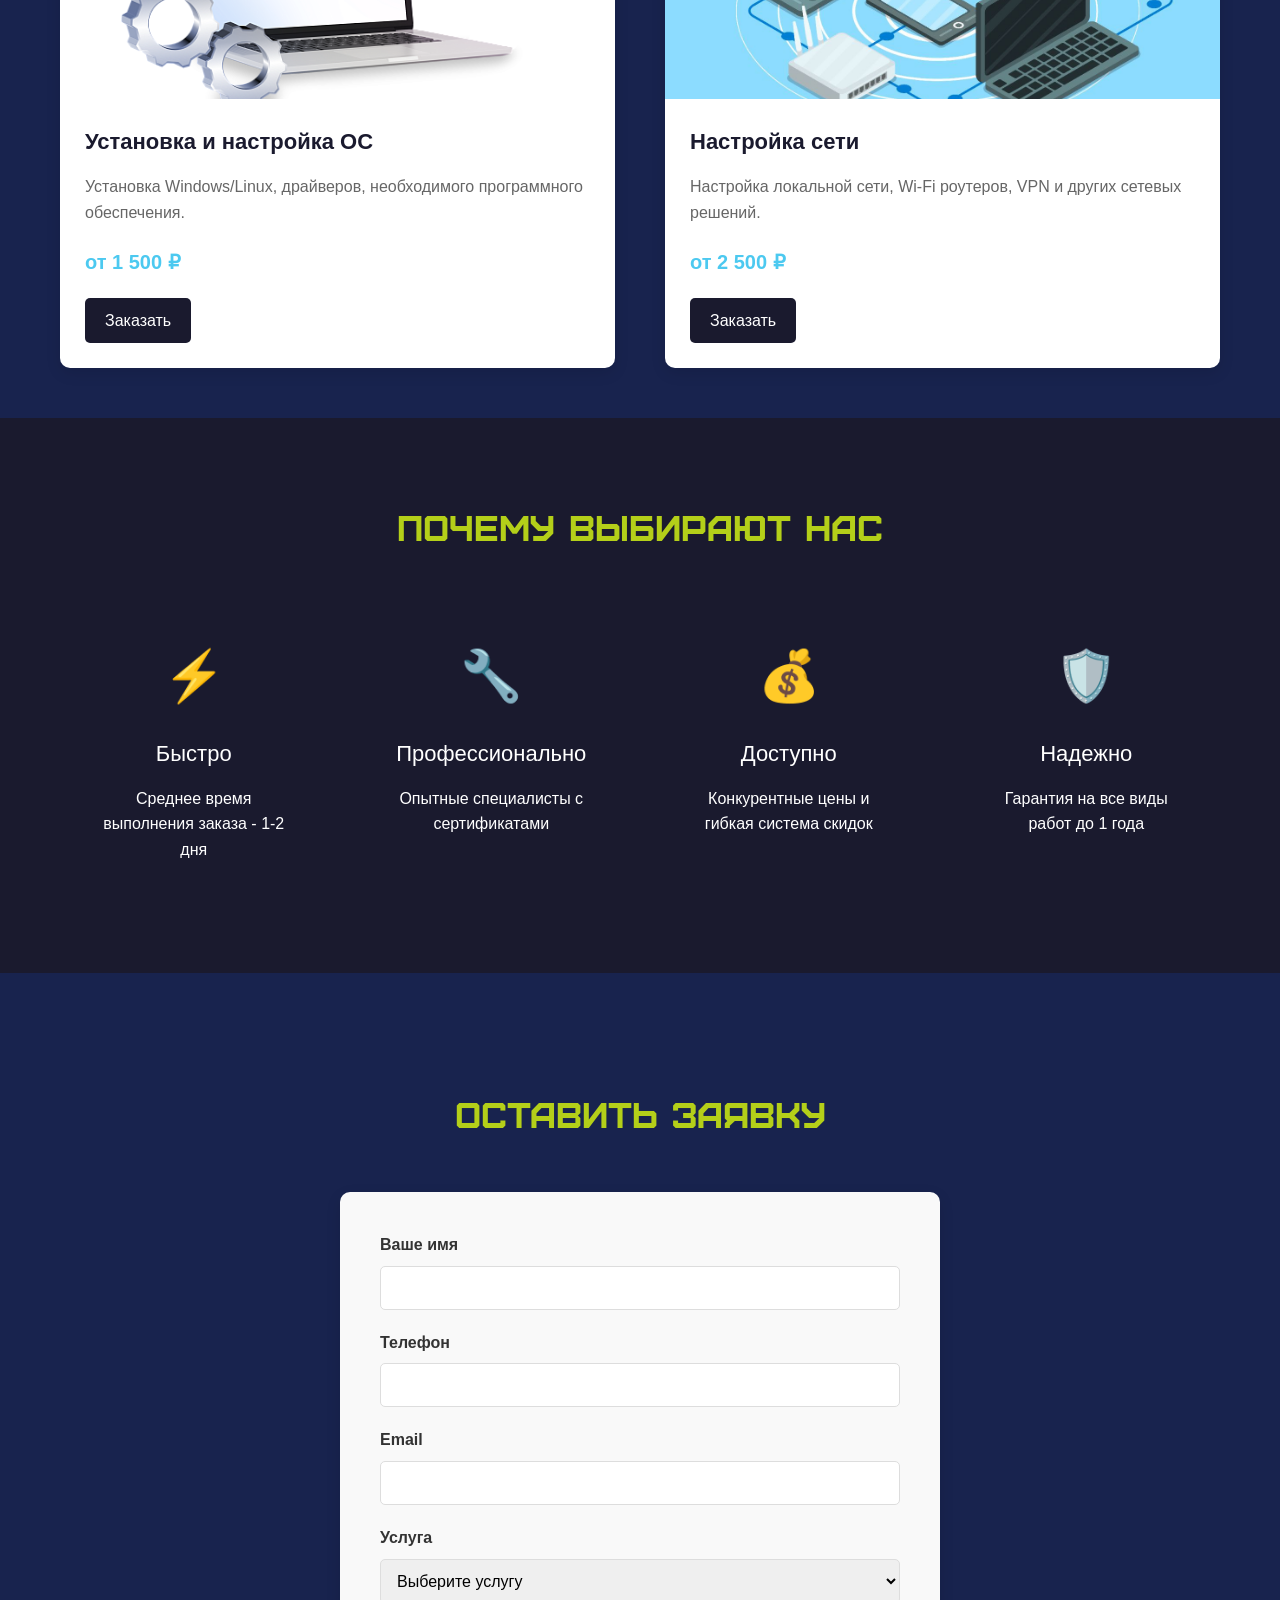
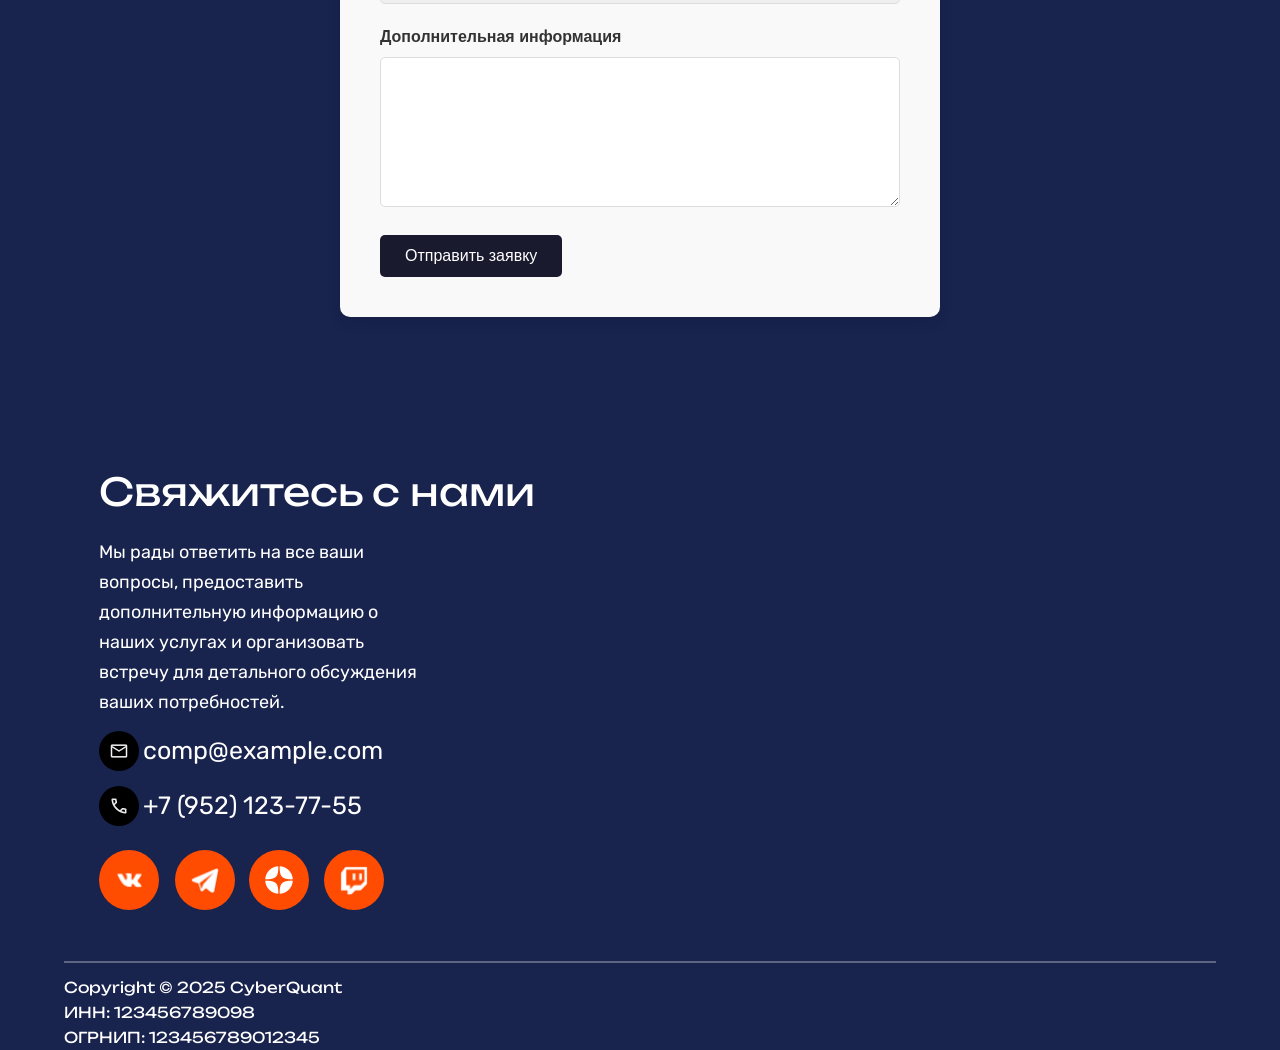
<file: Uslugii/Uslugi.html>
<!DOCTYPE html>
<html lang="en">
<head>
    <meta charset="UTF-8">
    <meta name="viewport" content="width=device-width, initial-scale=1.0">
    <meta http-equiv="X-UA-Compatible" content="IE=7">
    <title>Document</title>
    <link rel="stylesheet" href="./reset-uslugi.css">
    <link rel="stylesheet" href="./style-uslugi.css">
    <link rel="preconnect" href="https://fonts.googleapis.com">
    <link rel="preconnect" href="https://fonts.gstatic.com" crossorigin>
    <link href="https://fonts.googleapis.com/css2?family=Caveat:wght@400..700&family=Rubik:ital,wght@0,300..900;1,300..900&display=swap" rel="stylesheet">
    <link rel="preconnect" href="https://fonts.googleapis.com">
    <link rel="preconnect" href="https://fonts.gstatic.com" crossorigin>
    <link href="https://fonts.googleapis.com/css2?family=Caveat:wght@400..700&family=Rubik:ital,wght@0,300..900;1,300..900&family=Unbounded:wght@200..900&display=swap" rel="stylesheet">
</head>
<body>
<div class="box">
    <header>
        <nav>
          <a href="../home/index.html">
            <img class="glavfoto" src="../image/Group 163 (1).png" alt="">
          </a>
          <input id="burger-toggle" type="checkbox">
          <label for="burger-toggle">
            <span></span>
          </label>
          <ul class="header__list">
            <li>
              <a href="../home/index.html" class="header__link">Главная</a>
            </li>
            <li>
              <a href="../Onas/Onas.html" class="header__link">О нас</a>
            </li>
            <li>
              <a href="../Katalog/katalog.html" class="header__link">Каталог</a>
            </li>
            <li>
              <a href="../Uslugii/Uslugi.html" class="header__link">Услуги</a>
            </li>
            <li>
              <a href="../Kont/Kontakti.html" class="header__link">Контакты</a>
            </li>
          </ul>
        </nav>
      </header>

<!-- Секция услуг -->
<section class="services">
    <div class="container">
        <h2 class="section-title">Наши услуги</h2>
        <div class="services-grid">
            <!-- Услуга 1 -->
            <div class="service-card">
                <div class="service-img">
                    <img src="../drugoe/sborka.jpg" alt="Сборка ПК">
                </div>
                <div class="service-content">
                    <h3>Сборка компьютера под ключ</h3>
                    <p>Профессиональная сборка компьютера по вашим требованиям с подбором оптимальных комплектующих.</p>
                    <span class="service-price">от 5 000 ₽</span>
                    <a href="#form" class="btn">Заказать</a>
                </div>
            </div>
            
            <!-- Услуга 2 -->
            <div class="service-card">
                <div class="service-img">
                    <img src="../drugoe/fwqdq13131.png" alt="Апгрейд ПК">
                </div>
                <div class="service-content">
                    <h3>Апгрейд компьютера</h3>
                    <p>Улучшение производительности вашего ПК путем замены комплектующих на более современные.</p>
                    <span class="service-price">от 3 000 ₽</span>
                    <a href="#form" class="btn">Заказать</a>
                </div>
            </div>
            
            <!-- Услуга 3 -->
            <div class="service-card">
                <div class="service-img">
                    <img src="../drugoe/service.jpg" alt="Ремонт ПК">
                </div>
                <div class="service-content">
                    <h3>Ремонт компьютеров</h3>
                    <p>Диагностика и ремонт любых неисправностей компьютеров и ноутбуков с гарантией.</p>
                    <span class="service-price">от 1 500 ₽</span>
                    <a href="#form" class="btn">Заказать</a>
                </div>
            </div>
            
            <!-- Услуга 4 -->
            <div class="service-card">
                <div class="service-img">
                    <img src="../drugoe/clear.jpg" alt="Чистка ПК">
                </div>
                <div class="service-content">
                    <h3>Чистка и обслуживание</h3>
                    <p>Полная чистка компьютера от пыли, замена термопасты, профилактика системы охлаждения.</p>
                    <span class="service-price">от 2 000 ₽</span>
                    <a href="#form" class="btn">Заказать</a>
                </div>
            </div>
            
            <!-- Услуга 5 -->
            <div class="service-card">
                <div class="service-img">
                    <img src="../drugoe/win.png" alt="Установка ОС">
                </div>
                <div class="service-content">
                    <h3>Установка и настройка ОС</h3>
                    <p>Установка Windows/Linux, драйверов, необходимого программного обеспечения.</p>
                    <span class="service-price">от 1 500 ₽</span>
                    <a href="#form" class="btn">Заказать</a>
                </div>
            </div>
            
            <!-- Услуга 6 -->
            <div class="service-card">
                <div class="service-img">
                    <img src="../drugoe/network.jpg" alt="Настройка сети">
                </div>
                <div class="service-content">
                    <h3>Настройка сети</h3>
                    <p>Настройка локальной сети, Wi-Fi роутеров, VPN и других сетевых решений.</p>
                    <span class="service-price">от 2 500 ₽</span>
                    <a href="#form" class="btn">Заказать</a>
                </div>
            </div>
        </div>
    </div>
</section>

<!-- Секция преимуществ -->
<section class="advantages">
    <div class="container">
        <h2 class="section-title">Почему выбирают нас</h2>
        <div class="advantages-grid">
            <div class="advantage-item">
                <div class="advantage-icon">⚡</div>
                <h3>Быстро</h3>
                <p>Среднее время выполнения заказа - 1-2 дня</p>
            </div>
            <div class="advantage-item">
                <div class="advantage-icon">🔧</div>
                <h3>Профессионально</h3>
                <p>Опытные специалисты с сертификатами</p>
            </div>
            <div class="advantage-item">
                <div class="advantage-icon">💰</div>
                <h3>Доступно</h3>
                <p>Конкурентные цены и гибкая система скидок</p>
            </div>
            <div class="advantage-item">
                <div class="advantage-icon">🛡️</div>
                <h3>Надежно</h3>
                <p>Гарантия на все виды работ до 1 года</p>
            </div>
        </div>
    </div>
</section>

<!-- Форма заявки -->
 <div class="add" id="form"></div>
<section class="contact-form">
    <div class="container">
        <h2  class="section-title">Оставить заявку</h2>
        <div class="form-container">
            <form id="serviceForm">
                <div class="form-group">
                    <label class="tut" for="name">Ваше имя</label>
                    <input type="text" id="name" name="name" required>
                </div>
                <div class="form-group">
                    <label class="tut" for="phone">Телефон</label>
                    <input type="tel" id="phone" name="phone" required>
                </div>
                <div class="form-group">
                    <label class="tut" for="email">Email</label>
                    <input type="email" id="email" name="email">
                </div>
                <div class="form-group">
                    <label class="tut" for="service">Услуга</label>
                    <select id="service" name="service" required>
                        <option value="">Выберите услугу</option>
                        <option value="Сборка компьютера">Сборка компьютера</option>
                        <option value="Заказ комплектующих">Заказ комплектующих</option>
                        <option value="Апгрейд компьютера">Апгрейд компьютера</option>
                        <option value="Ремонт компьютеров">Ремонт компьютеров</option>
                        <option value="Чистка и обслуживание">Чистка и обслуживание</option>
                        <option value="Установка и настройка ОС">Установка и настройка ОС</option>
                        <option value="Настройка сети">Настройка сети</option>
                    </select>
                </div>
                <div class="form-group">
                    <label class="tut" for="message">Дополнительная информация</label>
                    <textarea id="message" name="message"></textarea>
                </div>
                <button type="submit" class="submit-btn">Отправить заявку</button>
            </form>
        </div>
    </div>
</section>

<!-- Подвал -->
<div class="footer">

          


    <div class="svaz2">

      <div class="text-full">
        <div class="svaz">
          <span class="kak">Свяжитесь с нами</span>
        </div>
        <div class="text-left">
          <span class="left1">Мы рады ответить на все ваши вопросы, предоставить дополнительную информацию 
            о наших услугах и организовать встречу для детального обсуждения ваших потребностей.</span>
        </div>

        <div class="full-a">
          <div class="email">
            <div class="icon">
             <img class="icon-e" src="../image/email.png">
            </div>

            <div class="kont">
              <div class="com">
                <span class="txt51">comp@example.com</span>
              </div>
            </div>
          </div>



          <div class="nomer">
            <div class="email">
              <div class="icon">
               <img class="icon-e" src="../image/phone.png">
              </div>

              <div class="kont">
                <div class="com">
                  <span class="txt51">+7 (952) 123-77-55</span>
                </div>
              </div>
            </div>
          </div>

          <div class="social">
            <a href="https://vk.com/hyperpc">
              <div class="vk">
              <img class="vko" src="../image/vk.png">
            </div></a>
            

            <a class="lol" href="https://t.me/compshop_ru">
              <div class="tg">
                <img class="tgk" src="../image/tg.png">
              </div>
            </a>
          

            <a class="lol" href="https://dzen.ru/search?query=%D0%BA%D0%BE%D0%BC%D0%BF%D1%8E%D1%82%D0%B5%D1%80%D1%8B&sid=107846502613421929">
            <div class="odnk">
              <img class="od" src="../image/yandex.png">
            </div>
          </a>

          <a class="lol" href="https://www.twitch.tv/recrent">
            <div class="twitch">
              <img class="tw" src="../image/twch.png">
            </div>
          </div>
        </a>
        </div>
      </div>



      <div class="karta">
        <iframe class="krt" src="https://yandex.ru/map-widget/v1/?um=constructor%3Abfa71dfaa9871346919c6ec67f2f9965579ebd0ee9f18b28ece5af31dbffdffe&amp;source=constructor" width="100%" height="100%" frameborder="0"></iframe>
      </div>
    </div>
</div>

<div class="her">
<hr></hr>

</div>

<div class="foot">
<div class="corp">
<span>Copyright © 2025 CyberQuant</span>
</div>

<div class="corp">
<span>ИНН: 123456789098</span>
</div>

<div class="corp">
<span>ОГРНИП: 123456789012345</span>
</div>
</div>

</body>
<a href="#top" id="back-to-top" class="back-to-top" title="Back to top"><img src="../image/arr.png"></a>
<script src="../js/main-uslugi.js"></script>
</html>
</file>
<file: style.css>
* {
  margin: 0;
  padding: 0;
  box-sizing: border-box;
}

@font-face {
  font-family: 'Furore';
  src: url(../fonts/Furore.otf);
}

body {
  font-family: sans-serif;
  width: 100%;
  height: 100%;
  color: white;
  /*background-image: url(../image/fon-index2.jpg);*/
  background-size: cover;
	background-repeat: no-repeat;
	background-attachment: fixed;
	background-position: top;
  background-color: #1f1e1e;
}

header {
  position: fixed;
  top: 0;
  left: 0;
  right: 0;
  z-index: 100;
  background-color: #141414;
  height: 80px;
  transition: transform .1s linear;
}


nav {
  border: 0px solid red;
  margin-right: 10%;
}

nav > a img {
  width: 300px;
}

ul {
  display: flex;
  gap: 30px;
  transition: .5s;
}

li a {
  color: white;
  text-decoration: none;
  font-size: 16px;
  font-family: "Rubik", sans-serif;
  padding: 5px;
}


li a:hover{
  border-bottom: 2px solid red;
}


label {
  display: none;
}

#burger-toggle {
  display: none;
}

@media (max-width: 870px) {
  label {
    position: relative;
    display: block;
    height: 25px;
    width: 30px;
  }

  label::after, label::before, label span {
    position: absolute;
    width: 100%;
    height: 3px;
    background-color: white;
    transition: .3s;
  }

  label::before {
    content: "";
    top: 0;
  }

  label::after {
    content: "";
    bottom: 0;
  }

  label span {
    top: 11px;
  }

  #burger-toggle:checked ~ label::after {
    transform: rotate(45deg);
    bottom: 10px;
  }

  #burger-toggle:checked ~ label::before {
    transform: rotate(-45deg);
    top: 12px;
  }

  #burger-toggle:checked ~ label span {
    transform: rotate(-45deg);
    top: 12px;
  }

  ul {
    position: fixed;
    top: 0;
    left: 0;
    right: 0;
    z-index: -1;
    background-color: #1b1b1b;
    padding-top: 30px;
    flex-direction:column;
    text-align: center;
    left: -100vw;
    right: 100vw;
  }

  #burger-toggle:checked ~ ul {
    left: 0;
    right: 0;
  }

  li a {
    font-size: 24px;
  }

  .foto-logo{
    z-index: -2;
}
}


.box{
  border: 0px solid red;
  width: 100%;
  height: 2000px;
}


.glavfoto{
  width: 180px;
}


.qwe{
  display: flex;
  justify-content: space-between;
  align-items: center;
  border: 0px solid red;
  width: 100%;
  height: 80px;
}


.foto-logo{
  border: 0px solid red;
  max-width: min-content;
  margin-left: 10%;
}


.main{
  border: 0px solid red;
  width: 100%;
  height: 2200px;
}


.comp{
  display: flex;
  justify-content: center;
  border: 2px solid red;
  height: 1000px;
  background-image: url(../image/desmumtz15.jpg);
  background-size: cover;
  background-position: center;
  margin: 8% 55px 0px 55px;
  opacity: 1;
}


.pod{
  display: block;
  width: auto;
  height: auto;
  opacity: 0.8;
  font-family: "Rubik", sans-serif;
  font-size: 18px;
  margin-top: 2%;
  border: 0px solid red;
  width: 70%;
}


.pc{
  object-fit: cover;
  max-width: 100%;
  height: 100%;
}


@media (max-width: 785px) {
 .comp{
  object-fit: cover;

  }
}


@media (max-width: 1480px) {

  .comp{
    margin: 2% 10px 0px 10px;
  }
}


@media (max-width: 1920px) {

   .comp{
     border-radius: 30px;
   }
 }


 @media (max-width: 480px) {

  .comp{
    margin: 2% 0px 0px 0px;
  }
}


@media (max-width: 1780px) {

  .comp{
  height: 750px;
  }
}


@media (max-width: 1030px) {

  .comp{
  height: 600px;
  }
}





@media (max-width: 780px) {

  .comp{
  height: 650px;
  }
}


@media (max-width: 580px) {

  .comp{
  height: 500px;
  }
}


.but{
  border: 0px solid red;
  margin-top: 10%;
  width: 350px;
}


.btn{
  width: 350px;
  height: 100px;
  background-color:rgb(180, 207, 25);
  border-radius: 15px;
  border: 0;
  color: rgb(0, 0, 0);
  font-family: Unbounded, sans-serif;
  font-size: 20px;
  cursor: pointer;
}


.btn:hover {
  transform: scale(0.95);
  transition: 0.3s;
  transition-timing-function: ease-out;
  transition-duration: 0.4s;
}


.text-comp{
  border: 0px solid red;
  width: 100%;

}


.text{
  display: flex;
  flex-direction: column;
  border: 0px solid red;
  margin-top: 15%;
  margin-left: 2%;
  width: 60%;
  align-items: flex-start;
}


.text-block{
  max-width: 100%;
}


.txt-block{
  max-width: 100%;
  line-height: 30px;
}


.components{
  display: flex;
  vertical-align: top;
  position: relative;
  font-size: 4.5vw;
  line-height: 5.5vw;
  font-weight: 400;
  font-family: Unbounded, sans-serif;
   color: rgb(180, 207, 25)
}


.compi_i{
  display: flex;
  vertical-align: top;
  position: relative;
  font-size: 4.5vw;
  line-height: 5.5vw;
  font-weight: 400;
  font-family: Unbounded, sans-serif;
  color: rgb(180, 207, 25)
}


.text1{
  font-size: 4.5vw;
  font-family: Unbounded, sans-serif;
}


.text2{
  font-size: 18px;
  font-family: Rubik, sans-serif;
  flex-grow: 1;
  font-weight: 500;
  line-height: 30px;
  word-wrap: break-word;
}


.dalee{
  border: 0px solid red;
  width: 100%;
  margin-top: 5%;
}


.cel{
  border: 0px solid red;
  width: 100%;
  margin-top: 2%;
}


.nemnogo{
  display: flex;
  border: 0px solid red;
  margin: 0px 3% 0px 3%;
}


.ons{
  border: 0px solid red;
  width: 100%;
  margin-top: 10%;
}


.ves{
  border: 0px solid red;
  width: 50%;
}


.fuoto{
  display: flex;
  justify-content: center;
  border: 0px solid blue;
  width: 50%;
  margin-top: 5%;
}


.pk{
  width: 500px;
}


.hit{
  margin-top: 8%;
  border: 0px solid red;
  height: auto;
}


.hiti{
  text-align: center;
  border: 0px solid red;
}


.furor{
  font-size: 75px;
  font-family:Furore, sans-serif ;
}


.prod{
  width: 100%;
  margin-top: 3%;
  display: flex;
  flex-wrap: wrap;
  justify-content: space-around;
  border: 0px solid red;
}


.prodi{
  display: flex;
  flex-direction: column;
  margin-top: 2%;
  width: 500px;
  height: 500px;
  border: 0px solid red;
  background: rgb(2,0,36);
  background: linear-gradient(rgba(118,121,181) 0%,rgba(9,116,154) 100%);
  border-top-left-radius: 40px;
  border-top-right-radius: 40px;
  border-bottom-left-radius: 40px;
  border-bottom-right-radius: 40px;
}


.unbou{
  font-size: 32px;
  font-family: Unbounded, sans-serif;
  border: 0px solid blue;
}


.doom{
  font-size: 30px;
  font-family: Unbounded, sans-serif;
  border: 0px solid blue;
}


.txt2{
  text-align: center;
  border: 0px solid red;
  height: 8%;
  margin-top: 5%;
}


.txt3{
  display: flex;
  justify-content: center;
  margin-top: 6%;
  border: 0px solid red;
}


.txt4{
  margin-top: 6%;
  text-align: center;
  border: 0px solid red;
}


.txt44{
  margin-top: 6%;
  text-align: center;
  border: 0px solid red;
}


.txt444{
  margin-top: 6%;
  text-align: center;
  border: 0px solid red;
}


.txt5{
  margin-top: 8%;
  text-align: center;
  border: 0px solid red;
}


.txt6{
  margin-top: 8%;
  text-align: center;
  border: 0px solid red;
}


.txt7{
  margin-top: 8%;
  text-align: center;
  border: 0px solid red;
}


.bt:hover{
border: 3px solid rgb(255, 145, 2);
}



.bt{
  width: 250px;
  height: 60px;
  background-color: #2D2D2D;
  border-radius: 10px;
  border: 0;
  color: white;
  font-family: Unbounded, sans-serif;
  font-size: 25px;
  cursor: pointer;
}


.bte{
  width: 250px;
  height: 60px;
  background-color: #2D2D2D;
  border-radius: 10px;
  border: 0;
  color: white;
  font-family: Unbounded, sans-serif;
  font-size: 25px;
  cursor: pointer;
}


.bte:hover{
  border: 3px solid rgb(255, 145, 2);
  }


.game-comp{
  display: flex;
  flex-direction: column;
  width: 100%;
  border: 0px solid red;
  height: auto;
  text-align: center;
  margin-top: 5%;
}


.sovrem{
  margin-top: 3%;
  border: 0px solid red;
}


.txt9{
  border: 0px solid red;
  font-family:Furore, sans-serif;
}


.txt8{
  border: 0px solid red;
  font-family:Furore, sans-serif;
  font-size: 50px;
}


.txt10{
  border: 0px solid red;
  font-family:Furore, sans-serif;
  font-size: 20px;
}


.txt11{
  border: 0px solid red;
  font-family:Furore, sans-serif;
  font-size: 15px;
  color: #A3A3A3;
}


.razor{
  display: flex;
  height: auto;
  justify-content: center;
  border: 0px solid red;
  margin-top: 2%;
}


.razor2{
  width: 60%;
  height: auto;
  border: 0px solid red;
  background: linear-gradient(rgba(124,179,223) 0%,rgba(19,59,105) 100%);
  border-radius: 30px;
}


.config{
  margin-top: 5%;
}


.txt12{
  margin: 5% 0px 3% 0px;
  border: 0px solid red;
}


.foto-razor{
  margin-top: 1%;
  border: 0px solid red;
}


.otziv{
  margin-top: 5%;
  border: 0px solid rgb(0, 0, 0);
  height: auto;
}


.what{
  margin: 0px 3% 0px 3%;
  border: 0px solid red;
}


.txt13{
  font-size: 4vw;
  font-family: Unbounded, sans-serif;
  border: 0px solid red;
}


.text52{
  height: auto;
  border: 0px solid rgb(0, 0, 0);
  background-color: #212b64;
  border-radius: 25px;
  padding: 18px 18px 0px 18px;
}


.all-otz{
  margin: 3% 3% 0% 3%;
  display: flex;
  border: 0px solid red;
  height: auto;
}


.txt17{
  font-size: 16px;
  font-family: Unbounded, sans-serif;
  line-height: 35px;
}


.img-otz{
  display: flex;
  border: 0px solid red;
}


.otz1{
  border: 0px solid red;
}


.ft{
  border: 0px solid rgb(238, 255, 0);
}


.lead{
  display:  flex;
  align-self: center;
  justify-content: end;
  border: 0px solid rgb(160, 255, 7);
  width: 100%;
  margin-left: 1%;
}


.das{
  margin-left: 1%;
  display: block;
  align-self: center;
}


.liza{
  margin-bottom: 1%;
}


.txt55{
  font-size: 16px;
  font-family: Unbounded, sans-serif;
}


.txt67{
  font-size: 12px;
  font-family: Unbounded, sans-serif;
  color: #AAAAAA;
}


.footer{
  display: flex;
  justify-content: center;
  border: 0px solid red;
  margin-top: 5%;
}


.svaz{
  border: 0px solid red;
  margin: 0% 3% 0px 0%;
}


.kak{
  font-size: 3vw;
  font-family: Unbounded, sans-serif;
}


.kak2{
  font-size: 4vw;
  font-family: Unbounded, sans-serif;
}


.svaz2{
  display: flex;
  border: 0px solid red;
  margin: 0px 3% 0px 3%;
  height: auto;
}


.text-full{
  border: 0px solid red;
  width: 40%;
  margin-left: 5%;
}


.karta{
  border: 0px solid rgb(0, 255, 64);
  width: 50%;
  height: 100%;
}


.krt{
  border-radius: 25px;

}


.left1{
  font-size: 18px;
  font-family: Rubik, sans-serif;
  line-height: 30px;
}


.text-left{
  width: 70%;
  margin-top: 3%;
}


.email{
  display: flex;
  align-items: center;
  border: 0px solid red;
  margin-top: 3%;
}


.icon{
  display: flex;
  justify-content: center;
  background-color: black;
  border-radius: 50%;
  border: 0px solid red;
}


.icon-e{
  margin: 10px 10px 10px 10px;
  width: 20px;
}


.kont{
  width: 100%;
  height: 100%;
  margin-left: 1%;
  display: flex;
}


.txt51{
  font-family: Rubik, sans-serif;
  font-size: 25px;
}


.com{
  border: 0px solid red;
}


.social{
  border: 0px solid red;
  display: flex;
  margin-top: 5%;
}


.vk{
  display: flex;
  align-items: center;
  justify-content: center;
  border-radius: 50%;
  width: 60px;
  height: 60px;
  background-color: #FF4C00;
}


.vk:hover{
  opacity: 0.5;
}


.tg:hover{
  opacity: 0.5;
}


.odnk:hover{
  opacity: 0.5;
}


.twitch:hover{
  opacity: 0.5;
}


.tg{
  display: flex;
  align-items: center;
  justify-content: center;
  border-radius: 50%;
  width: 60px;
  height: 60px;
  background-color: #FF4C00;
  margin-left: 3%;
}


.lol{
  margin-left: 3%;
  cursor: pointer;
}


.odnk{
  display: flex;
  align-items: center;
  justify-content: center;
  border-radius: 50%;
  width: 60px;
  height: 60px;
  background-color: #FF4C00;
  margin-left: 3%;
}


.twitch{
  display: flex;
  align-items: center;
  justify-content: center;
  border-radius: 50%;
  width: 60px;
  height: 60px;
  background-color: #FF4C00;
  margin-left: 3%;
}


.vko{
  width: 30px;
  height: 30px;
}


.tgk{
  width: 30px;
  height: 30px;
}


.od{
  width: 30px;
  height: 30px;
}


.tw{
  width: 30px;
  height: 30px;
}


.her{
  display: flex;
  justify-content: center;

  width: 100%;
  height: 1px;
}


hr{
  margin-top: 2%;
  width: 90%;
  height: 1%;
  border: 1px solid rgb(255, 255, 255);
  opacity: 0.3;
}


.foot{
  margin-top: 3%;
  border: 0px solid red;
  width: 100%;
  height: auto;
}


.corp{
  margin-left: 5%;
  line-height: 25px;
  font-family: Unbounded, sans-serif;
  font-size: 15px;
}


.back-to-top{
  margin-right: 5%;
}


.back-to-top {
  position: fixed;
  bottom: 20px;
  right: 20px;
  display: none;
  font-size: 24px;
  color: #fff;
  background: #000;
  padding: 5px 10px;
  border-radius: 5px;
  cursor: pointer;
  z-index: 1000;
}


.back-to-top:hover {
  background: #333;
  text-decoration: none;
}


.proc {
  -webkit-transition: -webkit-transform .8s ease-in-out;
          transition:         transform .8s ease-in-out;
}
.proc:hover {
  -webkit-transform: rotate(360deg);
          transform: rotate(360deg);
}


.vid {
  -webkit-transition: -webkit-transform .8s ease-in-out;
          transition:         transform .8s ease-in-out;
}
.vid:hover {
  -webkit-transform: rotate(360deg);
          transform: rotate(360deg);
}


@media (max-width: 579px) {
  .text-block {
      font-size: 30px;
      line-height: 36px;
  }
}


@media (max-width: 579px) {
  .txt-block {
      font-size: 15px;
      line-height: 10px;
  }
}



@media (max-width: 579px) {
  .btn {
      font-size: 15px;
      line-height: 10px;
  }
}


@media (max-width: 1920px) {
  .btn {
    width: 300px;
    height: 80px;
    padding: 10px 10px 10px 10px;
    white-space: nowrap;

    line-height: 10px;
  }
}

@media (max-width: 1920px) {
  .btn {
    font-size: 20px;
  }
}


@media (max-width: 768px) {
  .text1 {
   font-size: 24px;
  }
  .text2 {
    font-size: 16px;
   }
}


@media (max-width: 768px) {
  .dalee {
    margin-top: 5%;
  }
}


@media (max-width: 768px) {
  .dalee{
    width: 100%;
  }
}


@media (max-width: 768px) {
  .cel{
    margin-top: 6%;
    width: 100%;
  }
}


@media (max-width: 768px) {
  .ons{
    width: 100%;
  }
}


@media (max-width: 768px) {
  .nemnogo{
    flex-direction: column;
  }
  .ves{
    width: 100%;
  }
  .fuoto{
    width: 100%;
  }
  .pk{
    width: 300px;
  }
}


@media (max-width: 968px) {
  .nemnogo{
    flex-direction: column;
  }
  .ves{
    width: 100%;
  }
  .fuoto{
    width: 100%;
  }
  .pk{
    width: 300px;
  }
}


@media (max-width: 968px) {
  .pod{
    width: 40%;
  }
}


@media (max-width: 968px) {
  .pod{
    width: 100%;
  }
}


@media (max-width: 968px) {
  .furor{
    font-size: 75px;
  }
}


@media (max-width: 768px) {
  .furor{
    font-size: 44px;
  }
}


@media (max-width: 768px) {
  .hit{
    margin-top: 15%;
  }
}


@media (max-width: 968px) {
  .prodi{
    margin: 8% 15px 0px 15px;
  }
}


@media (max-width: 968px) {
  .vid{
    width: 280px;
  }
}


@media (max-width: 968px) {
  .txt7{
    margin-top: 15%;
  }
}


@media (max-width: 530px) {
  .txt444{
    margin-top: 15%;
  }
}


@media (max-width: 968px) {
  .txt8{
    font-size: 60px;
  }
}


@media (max-width: 802px) {
  .txt8{
    font-size: 55px;
  }
}


@media (max-width: 768px) {
  .txt8{
    font-size: 40px;
  }
}


@media (max-width: 536px) {
  .txt8{
    font-size: 35px;
  }
}


@media (max-width: 470px) {
  .txt8{
    font-size: 30px;
  }
}


@media (max-width: 408px) {
  .txt8{
    font-size: 27px;
  }
}


@media (max-width: 408px) {
  .txt8{
    font-size: 25px;
  }
}


@media (max-width: 1500px) {
  .sovrem{
    margin-top: 8%;
  }
}


@media (max-width: 1400px) {
  .sovrem{
    margin-top: 8%;
  }
}


@media (max-width: 1300px) {
  .sovrem{
    margin-top: 8%;
  }
}


@media (max-width: 1200px) {
  .sovrem{
    margin-top: 8%;
  }
}


@media (max-width: 1100px) {
  .sovrem{
    margin-top: 8%;
  }
}


@media (max-width: 1000px) {
  .sovrem{
    margin-top: 8%;
  }
}


@media (max-width: 900px) {
  .sovrem{
    margin-top: 8%;
  }
}


@media (max-width: 800px) {
  .sovrem{
    margin-top: 8%;
  }
}


@media (max-width: 700px) {
  .sovrem{
    margin-top: 8%;
  }
}


@media (max-width: 600px) {
  .sovrem{
    margin-top: 8%;
  }
}


@media (max-width: 500px) {
  .sovrem{
    margin-top: 8%;
  }
}


@media (max-width: 400px) {
  .sovrem{
    margin-top: 8%;
  }
}


@media (max-width: 968px) {
  .rz{
    width: 100%;
  }
}


@media (max-width: 968px) {
  .razor2{
    width: 100%;
  }
}


@media (max-width: 968px) {
  .rz{
    width: 80%;
  }
}


@media (max-width: 1202px) {
  .rz{
    width: 80%;
  }
}


@media (max-width: 1202px) {
  .razor2{
   margin: 6% 15px 0px 15px;
  }
}


@media (max-width: 968px) {
  .game-comp{
   margin-top: 10%;
  }
}


@media (max-width: 768px) {
  .txt13{
   font-size: 24px;
  }
}


@media (max-width: 968px) {
  .all-otz{
   flex-wrap: wrap;
  }
}


@media (max-width: 968px) {
  .otz2{
   margin-top: 5%;
  }
}


@media (min-width: 968px) {
  .otz2{
   margin-left: 3%;
  }
}


@media (max-width: 768px) {
  .kak{
   font-size: 24px;
  }
}


@media (max-width: 968px) {
  .svaz2{
   flex-wrap: wrap;
  }
}


@media (max-width: 968px) {
  .text-full{
   width: 100%;
  }

  .text-left{
    width: 100%;
   }
   .left1{
    font-size: 16px;
   }
}


@media (max-width: 968px) {
  .karta{
    margin-top: 5%;
    width: 100%;
    height: 300px;
  }
}


@media (max-width: 968px) {
  .corp{
    font-size: 10px;
  }
}


@media (max-width: 1016px) {
  .fuoto{
    display: none;
  }
  .ves{
    width: 100%;
  }
}


@media (max-width: 1481px) {
  .comp{
    margin-top: 10%;
  }
}


@media (max-width: 424px) {
  .comp{
    margin-top: 35%;
  }
}


@media (max-width: 1126px) {
  .comp{
    margin-top: 12%;
  }
}


@media (max-width: 928px) {
  .comp{
    margin-top: 13%;
  }
}


@media (max-width: 824px) {
  .comp{
    margin-top: 15%;
  }
}


@media (max-width: 708px) {
  .comp{
    margin-top: 18%;
  }
}


@media (max-width: 582px) {
  .comp{
    margin-top: 22%;
  }
}


@media (max-width: 462px) {
  .comp{
    margin-top: 30%;
  }
}
</file>
<file: Katalog/style-katalog.css>
* {
  margin: 0;
  padding: 0;
  box-sizing: border-box;
}

@font-face {
  font-family: 'Furore';
  src: url(../fonts/Furore.otf);
}

body {
  font-family: sans-serif;
  width: 100%;
  height: 100%;
  background-color: #18234E;
  color: white;
}

header {
  position: fixed;
  top: 0;
  left: 0;
  right: 0;
  z-index: 999;
  background-color: #18234E;
}

nav {
  border: 0px solid red;
  max-width: 90%;
  margin: 0 auto;
  margin-top: 1%;
  display: flex;
  align-items: center;
  justify-content: space-between;
}

nav > a img {
  width: 300px;
}

ul {
  display: flex;
  gap: 30px;
  transition: .5s;
}

li a {
  color: white;
  text-decoration: none;
  font-size: 20px;
  font-family: "Rubik", sans-serif;
  padding: 5px;
}


li a:hover{
  border-bottom: 2px solid red;
}


label {
  display: none;
}

#burger-toggle {
  display: none;
}

@media (max-width: 926px) {
  label {
    position: relative;
    display: block;
    height: 25px;
    width: 30px;
  }

  label::after, label::before, label span {
    position: absolute;
    width: 100%;
    height: 3px;
    background-color: white;
    transition: .3s;
  }

  label::before {
    content: "";
    top: 0;
  }

  label::after {
    content: "";
    bottom: 0;
  }

  label span {
    top: 11px;
  }

  #burger-toggle:checked ~ label::after {
    transform: rotate(45deg);
    bottom: 10px;
  }

  #burger-toggle:checked ~ label::before {
    transform: rotate(-45deg);
    top: 12px;
  }

  #burger-toggle:checked ~ label span {
    transform: rotate(-45deg);
    top: 12px;
  }

  ul {
    position: fixed;
    left: 0;
    right: 0;
    background-color: #2f79be;
    padding-top: 300px;
    z-index: -1;
    flex-direction: column;
    text-align: center;

    left: -100vw;
    right: 200vw;

  }

  #burger-toggle:checked ~ ul {
    left: 0;
    right: 0;
  }

  li a {
    font-size: 24px;
  }
}


.box{
  border: 0px solid red;
  width: 100%;
  height: 2000px;
}


.glavfoto{
  width: 250px;
}


.qwe{
  border: 0px solid red;
  width: 100%;
}


.full-katalog{
  border: 0px solid red;
  height: 2000px;
  margin-top: 8%;
}


.txt{
  font-size: 60px;
  font-family: Unbounded, sans-serif;
}


.nazv{
  margin-top: 3%;
  text-align: center;
  border: 0px solid red;
}


@media (max-width: 968px) {
  .txt{
    font-size: 30px;
  }
}


@media (max-width: 568px) {
  .txt{
    font-size: 20px;
  }
}


.txt2{
  font-family:Furore, sans-serif ;
  font-size: 40px;
  color: transparent;    
	-webkit-background-clip: text;
	background-clip: text;
	background-image: linear-gradient(to right, rgba(240, 255, 156, 1), rgba(4, 221, 112, 1));
}


.txt887{
  font-family:Furore, sans-serif ;
  font-size: 40px;
  color: transparent;    
	-webkit-background-clip: text;
	background-clip: text;
	background-image: linear-gradient(to right, rgba(240, 255, 156, 1), rgba(4, 221, 112, 1));
}


.back-to-top{
  margin-right: 5%;
}


.back-to-top {
  position: fixed;
  bottom: 20px;
  right: 20px;
  display: none;
  font-size: 24px;
  color: #fff;
  background: #000;
  padding: 5px 10px;
  border-radius: 5px;
  cursor: pointer;
  z-index: 1000;
}


.back-to-top:hover {
  background: #333;
  text-decoration: none;
}


.nazv2{
  display: flex;
  justify-content: center;
  margin-top: 3%;
  text-align: center;
  border: 0px solid red;
}


.zxc{
  margin-top: 1%;
}


.cxz{
  border-radius: 10px;
  width: 200px;
  height: 30px;
  border: none;
}


.img-oz{
  border: 0px solid red;
  margin-top: 8%;
  display: flex;
  justify-content: center;
}


.full-video {
  display: flex;
  flex-wrap: wrap;
  justify-content: center;
  border: 0px solid red;
  height: auto;
  margin-top: 3%;
  gap: 40px;
}


.full-proc {
  display: flex;
  flex-wrap: wrap;
  justify-content: center;
  border: 0px solid red;
  height: auto;
  margin-top: 3%;
  gap: 40px;
}


.full-mat {
  display: flex;
  flex-wrap: wrap;
  justify-content: center;
  border: 0px solid red;
  height: auto;
  margin-top: 3%;
  gap: 40px;
}


.full-top {
  display: flex;
  flex-wrap: wrap;
  justify-content: center;
  border: 0px solid red;
  height: auto;
  margin-top: 3%;
  gap: 40px;
}


.video{
  display: flex;
  flex-direction: column;
  align-items:center;
  width: 390px;
  height: 500px;
  border: 0px solid red;
  background: linear-gradient(rgba(111, 115, 195, 1), rgba(61, 137, 164, 1));
  border-radius: 40px;
}


.mboa{
  display: flex;
  flex-direction: column;
  align-items:center;
  width: 390px;
  height: 530px;
  border: 0px solid red;
  background: linear-gradient(rgba(111, 115, 195, 1), rgba(61, 137, 164, 1));
  border-radius: 40px;
}


.flow{
  display: flex;
  flex-direction: column;
  align-items:center;
  width: 500px;
  height: auto;
  border: 0px solid red;
  background: linear-gradient(rgba(111, 115, 195, 1), rgba(61, 137, 164, 1));
  border-radius: 40px;
  margin: 0px 20px 0px 20px;
}


.perf{
  display: flex;
  justify-content: center;
  width: 100%;
  border: 0px solid red;
  margin-top: 2%;
}


.full-st{
  display: flex;
  justify-content: center;
  margin-top: 3%;
  border: 0px solid red;
  width: 100%;
  height: 500px;
}


.stend{
  width: 80%;
  border: 0px solid red;
}


.o_proce{
  border: 0px solid rgb(72, 4, 117);
  width: 100%;
  height: 80px;
}


.o_video{
  margin-top: 7%;
  border: 0px solid rgb(72, 4, 117);
  width: 100%;
  height: 80px;
}


.o_operat{
  margin-top: 7%;
  border: 0px solid rgb(72, 4, 117);
  width: 100%;
  height: 80px;
}


.processor.hide {
  display: none;
}


.processor1{
  border: 0px solid rgb(255, 11, 11);
}


.processor{
  margin-top: 0px;
  border: 0px solid red;
}


.knop{
  margin-top: 12%;
  margin-bottom: 8%;
}


.footer{
  display: flex;
  justify-content: center;
  border: 0px solid red;
  margin-top: 5%;
}


.svaz2{
  display: flex;
  border: 0px solid red;
  margin: 0px 3% 0px 3%;
  height: auto;
}


.text-full{
  border: 0px solid red;
  width: 40%;
  margin-left: 5%;
}


.svaz{
  border: 0px solid red;
  margin: 0% 3% 0px 0%;
}


.kak{
  font-size: 3vw;
  font-family: Unbounded, sans-serif;
}


.text-left{
  width: 70%;
  margin-top: 3%;
}


.left1{
  font-size: 18px;
  font-family: Rubik, sans-serif;
  line-height: 30px;
}


.email{
  display: flex;
  align-items: center;
  border: 0px solid red;
  margin-top: 3%;
}


.icon{
  display: flex;
  justify-content: center;
  background-color: black;
  border-radius: 50%;
  border: 0px solid red;
}


.icon-e{
  margin: 10px 10px 10px 10px;
  width: 20px;
}


.kont{
  width: 100%;
  height: 100%;
  margin-left: 1%;
  display: flex;
}


.txt51{
  font-family: Rubik, sans-serif;
  font-size: 25px;
}


.social{
  border: 0px solid red;
  display: flex;
  margin-top: 5%;
}


.vk{
  display: flex;
  align-items: center;
  justify-content: center;
  border-radius: 50%;
  width: 60px;
  height: 60px;
  background-color: #FF4C00;
}


.vk:hover{
  opacity: 0.5;
}


.vko{
  width: 30px;
  height: 30px;
}


.lol{
  margin-left: 3%;
  cursor: pointer;
}


.twitch{
    display: flex;
    align-items: center;
    justify-content: center;
    border-radius: 50%;
    width: 60px;
    height: 60px;
    background-color: #FF4C00;
    margin-left: 3%;
}


.twitch:hover{
  opacity: 0.5;
}



.tw{
    width: 30px;
    height: 30px;
}


.karta{
  border: 0px solid rgb(0, 255, 64);
  width: 50%;
  height: 100%;
}



.krt{
  border-radius: 25px;
}


.her{
  display: flex;
  justify-content: center;

  width: 100%;
  height: 1px;
}


.foot{
  margin-top: 3%;
  border: 0px solid red;
  width: 100%;
  height: auto;
}


.corp{
  margin-left: 5%;
  line-height: 25px;
  font-family: Unbounded, sans-serif;
  font-size: 15px;
}


hr{
  margin-top: 2%;
  width: 90%;
  height: 1%;
  border: 1px solid rgb(255, 255, 255);
  opacity: 0.3;
}


.tg{
  display: flex;
  align-items: center;
  justify-content: center;
  border-radius: 50%;
  width: 60px;
  height: 60px;
  background-color: #FF4C00;
  margin-left: 3%;
}


.tg:hover{
  opacity: 0.5;
}


.tgk{
  width: 30px;
  height: 30px;
}


.odnk:hover{
  opacity: 0.5;
}


.odnk{
  display: flex;
  align-items: center;
  justify-content: center;
  border-radius: 50%;
  width: 60px;
  height: 60px;
  background-color: #FF4C00;
  margin-left: 3%;
}



.ah1{
  border: 0px solid red;
}


.nazv-pr{
  margin-left: 5%;
  width: 100%;
  border: 0px solid red;
}


.icon_amd{
  margin-right: 1%;
}


.icon_nv{
  margin-right: 1%;
}


.img-pr{
  margin-left: 2%;
}


.procik1{
  display: flex;
  align-items: center;
  border: 0px solid rgb(66, 219, 20);
  background-color: #7D7878;
  height: 77%;
  border-radius: 15px;
  width: 100%;
  margin-top: 3%;
}


.nazv3{
  border: 0px solid red;
  text-align: center;
  margin: 5% 6% 0px 6%;
}


.nazv34{
  border: 0px solid red;
  text-align: center;
  margin: 5% 6% 0px 6%;
  width: 100%;
}


.txt3{
  line-height: 22px;
  font-size: 16px;
  font-family: Unbounded, sans-serif;
}


.img-video{
  border: 0px solid red;
  margin-top: 7%;
  display: flex;
  justify-content: center;
}


.img-oper{
  border: 0px solid red;
  margin-top: 13%;
  display: flex;
  justify-content: center;
}


.img-math{
  border: 0px solid red;
  margin-top: 3%;
  display: flex;
  justify-content: center;
}


.img-szo{
  border: 0px solid red;
  margin-top: 10%;
  display: flex;
  justify-content: center;
}


.featur12{
  border: 0px solid red;
  margin: 10% 20px 0px 20px;
  text-align: center;
  width: 80%;
}


.featur42{
  border: 0px solid red;
  margin: 4% 20px 0px 20px;
  text-align: center;
  width: 80%;
}


.featur188{
  border: 0px solid red;
  margin: 10% 20px 0px 20px;
  text-align: center;
  width: 80%;
}


.featur189{
  border: 0px solid red;
  margin: 13% 20px 0px 20px;
  text-align: center;
  width: 80%;
}


.featur127{
  border: 0px solid red;
  margin: 8% 20px 0px 20px;
  text-align: center;
  width: 80%;
}


.featur353{
  border: 0px solid red;
  margin: 10% 20px 0px 20px;
  text-align: center;
  width: 80%;
}


.featur376{
  border: 0px solid red;
  margin: 8% 20px 0px 20px;
  text-align: center;
  width: 80%;
}


.featur121{
  border: 0px solid red;
  margin: 0% 20px 0px 20px;
  text-align: center;
  width: 80%;
}


.featur125{
  border: 0px solid red;
  margin: 3% 20px 0px 20px;
  text-align: center;
  width: 80%;
}


.img-pi{
  border: 0px solid red;
  margin-top: 8%;
  display: flex;
  justify-content: center;
}


.featur16{
  border: 0px solid red;
  margin: 2% 20px 0px 20px;
  text-align: center;
  width: 88%;
}


.featur32{
  border: 0px solid red;
  margin: 8% 20px 0px 20px;
  text-align: center;
  width: 80%;
}


.featur22{
  border: 0px solid red;
  margin: 1% 20px 0px 20px;
  text-align: center;
  width: 80%;
}


.featur13{
  border: 0px solid red;
  margin: 4% 20px 0px 20px;
  text-align: center;
  width: 88%;
}


.feature{
  border: 0px solid red;
  margin: 2% 20px 0px 20px;
  text-align: center;
  width: 80%;
}


.featuree{
  border: 0px solid red;
  margin: 2% 20px 0px 20px;
  text-align: center;
  width: 82%;
}


.featur2{
  border: 0px solid red;
  margin: 2% 20px 0px 20px;
  text-align: center;
  width: 90%;
}


.featur{
  border: 0px solid red;
  margin: 3% 20px 0px 20px;
  text-align: center;
  width: 80%;
}


.featur15{
  border: 0px solid red;
  margin: 8% 20px 0px 20px;
  text-align: center;
  width: 85%;
}


.featur124{
  border: 0px solid red;
  margin: 10% 20px 0px 20px;
  text-align: center;
  width: 88%;
}


.featur228{
  border: 0px solid red;
  margin: 6% 20px 0px 20px;
  text-align: center;
  width: 80%;
}


.featur323{
  border: 0px solid red;
  margin: 3% 20px 0px 20px;
  text-align: center;
  width: 80%;
}


.featur329{
  border: 0px solid red;
  margin: 4% 20px 0px 20px;
  text-align: center;
  width: 80%;
}


.featur3299{
  border: 0px solid red;
  margin: 4% 20px 0px 20px;
  text-align: center;
  width: 88%;
}


.featur330{
  border: 0px solid red;
  margin: 5% 20px 0px 20px;
  text-align: center;
  width: 80%;
}


.featur190{
  border: 0px solid red;
  margin: 10% 20px 0px 20px;
  text-align: center;
  width: 80%;
}


.featur331{
  border: 0px solid red;
  margin: 9% 20px 0px 20px;
  text-align: center;
  width: 80%;
}


.featur333{
  border: 0px solid red;
  margin: 9% 20px 0px 20px;
  text-align: center;
  width: 88%;
}


.featur3334{
  border: 0px solid red;
  margin: 4% 20px 0px 20px;
  text-align: center;
  width: 95%;
}


.featur309{
  border: 0px solid red;
  margin: 11% 20px 0px 20px;
  text-align: center;
  width: 88%;
}


.featur84{
  border: 0px solid red;
  margin: 5% 20px 0px 20px;
  text-align: center;
  width: 88%;
}


.feature90{
  border: 0px solid red;
  margin: 0% 20px 0px 20px;
  text-align: center;
  width: 80%; 
}


.feature94{
  border: 0px solid red;
  margin: 0% 20px 0px 20px;
  text-align: center;
  width: 80%;
}


.featur1234{
  border: 0px solid red;
  margin: 8% 20px 0px 20px;
  text-align: center;
  width: 80%;
}


.featur3235{
  border: 0px solid red;
  margin: 8% 20px 0px 20px;
  text-align: center;
  width: 88%;
}


.featur32991{
  border: 0px solid red;
  margin: 2% 20px 0px 20px;
  text-align: center;
  width: 88%;
}


.featur4545{
  border: 0px solid red;
  margin: 4% 20px 0px 20px;
  text-align: center;
  width: 88%;
}


.txt4{
  line-height: 30px;
  font-size: 16px;
  font-family: Unbounded, sans-serif;
}


.img-uo{
  border: 0px solid red;
  margin-top: 8%;
  display: flex;
  justify-content: center;
}


.img-cs{
  border: 0px solid red;
  margin-top: 2%;
  display: flex;
  justify-content: center;
}


.img-css{
  border: 0px solid red;
  margin-top: 5%;
  display: flex;
  justify-content: center;
}


.img-lol{
  border: 0px solid red;
  margin-top: 6%;
  display: flex;
  justify-content: center;
}


.txt44{
  line-height: 30px;
  font-size: 14px;
  font-family: Unbounded, sans-serif;
}


.nazv90{
  border: 0px solid red;
  text-align: center;
  margin: 8% 6% 0px 6%;
}


.txt90{
    line-height: 30px;
    font-size: 32px;
    font-family: Unbounded, sans-serif;
}


.gol{
  margin-top: 10%;
}


.rew{
display: flex;
align-items: center;
}


.trt{
  margin-top: 5%;
}


.price{
  margin-top: 2%;
  text-align: center;
  border: 0px solid red;
}


.price421{
  width: 100%;
  display: flex;
  justify-content: center;
  align-items: center;
  margin-top: 1%;
  text-align: center;
  border: 0px solid red;
}


.price99{
  margin-top: 11.6%;
  text-align: center;
  border: 0px solid red;
}


.price2{
  margin-top: 7%;
  text-align: center;
  border: 0px solid red;
}


.price228{
  margin-top: 7.5%;
  text-align: center;
  border: 0px solid red;
}


.price57{
  margin-top: 15%;
  text-align: center;
  border: 0px solid red;
}


.price243{
  margin-top: 11.4%;
  text-align: center;
  border: 0px solid red;
  width: 100%;
}


.price472{
  margin-top: 15.5%;
  text-align: center;
  border: 0px solid red;
}


.price471{
  margin-top: 16.5%;
  text-align: center;
  border: 0px solid red;
}


.price97{
  margin-top: 8%;
  text-align: center;
  border: 0px solid red;
}


.price777{
  margin-top: 16.2%;
  text-align: center;
  border: 0px solid red;
}


.price58{
  margin-top: 15%;
  text-align: center;
  border: 0px solid red;
}


.price63{
  margin-top: 14%;
  text-align: center;
  border: 0px solid red;
}


.price65{
  margin-top: 14%;
  text-align: center;
  border: 0px solid red;
}


.price66{
  margin-top: 15%;
  text-align: center;
  border: 0px solid red;
}


.price29{
  margin-top: 3.5%;
  text-align: center;
  border: 0px solid red;
}


.price28{
  margin-top: 12%;
  text-align: center;
  border: 0px solid red;
}


.price88{
  margin-top: 14%;
  text-align: center;
  border: 0px solid red;
}


.price2855{
  margin-top: 4%;
  text-align: center;
  border: 0px solid red;
}


.price9871{
  margin-top: 14.5%;
  text-align: center;
  border: 0px solid red;
}


.price660{
  margin-top: 4%;
  text-align: center;
  border: 0px solid red;
  width: 100%;
}


.price2722{
  margin-top: 6%;
  text-align: center;
  border: 0px solid red;
  width: 100%;
}


.price2721{
  margin-top: 13%;
  text-align: center;
  border: 0px solid red;
  width: 100%;
}


.price2123{
  margin-top: 7.5%;
  text-align: center;
  border: 0px solid red;
  width: 100%;
}


.price2745{
  margin-top: 5%;
  text-align: center;
  border: 0px solid red;
  width: 100%;
}


.price285{
  margin-top: 10.8%;
  text-align: center;
  border: 0px solid red;
  width: 100%;
}


.price3{
  margin-top: 12%;
  text-align: center;
}


.price4{
  border: 0px solid red;
  margin-top: 10%;
  text-align: center;
}


.txt5{
  font-size: 30px;
  font-family: Unbounded, sans-serif;
}


.knopka{
  margin-top: 8%;
  text-align: center;
  border: 0px solid red;
}


.knopka2{
  margin-top: 8%;
  text-align: center;
  border: 0px solid red;
  width: 100%;
}


.knopka646{
  margin-top: 5%;
  text-align: center;
  border: 0px solid red;
  width: 100%;
}


.knopka2511{
  margin-top: 0%;
  text-align: center;
  border: 0px solid red;
  width: 100%;
}


.knopka251{
  margin-top: 4%;
  text-align: center;
  border: 0px solid red;
  width: 100%;
}


.knopka77{
  margin-top: 5%;
  text-align: center;
  border: 0px solid red;
  width: 100%;
}


.knopka134{
  margin-top: 5%;
  text-align: center;
  border: 0px solid red;
  width: 100%;
}


.knopka647{
  margin-top: 6%;
  text-align: center;
  border: 0px solid red;
  width: 100%;
}


.knopka36{
  margin-top: 5%;
  text-align: center;
  border: 0px solid red;
  width: 100%;
}


.knopka90{
  margin-top: 7.8%;
  text-align: center;
  border: 0px solid red;
}


.featur123{
  border: 0px solid red;
  margin: 4% 20px 0px 20px;
  text-align: center;
  width: 88%;
}


.knopka3{
  margin-top: 10%;
  text-align: center;
  border: 0px solid red;
}


.knopka33{
  margin-top: 9.5%;
  text-align: center;
  border: 0px solid red;
}


.knopka338{
  margin-top: 5%;
  text-align: center;
  border: 0px solid red;
}


.knopka64{
  margin-top: 6%;
  text-align: center;
  border: 0px solid red;
  width: 100%;
}


.knopka54{
  margin-top: 4.5%;
  text-align: center;
  border: 0px solid red;
}


.knopka4{
  margin-top: 9%;
  text-align: center;
  border: 0px solid red;
}


.knopka5{
  margin-top: 9%;
  text-align: center;
  border: 0px solid red;
}


.txt888{
  font-family: Unbounded, sans-serif;
}


.txt8888{
  font-size: 15px;
  font-family: Unbounded, sans-serif;
}


.bt:hover{
  border: 3px solid rgb(255, 145, 2);
}
  
  
  
.bt{
    width: 250px;
    height: 60px;
    background-color: #2D2D2D;
    border-radius: 10px;
    border: 0;
    color: white;
    font-family: Unbounded, sans-serif;
    font-size: 15px;
    cursor: pointer;
}


.vid{
  width: 75%;
}


.mat{
  width: 70%;
}


.pop{
  width: 70%;
}


.pop2{
  width: 77%;
}


.buy{
  width: 60%;
}


.cus{
  width: 60%;
}


.xp{
  width: 65%;
}


.pow{
  width: 64%;
}


.wow{
  width: 64%;
}


@media (max-width: 968px) {
  .karta{
    margin-top: 5%;
    width: 100%;
    height: 300px;
  }
}


@media (max-width: 968px) {
  .corp{
    font-size: 10px;
  }
}


@media (max-width: 419px) {
  .video{
    margin-left: 15px;
    margin-right: 15px;
  }
}


@media (max-width: 968px) {
  .pop{
    margin-left: 15px;
    margin-right: 15px;
  }
}


@media (max-width: 968px) {
  .txt887{
    font-size: 22px;
  }
}


@media (max-width: 968px) {
  .txt888{
    font-size: 10px;
  }
}


@media (max-width: 768px) {
  .kak{
   font-size: 24px;
  }
}


@media (max-width: 968px) {
  .svaz2{
   flex-wrap: wrap;
  }
}


@media (max-width: 968px) {
  .text-full{
   width: 100%;
  }

  .text-left{
    width: 100%;
   }
   .left1{
    font-size: 16px;
   }
}


@media (max-width: 968px) {
  .karta{
    margin-top: 5%;
    width: 100%;
    height: 300px;
  }
}


@media (max-width: 968px) {
  .corp{
    font-size: 10px;
  }
}


@media (max-width: 968px) {
  .nazv{
    margin-top: 8%;
  }
  .txt{
    font-size: 35px;
  }
}


@media (max-width: 968px) {
  .txt2{
    font-size: 30px;
  }
}


@media (max-width: 420px) {
  .txt{
    font-size: 21px;
  }
}








/* корзина */
h1 {
  margin: 0;
}

.cart-icon {
  border: 0px solid red;
  width: 1%;
  position: relative;
  left: 90%;
  cursor: pointer;
  font-size: 24px;
}


.cart-icon i {
  color: rgb(0, 0, 0);
}

#cartCount {
  position: absolute;
  top: -5px;
  right: -10px;
  background: red;
  color: white;
  border-radius: 50%;
  padding: 2px 5px;
  font-size: 12px;
}

.cart-details {
  position: fixed;
  display: flex;
  width: 100%;
  margin-top: 10px;
  padding: 10px;
  border: 1px solid #ddd;
  border-radius: 5px;
  background: #fff;
  display: none; /* Скрыто по умолчанию */
}

.products {
  display: flex;
  flex-wrap: wrap;
  margin-top: 20px;
}

.product {
  border: 1px solid #ddd;
  border-radius: 5px;
  padding: 10px;
  margin: 10px;
  flex: 1 1 calc(33% - 20px);
  box-shadow: 0 0 5px rgba(0, 0, 0, 0.1);
}

button {
  background-color: #28a745;
  color: white;
  border: none;
  padding: 10px;
  cursor: pointer;
  border-radius: 5px;
}


h2{
  color: black;
}


.wer{
  color: rgb(0, 0, 0);
}


strong{
  color: black;
}


.big{
  color: black;
}


@media (max-width: 1419px) {
  .full-katalog{
    margin-top: 12%;
  }
}


@media (max-width: 860px) {
  .full-katalog{
    margin-top: 15%;
  }
}


@media (max-width: 663px) {
  .full-katalog{
    margin-top: 18%;
  }
}


@media (max-width: 635px) {
  .full-katalog{
    margin-top: 22%;
  }
}


@media (max-width: 525px) {
  .full-katalog{
    margin-top: 26%;
  }
}


@media (max-width: 415px) {
  .full-katalog{
    margin-top: 30%;
  }
}





@media (max-width: 1481px) {
  .full-katalog{
    margin-top: 12%;
  }
}


@media (max-width: 424px) {
  .full-katalog{
    margin-top: 35%;
  }
}


@media (max-width: 1126px) {
  .full-katalog{
    margin-top: 15%;
  }
}


@media (max-width: 928px) {
  .full-katalog{
    margin-top: 15%;
  }
}


@media (max-width: 824px) {
  .full-katalog{
    margin-top: 18%;
  }
}


@media (max-width: 708px) {
  .full-katalog{
    margin-top: 18%;
  }
}


@media (max-width: 582px) {
  .full-katalog{
    margin-top: 22%;
  }
}


@media (max-width: 462px) {
  .full-katalog{
    margin-top: 35%;
  }
}


@media (max-width: 555px) {
  .txt{
    font-size: 30px;
  }
}


@media (max-width: 490px) {
  .txt{
    font-size: 22px;
  }
}
</file>
<file: Kont/style-kont.css>
/* Base Styles */
:root {
    --primary-color: #2563eb;
    --primary-hover: #1d4ed8;
    --secondary-color: #6b7280;
    --dark-color: #1f2937;
    --light-color: #f9fafb;
    --success-color: #10b981;
    --danger-color: #ef4444;
    --border-radius: 8px;
    --box-shadow: 0 4px 6px rgba(0, 0, 0, 0.1);
    --transition: all 0.3s ease;
}

* {
    margin: 0;
    padding: 0;
    box-sizing: border-box;
}


@font-face {
  font-family: 'Furore';
  src: url(../fonts/Furore.otf);
}


body {
    font-family: 'Roboto', sans-serif;
    line-height: 1.6;
    color: #333;
    background-color: #18234E;
}

a {
    text-decoration: none;
    color: inherit;
}

ul {
    list-style: none;
}

img {
    max-width: 100%;
    height: auto;
}

.container {
    width: 100%;
    max-width: 1200px;
    margin: 0 auto;
    padding: 0 15px;
}

.btn {
    display: inline-block;
    padding: 10px 20px;
    border-radius: var(--border-radius);
    font-weight: 500;
    cursor: pointer;
    transition: var(--transition);
    border: none;
    text-align: center;
}

.btn-primary {
    background-color: var(--primary-color);
    color: white;
}

.btn-primary:hover {
    background-color: var(--primary-hover);
    transform: translateY(-2px);
}

/* Header Styles */
header {
    position: fixed;
    top: 0;
    left: 0;
    right: 0;
    z-index: 999;
    background-color: #18234E;
  }

  nav {
    border: 0px solid red;
    max-width: 90%;
    margin: 0 auto;
    margin-top: 1%;
    display: flex;
    align-items: center;
    justify-content: space-between;
  }

  nav > a img {
    width: 300px;
  }

  ul {
    display: flex;
    gap: 30px;
    transition: .5s;
  }

  li a {
    color: white;
    text-decoration: none;
    font-size: 20px;
    font-family: "Rubik", sans-serif;
    padding: 5px;
  }


  li a:hover{
    border-bottom: 2px solid red;
  }


  label {
    display: none;
  }

  #burger-toggle {
    display: none;
  }

  @media (max-width: 870px) {
    label {
      position: relative;
      display: block;
      height: 25px;
      width: 30px;
    }
  
    label::after, label::before, label span {
      position: absolute;
      width: 100%;
      height: 3px;
      background-color: white;
      transition: .3s;
    }
  
    label::before {
      content: "";
      top: 0;
    }
  
    label::after {
      content: "";
      bottom: 0;
    }
  
    label span {
      top: 11px;
    }
  
    #burger-toggle:checked ~ label::after {
      transform: rotate(45deg);
      bottom: 10px;
    }
  
    #burger-toggle:checked ~ label::before {
      transform: rotate(-45deg);
      top: 12px;
    }
  
    #burger-toggle:checked ~ label span {
      transform: rotate(-45deg);
      top: 12px;
    }
  
    ul {
      position: fixed;
      left: 0;
      right: 0;
      background-color: #2f79be;
      padding-top: 300px;
      z-index: -1;
      flex-direction: column;
      text-align: center;
      left: -100vw;
      right: 200vw;
    }
  
    #burger-toggle:checked ~ ul {
      left: 0;
      right: 0;
    }
  
    li a {
      font-size: 24px;
    }
  }

/* Main Content */
.main {
    height: auto;
    border: 0px solid red;
    margin-top: 3%;
}


.glavfoto{
  width: 250px;
}


.addres{
    width: 40px;
}


.soci{
    width: 20px;
}

.section-title {
    font-size: 2.2rem;
    margin-bottom: 15px;
    color: rgb(180, 207, 25);
    text-align: center;
    font-family: Furore, sans-serif;
}

.section-subtitle {
    font-size: 1.1rem;
    color: var(--secondary-color);
    text-align: center;
    margin-bottom: 40px;
}

/* Contacts Section */
.contacts-grid {
    display: grid;
    grid-template-columns: 1fr 1fr;
    gap: 30px;
    margin-bottom: 50px;
}

.contacts-info {
    background-color: white;
    border-radius: var(--border-radius);
    padding: 30px;
    box-shadow: var(--box-shadow);
}

.contact-card {
    display: flex;
    margin-bottom: 25px;
}

.contact-icon {
    width: 50px;
    height: 50px;
    background-color: rgba(37, 99, 235, 0.1);
    border-radius: 50%;
    display: flex;
    align-items: center;
    justify-content: center;
    margin-right: 15px;
    color: var(--primary-color);
    font-size: 1.2rem;
}

.contact-content h3 {
    font-size: 1.1rem;
    margin-bottom: 5px;
    color: var(--dark-color);
}

.contact-content p {
    color: var(--secondary-color);
    font-size: 0.95rem;
}

.contact-content a {
    color: var(--secondary-color);
    transition: var(--transition);
}

.contact-content a:hover {
    color: var(--primary-color);
}

.social-links {
    display: flex;
    margin-top: 30px;
}

.social-link {
    width: 40px;
    height: 40px;
    border-radius: 50%;
    background-color: rgba(37, 99, 235, 0.1);
    display: flex;
    align-items: center;
    justify-content: center;
    margin-right: 10px;
    color: var(--primary-color);
    transition: var(--transition);
}

.social-link:hover {
    background-color: var(--primary-color);
    color: white;
}

/* Form Styles */
.contacts-form {
    background-color: white;
    border-radius: var(--border-radius);
    padding: 30px;
    box-shadow: var(--box-shadow);
}

.form-title {
    font-size: 1.5rem;
    margin-bottom: 10px;
    color: var(--dark-color);
}

.form-subtitle {
    color: var(--secondary-color);
    margin-bottom: 20px;
    font-size: 0.95rem;
}

.form-group {
    margin-bottom: 20px;
}

.form-group input,
.form-group select,
.form-group textarea {
    width: 100%;
    padding: 12px 15px;
    border: 1px solid #e5e7eb;
    border-radius: var(--border-radius);
    font-family: inherit;
    transition: var(--transition);
}

.form-group input:focus,
.form-group select:focus,
.form-group textarea:focus {
    outline: none;
    border-color: var(--primary-color);
    box-shadow: 0 0 0 3px rgba(37, 99, 235, 0.2);
}

.form-group textarea {
    resize: vertical;
    min-height: 120px;
}

/* Map Styles */
.contacts-map {
    margin-top: 50px;
}

.map-title {
    font-size: 1.5rem;
    margin-bottom: 20px;
    color: var(--dark-color);
    text-align: center;
}

.map-container {
    border-radius: var(--border-radius);
    overflow: hidden;
    box-shadow: var(--box-shadow);
    height: 400px;
}

.map-container iframe {
    width: 100%;
    height: 100%;
    border: none;
}

/* Footer Styles */
.footer{
    display: flex;
    justify-content: center;
    border: 0px solid red;
    margin-top: 4%;
  }
  
  
  .svaz{
    border: 0px solid red;
    margin: 0% 3% 0px 0%;
  }
  
  
  .kak{
    font-size: 3vw;
    font-family: Unbounded, sans-serif;
    color: white;
  }
  
  
.svaz2{
    display: flex;
    border: 0px solid red;
    margin: 0px 3% 0px 3%;
    height: auto;
}
  
  
.text-full{
    border: 0px solid red;
    width: 40%;
    margin-left: 5%;
}


.karta{
    border: 0px solid rgb(0, 255, 64);
    width: 50%;
    height: 100%;
}
  
  
.krt{
    border-radius: 25px;
}
  
  
.left1{
    font-size: 18px;
    font-family: Rubik, sans-serif;
    line-height: 30px;
    color: white;
}
  
  
.text-left{
    width: 70%;
    margin-top: 3%;
}
  
  
.email{
    display: flex;
    align-items: center;
    border: 0px solid red;
    margin-top: 3%;
  }
  
  
  .icon{
    display: flex;
    justify-content: center;
    background-color: black;
    border-radius: 50%;
    border: 0px solid red;
  }
  
  
  .icon-e{
    margin: 10px 10px 10px 10px;
    width: 20px;
  }
  
  
  .kont{
    width: 100%;
    height: 100%;
    margin-left: 1%;
    display: flex;
  }
  
  
  .txt51{
    font-family: Rubik, sans-serif;
    font-size: 25px;
    color: white;
  }
  
  
  .com{
    border: 0px solid red;
  }
  
  
  .social{
    border: 0px solid red;
    display: flex;
    margin-top: 5%;
  }
  
  
  .vk{
    display: flex;
    align-items: center;
    justify-content: center;
    border-radius: 50%;
    width: 60px;
    height: 60px;
    background-color: #FF4C00;
  }
  
  
  .vk:hover{
    opacity: 0.5;
  }
  
  
  .tg:hover{
    opacity: 0.5;
  }
  
  
  .odnk:hover{
    opacity: 0.5;
  }
  
  
  .twitch:hover{
    opacity: 0.5;
  }
  
  
  .tg{
    display: flex;
    align-items: center;
    justify-content: center;
    border-radius: 50%;
    width: 60px;
    height: 60px;
    background-color: #FF4C00;
    margin-left: 3%;
  }
  
  
  .lol{
    margin-left: 3%;
    cursor: pointer;
  }
  
  
  .odnk{
    display: flex;
    align-items: center;
    justify-content: center;
    border-radius: 50%;
    width: 60px;
    height: 60px;
    background-color: #FF4C00;
    margin-left: 3%;
  }
  
  
  .twitch{
    display: flex;
    align-items: center;
    justify-content: center;
    border-radius: 50%;
    width: 60px;
    height: 60px;
    background-color: #FF4C00;
    margin-left: 3%;
  }
  
  
  .vko{
    width: 30px;
    height: 30px;
  }
  
  
  .tgk{
    width: 30px;
    height: 30px;
  }
  
  
  .od{
    width: 30px;
    height: 30px;
  }
  
  
  .tw{
    width: 30px;
    height: 30px;
  }
  
  
  .her{
    display: flex;
    justify-content: center;
  
    width: 100%;
    height: 1px;
  }
  
  
  hr{
    margin-top: 2%;
    width: 90%;
    height: 1%;
    border: 1px solid rgb(255, 255, 255);
    opacity: 0.3;
  }
  
  
  .foot{
    margin-top: 3%;
    border: 0px solid red;
    width: 100%;
    height: auto;
  }
  
  
  .corp{
    margin-left: 5%;
    line-height: 25px;
    font-family: Unbounded, sans-serif;
    font-size: 15px;
    color: white;
  }

  @media (max-width: 768px) {
    .kak{
     font-size: 24px;
    }
  }
  
  
  @media (max-width: 968px) {
    .svaz2{
     flex-wrap: wrap;
    }
  }

  @media (max-width: 968px) {
    .text-full{
     width: 100%;
    }
  
    .text-left{
      width: 100%;
     }
     .left1{
      font-size: 16px;
     }
  }
  
  
  @media (max-width: 968px) {
    .karta{
      margin-top: 5%;
      width: 100%;
      height: 300px;
    }
  }
  
  
  @media (max-width: 968px) {
    .corp{
      font-size: 10px;
    }
  }


/* Responsive Styles */
@media (max-width: 992px) {
    .contacts-grid {
        grid-template-columns: 1fr;
    }
    
    .footer__inner {
        grid-template-columns: repeat(2, 1fr);
    }
}

@media (max-width: 768px) {
    .footer__inner {
        grid-template-columns: 1fr;
    }
}

@media (max-width: 576px) {
    .section-title {
        font-size: 1.8rem;
    }
    
    .section-subtitle {
        font-size: 1rem;
    }
    
    .contact-card {
        flex-direction: column;
    }
    
    .contact-icon {
        margin-bottom: 10px;
    }
}


@media (max-width: 1981px) {
  .contacts-section{
    margin-top: 8%;
  }
}



@media (max-width: 1481px) {
  .contacts-section{
    margin-top: 12%;
  }
}


@media (max-width: 424px) {
  .contacts-section{
    margin-top: 35%;
  }
}


@media (max-width: 1126px) {
  .contacts-section{
    margin-top: 15%;
  }
}


@media (max-width: 928px) {
  .contacts-section{
    margin-top: 15%;
  }
}


@media (max-width: 824px) {
  .contacts-section{
    margin-top: 18%;
  }
}


@media (max-width: 708px) {
  .contacts-section{
    margin-top: 18%;
  }
}


@media (max-width: 582px) {
  .contacts-section{
    margin-top: 22%;
  }
}


@media (max-width: 462px) {
  .contacts-section{
    margin-top: 35%;
  }
}
</file>
<file: Onas/style-onas.css>
* {
  margin: 0;
  padding: 0;
  box-sizing: border-box;
}

@font-face {
  font-family: 'Furore';
  src: url(/fonts/Furore.otf);
}

body {
  font-family: sans-serif;
  width: 100%;
  height: 100%;
  background-color: #18234E;
  color: white;
}

header {
  position: fixed;
  top: 0;
  left: 0;
  right: 0;
  z-index: 999;
  background-color: #18234E;
  border: 0px solid red;
}

nav {
  border: 0px solid red;
  max-width: 90%;
  margin: 0 auto;
  margin-top: 1%;
  display: flex;
  align-items: center;
  justify-content: space-between;
}

nav > a img {
  width: 300px;
}

ul {
  display: flex;
  gap: 30px;
  transition: .5s;
}

li a {
  color: white;
  text-decoration: none;
  font-size: 20px;
  font-family: "Rubik", sans-serif;
  padding: 5px;
}


li a:hover{
  border-bottom: 2px solid red;
}


label {
  display: none;
}

#burger-toggle {
  display: none;
}

@media (max-width: 870px) {
  label {
    position: relative;
    display: block;
    height: 25px;
    width: 30px;
  }

  label::after, label::before, label span {
    position: absolute;
    width: 100%;
    height: 3px;
    background-color: white;
    transition: .3s;
  }

  label::before {
    content: "";
    top: 0;
  }

  label::after {
    content: "";
    bottom: 0;
  }

  label span {
    top: 11px;
  }

  #burger-toggle:checked ~ label::after {
    transform: rotate(45deg);
    bottom: 10px;
  }

  #burger-toggle:checked ~ label::before {
    transform: rotate(-45deg);
    top: 12px;
  }

  #burger-toggle:checked ~ label span {
    transform: rotate(-45deg);
    top: 12px;
  }

  ul {
    position: fixed;
    left: 0;
    right: 0;
    background-color: #2f79be;
    padding-top: 300px;
    z-index: -1;
    flex-direction: column;
    text-align: center;

    left: -100vw;
    right: 200vw;

  }

  #burger-toggle:checked ~ ul {
    left: 0;
    right: 0;
  }

  li a {
    font-size: 24px;
  }
}


.box{
  border: 0px solid red;
  width: 100%;
  height: auto;
}


.glavfoto{
  width: 250px;
}


.onas{
  border: 0px solid red;
  display: flex;
  justify-content: center;
  background-color: white;
  height: auto;
  margin-top: 7%;
}


.text-full{
  width: 810px;
  height: auto;
  border: 0px solid red;
  margin-top: 0%;
}


.text-on{
  border: 0px solid red;
  width: 100%;
  margin-top: 4%;
}


.imge{
  display: flex;
  justify-content: space-around;
  align-items: center;
  width: 50%;
  height: auto;
  border: 0px solid red;
}


.text{
  color: #121224;
  font-size: 65px;
  font-family: Unbounded, sans-serif;
}


.text2{
  color: #121224;
  font-size: 30px;
  font-family: Rubik, sans-serif;
  line-height: 35px;
}


.okomp{
  margin-top: 5%;
  height: auto;
  padding: 0px 0px 7% 0px;
  width: 100%;
}


.foto{
  overflow: hidden;
  width: 450px;
  height: 450px;
}


.dalee{
  width: 100%;
  display: flex;
  flex-wrap: wrap;
  justify-content: space-around;
  background-color: #7679B5;
  margin: 0px 0% 0px 0%;
  gap: 20px;
  padding: 25px;
}


.dop1{
 width: 380px;
 height: 380px;
 border: 0px solid red;
 background-color: rgb(255, 255, 255);
 border-radius: 20px;
 display: flex;
}


.vse{
  margin-top: 30%;
  margin-left: 5%;
}


.proc{
  font-size: 90px;
  color: black;
  font-family: Unbounded, sans-serif;
}


.klie{
  color: black;
  font-family: Unbounded, sans-serif;
}

.klie2{
  color: black;
  font-family: Unbounded, sans-serif;
}


.fot{
  width: 100%;
}


.fot2{
  margin-top: 20%;
  width: 100%;
}


.fot4{
  margin-top: 16%;
  width: 100%;
}


.fot3{
  margin-top: 10%;
  width: 100%;
}


hr{
  margin-top: 8%;
  width: 90%;
  height: 0%;
  border: 1px solid rgb(0, 0, 0);
}


.dop2{
  width: 380px;
  height: 380px;
  border: 0px solid red;
  background-color: white;
  border-radius: 20px;
}


.dop3{
  width: 380px;
  height: 380px;
  border: 0px solid red;
  background-color: white;
  border-radius: 20px;
}


.dop4{
  width: 380px;
  height: 380px;
  border: 0px solid red;
  background-color: white;
  border-radius: 20px;
}












.footer{
  display: flex;
  justify-content: center;
  border: 0px solid red;
  margin-top: 5%;
}


.svaz2{
  display: flex;
  border: 0px solid red;
  margin: 0px 3% 0px 3%;
  height: auto;
}


.text-full{
  border: 0px solid red;
  width: 40%;
  margin-left: 5%;
}


.svaz{
  border: 0px solid red;
  margin: 0% 3% 0px 0%;
}


.kak{
  font-size: 3vw;
  font-family: Unbounded, sans-serif;
}


.text-left{
  width: 70%;
  margin-top: 3%;
}


.left1{
  font-size: 18px;
  font-family: Rubik, sans-serif;
  line-height: 30px;
}


.email{
  display: flex;
  align-items: center;
  border: 0px solid red;
  margin-top: 3%;
}


.icon{
  display: flex;
  justify-content: center;
  background-color: black;
  border-radius: 50%;
  border: 0px solid red;
}


.icon-e{
  margin: 10px 10px 10px 10px;
  width: 20px;
}


.kont{
  width: 100%;
  height: 100%;
  margin-left: 1%;
  display: flex;
}


.txt51{
  font-family: Rubik, sans-serif;
  font-size: 25px;
}


.social{
  border: 0px solid red;
  display: flex;
  margin-top: 5%;
}


.vk{
  display: flex;
  align-items: center;
  justify-content: center;
  border-radius: 50%;
  width: 60px;
  height: 60px;
  background-color: #FF4C00;
}


.vk:hover{
  opacity: 0.5;
}


.vko{
  width: 30px;
  height: 30px;
}


.lol{
  margin-left: 3%;
  cursor: pointer;
}


.twitch{
    display: flex;
    align-items: center;
    justify-content: center;
    border-radius: 50%;
    width: 60px;
    height: 60px;
    background-color: #FF4C00;
    margin-left: 3%;
}


.twitch:hover{
  opacity: 0.5;
}



.tw{
    width: 30px;
    height: 30px;
}


.karta{
  border: 0px solid rgb(0, 255, 64);
  width: 50%;
  height: 100%;
}



.krt{
  border-radius: 25px;
}


.her{
  display: flex;
  justify-content: center;

  width: 100%;
  height: 1px;
}


.foot{
  margin-top: 3%;
  border: 0px solid red;
  width: 100%;
  height: auto;
}


.corp{
  margin-left: 5%;
  line-height: 25px;
  font-family: Unbounded, sans-serif;
  font-size: 15px;
}


hr{
  margin-top: 2%;
  width: 90%;
  height: 1%;
  border: 1px solid rgb(255, 255, 255);
  opacity: 0.3;
}


.tg{
  display: flex;
  align-items: center;
  justify-content: center;
  border-radius: 50%;
  width: 60px;
  height: 60px;
  background-color: #FF4C00;
  margin-left: 3%;
}


.tg:hover{
  opacity: 0.5;
}


.tgk{
  width: 30px;
  height: 30px;
}


.odnk:hover{
  opacity: 0.5;
}


.odnk{
  display: flex;
  align-items: center;
  justify-content: center;
  border-radius: 50%;
  width: 60px;
  height: 60px;
  background-color: #FF4C00;
  margin-left: 3%;
}


@media (max-width: 968px){
  .onas{
    flex-wrap: wrap;
  }
  .text2{
    font-size: 18px;
    line-height: 30px;
  }
  .text-full{
    width: 100%;
  }
  .imge{
    display: none;
  }
}


@media (max-width: 1200px){
  .imge{
    display: none;
  }
  .text-full{
    width: 100%;
  }
}


@media (max-width: 1200px){
  .text2{
    line-height: 30px;
  }
}


@media (max-width: 435px){
  .text2{
    line-height:  22px;
  }
}


@media (max-width: 768px) {
  .kak{
   font-size: 24px;
  }
}


@media (max-width: 968px) {
  .svaz2{
   flex-wrap: wrap;
  }
}


@media (max-width: 968px) {
  .text-full{
   width: 100%;
  }

  .text-left{
    width: 100%;
   }
   .left1{
    font-size: 16px;
   }
}


@media (max-width: 968px) {
  .karta{
    margin-top: 5%;
    width: 100%;
    height: 300px;
  }
}


@media (max-width: 968px) {
  .corp{
    font-size: 10px;
  }
}


@media (max-width: 968px) {
  .nazv{
    margin-top: 8%;
  }
  .txt{
    font-size: 26px;
  }
}


@media (max-width: 968px) {
  .txt2{
    font-size: 30px;
  }
}




@media (max-width: 1481px) {
  .onas{
    margin-top: 10%;
  }
}


@media (max-width: 424px) {
  .onas{
    margin-top: 35%;
  }
}


@media (max-width: 1126px) {
  .onas{
    margin-top: 12%;
  }
}


@media (max-width: 928px) {
  .onas{
    margin-top: 13%;
  }
}


@media (max-width: 824px) {
  .onas{
    margin-top: 15%;
  }
}


@media (max-width: 708px) {
  .onas{
    margin-top: 18%;
  }
}


@media (max-width: 582px) {
  .onas{
    margin-top: 22%;
  }
}


@media (max-width: 462px) {
  .onas{
    margin-top: 30%;
  }
}
</file>
<file: Uslugii/style-uslugi.css>
/* Общие стили */
* {
    margin: 0;
    padding: 0;
    box-sizing: border-box;
    font-family: 'Segoe UI', Tahoma, Geneva, Verdana, sans-serif;
}


@font-face {
  font-family: 'Furore';
  src: url(../fonts/Furore.otf);
}


body {
    font-family: sans-serif;
    width: 100%;
    height: 100%;
    background-color: #18234E;
    color: #333;
    line-height: 1.6;
  }

.container {
    width: 100%;
    max-width: 1200px;
    margin: 0 auto;
    padding: 0 20px;
}

/* Шапка */
header {
    position: fixed;
    top: 0;
    left: 0;
    right: 0;
    z-index: 999;
    background-color: #18234E;
    border: 0px solid red;
  }

  
  nav {
    border: 0px solid red;
    max-width: 90%;
    margin: 0 auto;
    margin-top: 1%;
    display: flex;
    align-items: center;
    justify-content: space-between;
  }
  
  nav > a img {
    width: 300px;
  }
  
  ul {
    display: flex;
    gap: 30px;
    transition: .5s;
  }
  
  li a {
    color: rgb(255, 255, 255);
    text-decoration: none;
    font-size: 20px;
    font-family: "Rubik", sans-serif;
    padding: 5px;
  }


  li a:hover{
    border-bottom: 2px solid red;
  }
  
  
  label {
    display: none;
  }
  
  #burger-toggle {
    display: none;
  }
  
  @media (max-width: 870px) {
    label {
      position: relative;
      display: block;
      height: 25px;
      width: 30px;
    }
  
    label::after, label::before, label span {
      position: absolute;
      width: 100%;
      height: 3px;
      background-color: rgb(255, 255, 255);
      transition: .3s;
    }
  
    label::before {
      content: "";
      top: 0;
    }
  
    label::after {
      content: "";
      bottom: 0;
    }
  
    label span {
      top: 11px;
    }
  
    #burger-toggle:checked ~ label::after {
      transform: rotate(45deg);
      bottom: 10px;
    }
  
    #burger-toggle:checked ~ label::before {
      transform: rotate(-45deg);
      top: 12px;
    }
  
    #burger-toggle:checked ~ label span {
      transform: rotate(-45deg);
      top: 12px;
    }
  
    ul {
      position: fixed;
      left: 0;
      right: 0;
      background-color: #2f79be;
      padding-top: 300px;
      z-index: -1;
      flex-direction: column;
      text-align: center;
  
      left: -100vw;
      right: 200vw;
  
    }
  
    #burger-toggle:checked ~ ul {
      left: 0;
      right: 0;
    }
  
    li a {
      font-size: 24px;
    }
  }

/* Секция услуг */
.services {
    padding: 50px 0;
    border: 0px solid red;
    margin-top: 5%;
}

.section-title {
    text-align: center;
    margin-bottom: 50px;
    font-size: 36px;
    color: rgb(180, 207, 25);
    font-family: Furore , sans-serif;
}


.glavfoto{
  width: 250px;
}


.services-grid {
    display: grid;
    grid-template-columns: repeat(auto-fit, minmax(380px, 1fr));
    gap: 50px;
}

.service-card {
    background: white;
    border-radius: 10px;
    overflow: hidden;
    box-shadow: 0 5px 15px rgba(0, 0, 0, 0.1);
    transition: transform 0.3s, box-shadow 0.3s;
}

.service-card:hover {
    transform: translateY(-10px);
    box-shadow: 0 15px 30px rgba(0, 0, 0, 0.2);
}

.service-img {
    height: 250px;
    overflow: hidden;
}

.service-img img {
    width: 100%;
    height: 100%;
    object-fit: cover;
    transition: transform 0.5s;
}

.service-card:hover .service-img img {
    transform: scale(1.1);
}

.service-content {
    padding: 25px;
}

.service-content h3 {
    font-size: 22px;
    margin-bottom: 15px;
    color: #1a1a2e;
    font-weight: bold;

}

.service-content p {
    margin-bottom: 20px;
    color: #666;
}

.service-price {
    font-size: 20px;
    font-weight: bold;
    color: #4cc9f0;
    margin-bottom: 20px;
    display: block;
}

.btn {
    display: inline-block;
    background-color: #1a1a2e;
    color: white;
    padding: 10px 20px;
    border-radius: 5px;
    text-decoration: none;
    transition: background-color 0.3s;
}

.btn:hover {
    background-color: #4cc9f0;
}

/* Секция преимуществ */
.advantages {
    background-color: #1a1a2e;
    color: white;
    padding: 80px 0;
}

.advantages-grid {
    display: grid;
    grid-template-columns: repeat(auto-fit, minmax(250px, 1fr));
    gap: 30px;
    margin-top: 50px;
}

.advantage-item {
    text-align: center;
    padding: 30px;
}

.advantage-icon {
    font-size: 50px;
    color: #4cc9f0;
    margin-bottom: 20px;
}

.advantage-item h3 {
    font-size: 22px;
    margin-bottom: 15px;
}

/* Форма заявки */
.contact-form {
    padding: 80px 0;
    background-color: #18234E;
    border: 0px solid red;
    margin-top: 2.5%;
}

.form-container {
    max-width: 600px;
    margin: 0 auto;
    background: #f9f9f9;
    padding: 40px;
    border-radius: 10px;
    box-shadow: 0 5px 15px rgba(0, 0, 0, 0.1);
}

.form-group {
    margin-bottom: 20px;
}

.form-group .tut {
    display: flex;
    margin-bottom: 8px;
    font-weight: bold;
    white-space: nowrap
}

.form-group input,
.form-group textarea,
.form-group select {
    width: 100%;
    padding: 12px;
    border: 1px solid #ddd;
    border-radius: 5px;
    font-size: 16px;
}

.form-group textarea {
    height: 150px;
    resize: vertical;
}

.submit-btn {
    background-color: #1a1a2e;
    color: white;
    border: none;
    padding: 12px 25px;
    font-size: 16px;
    border-radius: 5px;
    cursor: pointer;
    transition: background-color 0.3s;
}

.submit-btn:hover {
    background-color: #4cc9f0;
}

/* Подвал */
.footer{
    display: flex;
    justify-content: center;
    border: 0px solid red;
    margin-top: 5%;
  }
  
  
  .svaz{
    border: 0px solid red;
    margin: 0% 3% 0px 0%;
  }
  
  
  .kak{
    font-size: 3vw;
    font-family: Unbounded, sans-serif;
    color: white;
  }
  
  
  .svaz2{
    display: flex;
    border: 0px solid red;
    margin: 0px 3% 0px 3%;
    height: auto;
  }
  
  
  .text-full{
    border: 0px solid red;
    width: 40%;
    margin-left: 5%;
    color: white;
  }
  
  
  .karta{
    border: 0px solid rgb(0, 255, 64);
    width: 50%;
    height: 100%;
  }
  
  
  .krt{
    border-radius: 25px;
  
  }
  
  
  .left1{
    font-size: 18px;
    font-family: Rubik, sans-serif;
    line-height: 30px;
  }
  
  
  .text-left{
    width: 70%;
    margin-top: 3%;
  }
  
  
  .email{
    display: flex;
    align-items: center;
    border: 0px solid red;
    margin-top: 3%;
  }
  
  
  .icon{
    display: flex;
    justify-content: center;
    background-color: black;
    border-radius: 50%;
    border: 0px solid red;
  }
  
  
  .icon-e{
    margin: 10px 10px 10px 10px;
    width: 20px;
  }
  
  
  .kont{
    width: 100%;
    height: 100%;
    margin-left: 1%;
    display: flex;
  }
  
  
  .txt51{
    font-family: Rubik, sans-serif;
    font-size: 25px;
  }
  
  
  .com{
    border: 0px solid red;
  }
  
  
  .social{
    border: 0px solid red;
    display: flex;
    margin-top: 5%;
  }
  
  
  .vk{
    display: flex;
    align-items: center;
    justify-content: center;
    border-radius: 50%;
    width: 60px;
    height: 60px;
    background-color: #FF4C00;
  }
  
  
  .vk:hover{
    opacity: 0.5;
  }
  
  
  .tg:hover{
    opacity: 0.5;
  }
  
  
  .odnk:hover{
    opacity: 0.5;
  }
  
  
  .twitch:hover{
    opacity: 0.5;
  }
  
  
  .tg{
    display: flex;
    align-items: center;
    justify-content: center;
    border-radius: 50%;
    width: 60px;
    height: 60px;
    background-color: #FF4C00;
    margin-left: 3%;
  }
  
  
  .lol{
    margin-left: 3%;
    cursor: pointer;
  }
  
  
  .odnk{
    display: flex;
    align-items: center;
    justify-content: center;
    border-radius: 50%;
    width: 60px;
    height: 60px;
    background-color: #FF4C00;
    margin-left: 3%;
  }
  
  
  .twitch{
    display: flex;
    align-items: center;
    justify-content: center;
    border-radius: 50%;
    width: 60px;
    height: 60px;
    background-color: #FF4C00;
    margin-left: 3%;
  }


  .back-to-top{
    margin-right: 5%;
  }
  
  
  .back-to-top {
    position: fixed;
    bottom: 20px;
    right: 20px;
    display: none;
    font-size: 24px;
    color: #fff;
    background: #000;
    padding: 2px 10px;
    border-radius: 5px;
    cursor: pointer;
    z-index: 1000;
  }
  
  
  .back-to-top:hover {
    background: #333;
    text-decoration: none;
  }
  
  
  .vko{
    width: 30px;
    height: 30px;
  }
  
  
  .tgk{
    width: 30px;
    height: 30px;
  }
  
  
  .od{
    width: 30px;
    height: 30px;
  }
  
  
  .tw{
    width: 30px;
    height: 30px;
  }
  
  
  .her{
    display: flex;
    justify-content: center;
  
    width: 100%;
    height: 1px;
  }
  
  
  hr{
    margin-top: 2%;
    width: 90%;
    height: 1%;
    border: 1px solid rgb(255, 255, 255);
    opacity: 0.3;
  }
  
  
  .foot{
    margin-top: 3%;
    border: 0px solid red;
    width: 100%;
    height: auto;
  }
  
  
  .corp{
    margin-left: 5%;
    line-height: 25px;
    font-family: Unbounded, sans-serif;
    font-size: 15px;
    color: white;
  }




















@media (max-width: 768px) {
    .section-title {
        font-size: 30px;
    }
    
    .form-container {
        padding: 30px;
    }
}

@media (max-width: 480px) {
    .section-title {
        font-size: 26px;
    }
    
    .service-content h3 {
        font-size: 20px;
    }
    
    .form-container {
        padding: 20px;
    }
}


@media (max-width: 768px) {
    .services-grid{
        grid-template-columns: repeat(auto-fit, minmax(300px, 1fr));
    }
}


@media (max-width: 768px) {
    .kak{
     font-size: 24px;
    }
  }
  
  
  @media (max-width: 968px) {
    .svaz2{
     flex-wrap: wrap;
    }
  }
  
  
  @media (max-width: 968px) {
    .text-full{
     width: 100%;
    }
  
    .text-left{
      width: 100%;
     }
     .left1{
      font-size: 16px;
     }
  }
  
  
  @media (max-width: 968px) {
    .karta{
      margin-top: 5%;
      width: 100%;
      height: 300px;
    }
  }
  
  
  @media (max-width: 968px) {
    .corp{
      font-size: 10px;
    }
  }







  @media (max-width: 1481px) {
    .services{
      margin-top: 12%;
    }
  }
  
  
  @media (max-width: 424px) {
    .services{
      margin-top: 35%;
    }
  }
  
  
  @media (max-width: 1126px) {
    .services{
      margin-top: 10%;
    }
  }
  
  
  @media (max-width: 928px) {
    .services{
      margin-top: 12%;
    }
  }
  
  
  @media (max-width: 824px) {
    .services{
      margin-top: 10%;
    }
  }
  
  
  @media (max-width: 708px) {
    .services{
      margin-top: 18%;
    }
  }
  
  
  @media (max-width: 582px) {
    .services{
      margin-top: 14%;
    }
  }
  
  
  @media (max-width: 462px) {
    .services{
      margin-top: 15%;
    }
  }
</file>
